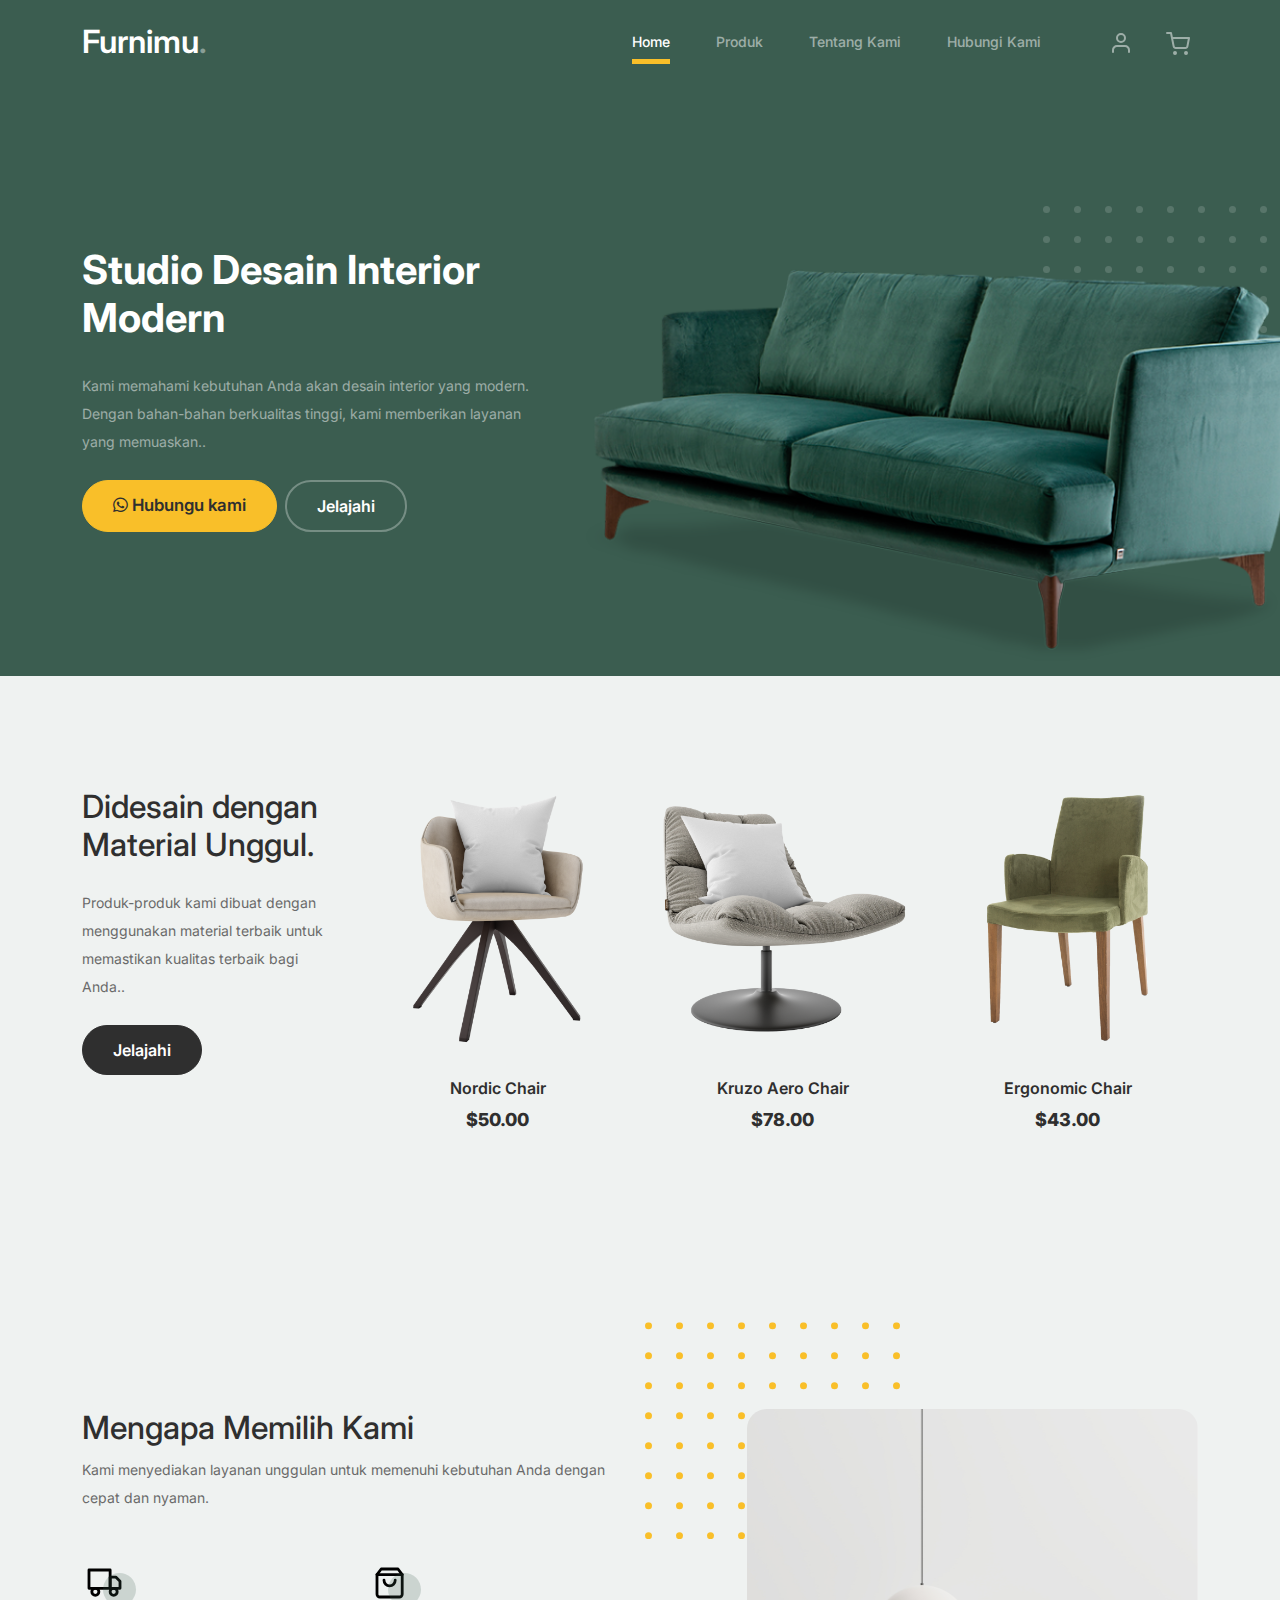
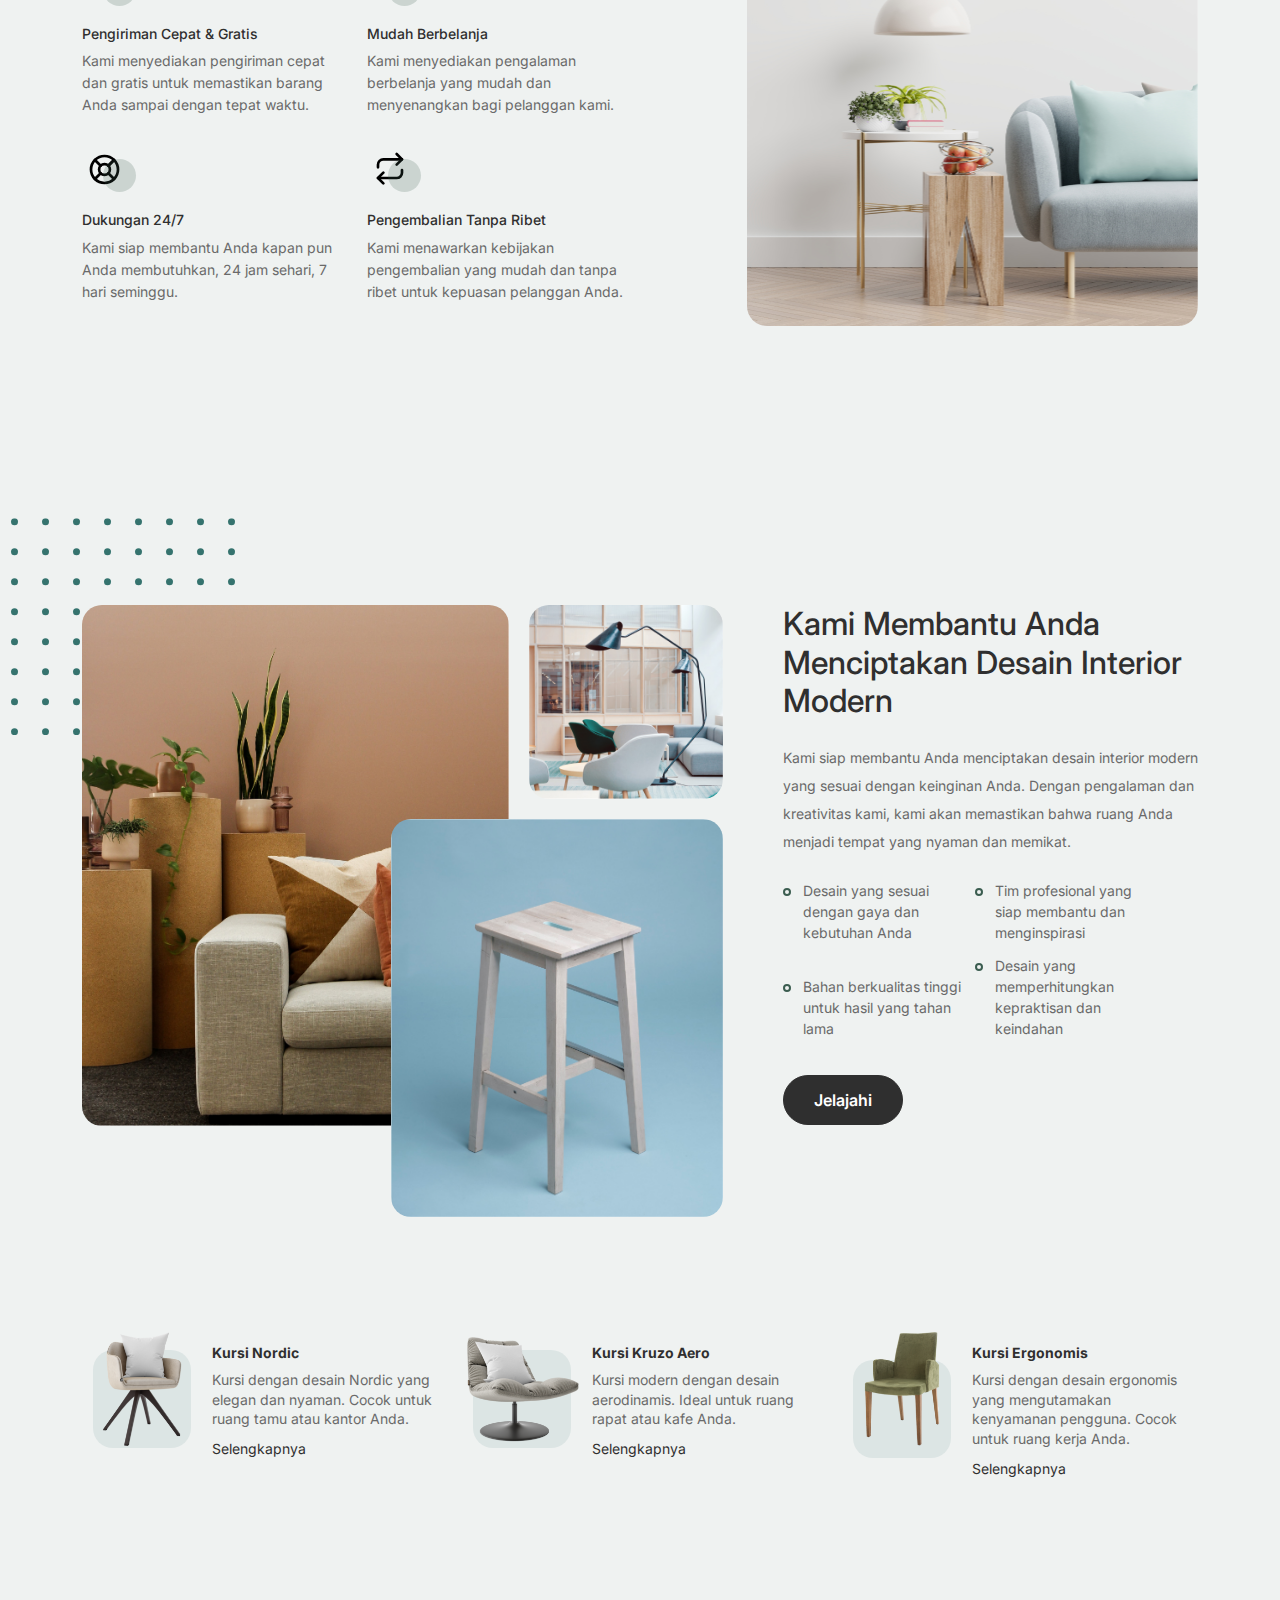
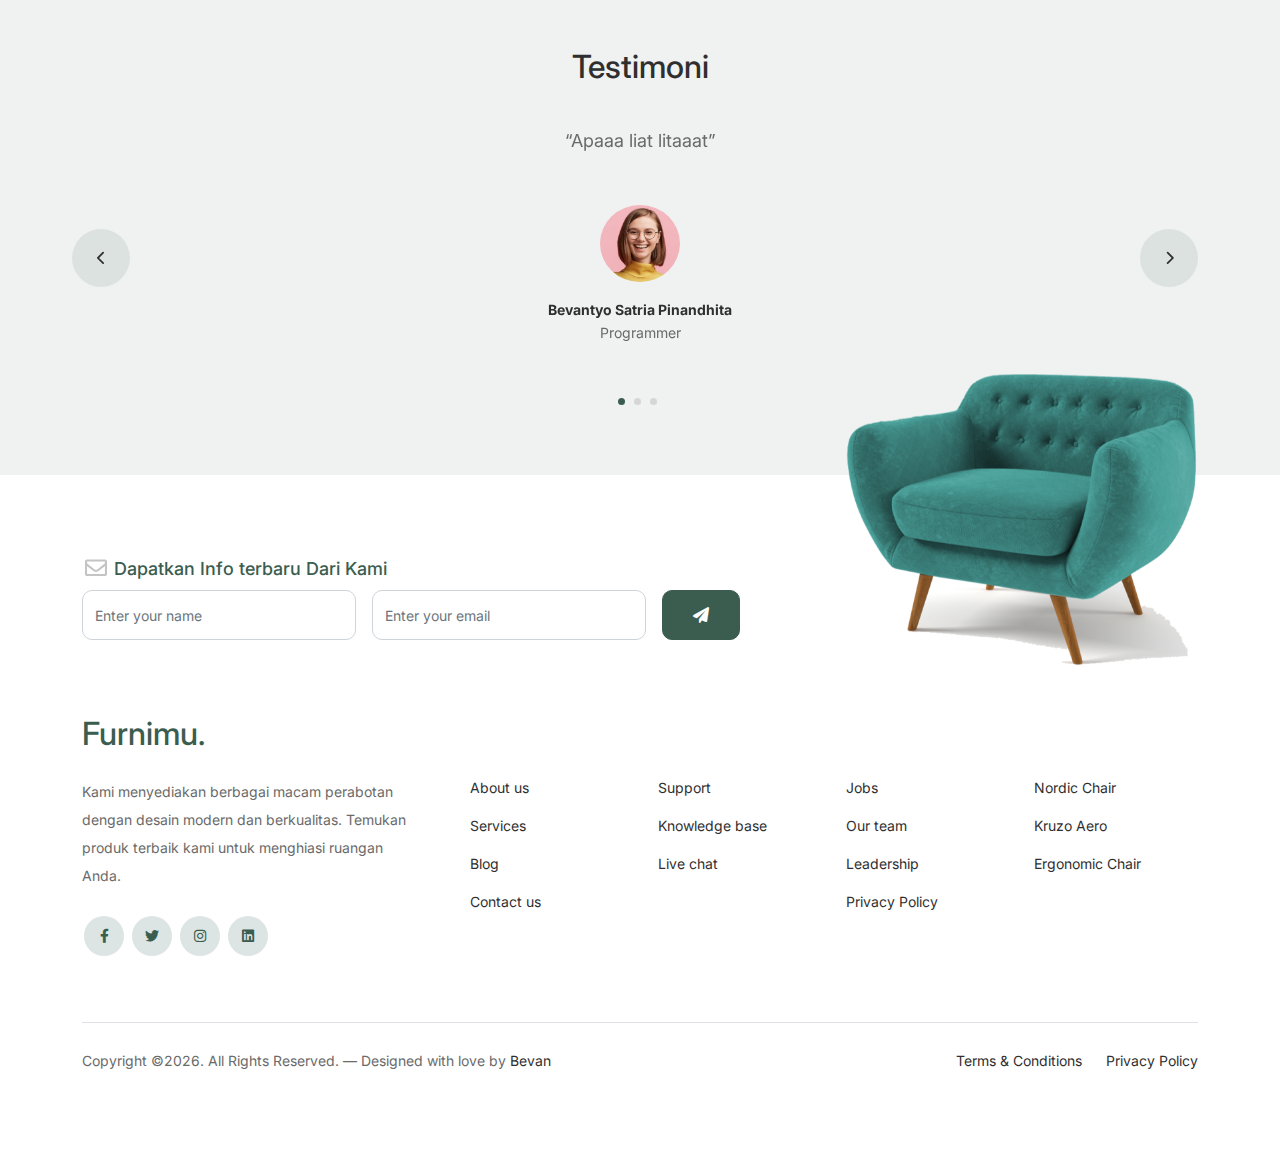
<file: index.html>
<!doctype html>
<html lang="en">
<head>
  <meta charset="utf-8">
  <meta name="viewport" content="width=device-width, initial-scale=1, shrink-to-fit=no">
  <meta name="author" content="vannn">
  <link rel="shortcut icon" href="favicon.png">

  <meta name="description" content="" />
  <meta name="keywords" content="bootstrap, bootstrap4" />

		<!-- Bootstrap CSS -->
		<link href="css/bootstrap.min.css" rel="stylesheet">
		<link href="https://cdnjs.cloudflare.com/ajax/libs/font-awesome/6.0.0-beta3/css/all.min.css" rel="stylesheet">
		<link href="css/tiny-slider.css" rel="stylesheet">
		<link href="css/style.css" rel="stylesheet">
		<title>Furnimu,Temukan Furniture terbaik untuk rumahmu </title>
	</head>

	<body>

		<!-- Start Header/Navigation -->
		<nav class="custom-navbar navbar navbar navbar-expand-md navbar-dark bg-dark" arial-label="Furni navigation bar">

			<div class="container">
				<a class="navbar-brand" href="index.html">Furnimu<span>.</span></a>

				<button class="navbar-toggler" type="button" data-bs-toggle="collapse" data-bs-target="#navbarsFurni" aria-controls="navbarsFurni" aria-expanded="false" aria-label="Toggle navigation">
					<span class="navbar-toggler-icon"></span>
				</button>

				<div class="collapse navbar-collapse" id="navbarsFurni">
					<ul class="custom-navbar-nav navbar-nav ms-auto mb-2 mb-md-0">
						<li class="nav-item active">
							<a class="nav-link" href="#">Home</a>
						</li>
						<li><a class="nav-link" href="shop.html">Produk</a></li>
						<li><a class="nav-link" href="#">Tentang Kami</a></li>
						<li><a class="nav-link" href="#">Hubungi Kami</a></li>
                        <ul class="custom-navbar-cta navbar-nav mb-2 mb-md-0 ms-5">
                            <li><a class="nav-link" href="#"><img src="images/user.svg"></a></li>
                            <li><a class="nav-link" href="cart.html"><img src="images/cart.svg"></a></li>
                        </ul>
					</ul>
				</div>
			</div>
				
		</nav>
		<!-- End Header/Navigation -->

		<!-- Start Hero Section -->
			<div class="hero">
				<div class="container">
					<div class="row justify-content-between">
						<div class="col-lg-5">
							<div class="intro-excerpt">
								<h1>Studio Desain  <span clsas="d-block">Interior Modern</span></h1>
								<p class="mb-4">
									Kami memahami kebutuhan Anda akan desain interior yang modern. Dengan bahan-bahan berkualitas tinggi, kami memberikan layanan yang memuaskan..</p>
								<p><a href="https://wa.me/6285381568989" class="btn btn-secondary me-2" style="font-size: 1.2em;"><span class="fa-brands fa-whatsapp" "></span> Hubungu kami </span></a><a href="#" class="btn btn-white-outline">Jelajahi</a></p>
							</div>
						</div>
						<div class="col-lg-7">
							<div class="hero-img-wrap">
								<img src="images/couch.png" class="img-fluid">
							</div>
						</div>
					</div>
				</div>
			</div>
		<!-- End Hero Section -->

		<!-- Start Product Section -->
		<div class="product-section">
			<div class="container">
				<div class="row">

					<!-- Start Column 1 -->
					<div class="col-md-12 col-lg-3 mb-5 mb-lg-0">
						<h2 class="mb-4 section-title">Didesain dengan Material Unggul.</h2>
						<p class="mb-4">Produk-produk kami dibuat dengan menggunakan material terbaik untuk memastikan kualitas terbaik bagi Anda.. </p>
						<p><a href="shop.html" class="btn">Jelajahi</a></p>
					</div> 
					<!-- End Column 1 -->

					<!-- Start Column 2 -->
					<div class="col-12 col-md-4 col-lg-3 mb-5 mb-md-0">
						<a class="product-item" href=" #">
							<img src="images/product-1.png" class="img-fluid product-thumbnail">
							<h3 class="product-title">Nordic Chair</h3>
							<strong class="product-price">$50.00</strong>

 
						</a>
					</div> 
					<!-- End Column 2 -->

					<!-- Start Column 3 -->
					<div class="col-12 col-md-4 col-lg-3 mb-5 mb-md-0">
						<a class="product-item" href="#">
							<img src="images/product-2.png" class="img-fluid product-thumbnail">
							<h3 class="product-title">Kruzo Aero Chair</h3>
							<strong class="product-price">$78.00</strong>

 
						</a>
					</div>
					<!-- End Column 3 -->

					<!-- Start Column 4 -->
					<div class="col-12 col-md-4 col-lg-3 mb-5 mb-md-0">
						<a class="product-item" href=" #">
							<img src="images/product-3.png" class="img-fluid product-thumbnail">
							<h3 class="product-title">Ergonomic Chair</h3>
							<strong class="product-price">$43.00</strong>

 
						</a>
					</div>
					<!-- End Column 4 -->

				</div>
			</div>
		</div>
		<!-- End Product Section -->

		<!-- Mulai Bagian Mengapa Memilih Kami -->
<div class="why-choose-section">
    <div class="container">
        <div class="row justify-content-between">
            <div class="col-lg-6">
                <h2 class="section-title">Mengapa Memilih Kami</h2>
                <p>Kami menyediakan layanan unggulan untuk memenuhi kebutuhan Anda dengan cepat dan nyaman.</p>

                <div class="row my-5">
                    <div class="col-6 col-md-6">
                        <div class="feature">
                            <div class="icon">
                                <img src="images/truck.svg" alt="Gambar" class="imf-fluid">
                            </div>
                            <h3>Pengiriman Cepat & Gratis</h3>
                            <p>Kami menyediakan pengiriman cepat dan gratis untuk memastikan barang Anda sampai dengan tepat waktu.</p>
                        </div>
                    </div>

                    <div class="col-6 col-md-6">
                        <div class="feature">
                            <div class="icon">
                                <img src="images/bag.svg" alt="Gambar" class="imf-fluid">
                            </div>
                            <h3>Mudah Berbelanja</h3>
                            <p>Kami menyediakan pengalaman berbelanja yang mudah dan menyenangkan bagi pelanggan kami.</p>
                        </div>
                    </div>

                    <div class="col-6 col-md-6">
                        <div class="feature">
                            <div class="icon">
                                <img src="images/support.svg" alt="Gambar" class="imf-fluid">
                            </div>
                            <h3>Dukungan 24/7</h3>
                            <p>Kami siap membantu Anda kapan pun Anda membutuhkan, 24 jam sehari, 7 hari seminggu.</p>
                        </div>
                    </div>

                    <div class="col-6 col-md-6">
                        <div class="feature">
                            <div class="icon">
                                <img src="images/return.svg" alt="Gambar" class="imf-fluid">
                            </div>
                            <h3>Pengembalian Tanpa Ribet</h3>
                            <p>Kami menawarkan kebijakan pengembalian yang mudah dan tanpa ribet untuk kepuasan pelanggan Anda.</p>
                        </div>
                    </div>
                </div>
            </div>

            <div class="col-lg-5">
                <div class="img-wrap">
                    <img src="images/why-choose-us-img.jpg" alt="Gambar" class="img-fluid">
                </div>
            </div>
        </div>
    </div>
</div>
<!-- Akhir Bagian Mengapa Memilih Kami -->

<!-- Mulai Bagian Kami Membantu -->
<div class="we-help-section">
    <div class="container">
        <div class="row justify-content-between">
            <div class="col-lg-7 mb-5 mb-lg-0">
                <div class="imgs-grid">
                    <div class="grid grid-1"><img src="images/img-grid-1.jpg" alt="Untree.co"></div>
                    <div class="grid grid-2"><img src="images/img-grid-2.jpg" alt="Untree.co"></div>
                    <div class="grid grid-3"><img src="images/img-grid-3.jpg" alt="Untree.co"></div>
                </div>
            </div>
            <div class="col-lg-5 ps-lg-5">
                <h2 class="section-title mb-4">Kami Membantu Anda Menciptakan Desain Interior Modern</h2>
                <p>Kami siap membantu Anda menciptakan desain interior modern yang sesuai dengan keinginan Anda. Dengan pengalaman dan kreativitas kami, kami akan memastikan bahwa ruang Anda menjadi tempat yang nyaman dan memikat.</p>

                <ul class="list-unstyled custom-list my-4">
                    <li>Desain yang sesuai dengan gaya dan kebutuhan Anda</li>
                    <li>Tim profesional yang siap membantu dan menginspirasi</li>
                    <li>Bahan berkualitas tinggi untuk hasil yang tahan lama</li>
                    <li>Desain yang memperhitungkan kepraktisan dan keindahan</li>
                </ul>
                <p><a href="#" class="btn">Jelajahi</a></p>
            </div>
        </div>
    </div>
</div>
<!-- Akhir Bagian Kami Membantu -->


		<!-- Mulai Bagian Produk Populer -->
<div class="popular-product">
    <div class="container">
        <div class="row">

            <div class="col-12 col-md-6 col-lg-4 mb-4 mb-lg-0">
                <div class="product-item-sm d-flex">
                    <div class="thumbnail">
                        <img src="images/product-1.png" alt="Gambar" class="img-fluid">
                    </div>
                    <div class="pt-3">
                        <h3>Kursi Nordic</h3>
                        <p>Kursi dengan desain Nordic yang elegan dan nyaman. Cocok untuk ruang tamu atau kantor Anda.</p>
                        <p><a href="#">Selengkapnya</a></p>
                    </div>
                </div>
            </div>

            <div class="col-12 col-md-6 col-lg-4 mb-4 mb-lg-0">
                <div class="product-item-sm d-flex">
                    <div class="thumbnail">
                        <img src="images/product-2.png" alt="Gambar" class="img-fluid">
                    </div>
                    <div class="pt-3">
                        <h3>Kursi Kruzo Aero</h3>
                        <p>Kursi modern dengan desain aerodinamis. Ideal untuk ruang rapat atau kafe Anda.</p>
                        <p><a href="#">Selengkapnya</a></p>
                    </div>
                </div>
            </div>

            <div class="col-12 col-md-6 col-lg-4 mb-4 mb-lg-0">
                <div class="product-item-sm d-flex">
                    <div class="thumbnail">
                        <img src="images/product-3.png" alt="Gambar" class="img-fluid">
                    </div>
                    <div class="pt-3">
                        <h3>Kursi Ergonomis</h3>
                        <p>Kursi dengan desain ergonomis yang mengutamakan kenyamanan pengguna. Cocok untuk ruang kerja Anda.</p>
                        <p><a href="#">Selengkapnya</a></p>
                    </div>
                </div>
            </div>

        </div>
    </div>
</div>
<!-- Akhir Bagian Produk Populer -->
<!-- Mulai Bagian Slider Testimoni -->
<div class="testimonial-section">
    <div class="container">
        <div class="row">
            <div class="col-lg-7 mx-auto text-center">
                <h2 class="section-title">Testimoni</h2>
            </div>
        </div>

        <div class="row justify-content-center">
            <div class="col-lg-12">
                <div class="testimonial-slider-wrap text-center">

                    <div id="testimonial-nav">
                        <span class="prev" data-controls="prev"><span class="fa fa-chevron-left"></span></span>
                        <span class="next" data-controls="next"><span class="fa fa-chevron-right"></span></span>
                    </div>

                    <div class="testimonial-slider">
                        <!-- Testimoni 1 -->
                        <div class="item">
                            <div class="row justify-content-center">
                                <div class="col-lg-8 mx-auto">
                                    <div class="testimonial-block text-center">
                                        <blockquote class="mb-5">
                                            <p>&ldquo;Apaaa liat litaaat&rdquo;</p>
                                        </blockquote>
                                        <div class="author-info">
                                            <div class="author-pic">
                                                <img src="images/person-1.png" alt="Nama Orang" class="img-fluid">
                                            </div>
                                            <h3 class="font-weight-bold">Bevantyo Satria Pinandhita</h3>
                                            <span class="position d-block mb-3">Programmer</span>
                                        </div>
                                    </div>
                                </div>
                            </div>
                        </div>
                        <!-- Akhir Testimoni 1 -->

                        <!-- Testimoni 2 -->
                        <div class="item">
                            <div class="row justify-content-center">
                                <div class="col-lg-8 mx-auto">
                                    <div class="testimonial-block text-center">
                                        <blockquote class="mb-5">
                                            <p>&ldquo;Helo&rdquo;</p>
                                        </blockquote>
                                        <div class="author-info">
                                            <div class="author-pic">
                                                <img src="images/person-1.png" alt="Nama Orang" class="img-fluid">
                                            </div>
                                            <h3 class="font-weight-bold">Naufal Tafindya Putra</h3>
                                            <span class="position d-block mb-3">Budak</span>
                                        </div>
                                    </div>
                                </div>
                            </div>
                        </div>
                        <!-- Akhir Testimoni 2 -->
						
                        <!-- Testimoni 2 -->
                        <div class="item">
                            <div class="row justify-content-center">
                                <div class="col-lg-8 mx-auto">
                                    <div class="testimonial-block text-center">
                                        <blockquote class="mb-5">
                                            <p>&ldquo;Hai&rdquo;</p>
                                        </blockquote>
                                        <div class="author-info">
                                            <div class="author-pic">
                                                <img src="images/person-1.png" alt="Nama Orang" class="img-fluid">
                                            </div>
                                            <h3 class="font-weight-bold">Yasita Nursiva</h3>
                                            <span class="position d-block mb-3">Hamba Sahaya</span>
                                        </div>
                                    </div>
                                </div>
                            </div>
                        </div>
                        <!-- Testimoni 3 dan seterusnya -->
                        <!-- Masukkan testimoni tambahan di sini sesuai kebutuhan -->

                    </div>

                </div>
            </div>
        </div>
    </div>
</div>
<!-- Akhir Bagian Slider Testimoni -->



		<!-- Start Footer Section -->
		<footer class="footer-section">
			<div class="container relative">

				<div class="sofa-img">
					<img src="images/sofa.png" alt="Image" class="img-fluid">
				</div>

				<div class="row">
					<div class="col-lg-8">
						<div class="subscription-form">
							<h3 class="d-flex align-items-center"><span class="me-1"><img src="images/envelope-outline.svg" alt="Image" class="img-fluid"></span><span>Dapatkan Info terbaru Dari Kami</span></h3>

							<form action="#" class="row g-3">
								<div class="col-auto">
									<input type="text" class="form-control" placeholder="Enter your name">
								</div>
								<div class="col-auto">
									<input type="email" class="form-control" placeholder="Enter your email">
								</div>
								<div class="col-auto">
									<button class="btn btn-primary">
										<span class="fa fa-paper-plane"></span>
									</button>
								</div>
							</form>

						</div>
					</div>
				</div>
				<div class="row g-5 mb-5">
					<div class="col-lg-4">
						<div class="mb-4 footer-logo-wrap"><a href="#" class="footer-logo">Furnimu<span>.</span></a></div>
						<p class="mb-4">Kami menyediakan berbagai macam perabotan dengan desain modern dan berkualitas. Temukan produk terbaik kami untuk menghiasi ruangan Anda.</p>
		
						<ul class="list-unstyled custom-social">
							<li><a href="#"><span class="fa fa-brands fa-facebook-f"></span></a></li>
							<li><a href="#"><span class="fa fa-brands fa-twitter"></span></a></li>
							<li><a href="#"><span class="fa fa-brands fa-instagram"></span></a></li>
							<li><a href="#"><span class="fa fa-brands fa-linkedin"></span></a></li>
						</ul>
					</div>

					<div class="col-lg-8">
						<div class="row links-wrap">
							<div class="col-6 col-sm-6 col-md-3">
								<ul class="list-unstyled">
									<li><a href="#">About us</a></li>
									<li><a href="#">Services</a></li>
									<li><a href="#">Blog</a></li>
									<li><a href="#">Contact us</a></li>
								</ul>
							</div>

							<div class="col-6 col-sm-6 col-md-3">
								<ul class="list-unstyled">
									<li><a href="#">Support</a></li>
									<li><a href="#">Knowledge base</a></li>
									<li><a href="#">Live chat</a></li>
								</ul>
							</div>

							<div class="col-6 col-sm-6 col-md-3">
								<ul class="list-unstyled">
									<li><a href="#">Jobs</a></li>
									<li><a href="#">Our team</a></li>
									<li><a href="#">Leadership</a></li>
									<li><a href="#">Privacy Policy</a></li>
								</ul>
							</div>

							<div class="col-6 col-sm-6 col-md-3">
								<ul class="list-unstyled">
									<li><a href="#">Nordic Chair</a></li>
									<li><a href="#">Kruzo Aero</a></li>
									<li><a href="#">Ergonomic Chair</a></li>
								</ul>
							</div>
						</div>
					</div>

				</div>

				<div class="border-top copyright">
					<div class="row pt-4">
						<div class="col-lg-6">
							<p class="mb-2 text-center text-lg-start">Copyright &copy;<script>document.write(new Date().getFullYear());</script>. All Rights Reserved. &mdash; Designed with love by <a href="https://untree.co">Bevan</a> <!-- License information: https://untree.co/license/ -->
            </p>
						</div>

						<div class="col-lg-6 text-center text-lg-end">
							<ul class="list-unstyled d-inline-flex ms-auto">
								<li class="me-4"><a href="#">Terms &amp; Conditions</a></li>
								<li><a href="#">Privacy Policy</a></li>
							</ul>
						</div>

					</div>
				</div>

			</div>
		</footer>
		<!-- End Footer Section -->	


		<script src="js/bootstrap.bundle.min.js"></script>
		<script src="js/tiny-slider.js"></script>
		<script src="js/custom.js"></script>
	</body>

</html>
</file>
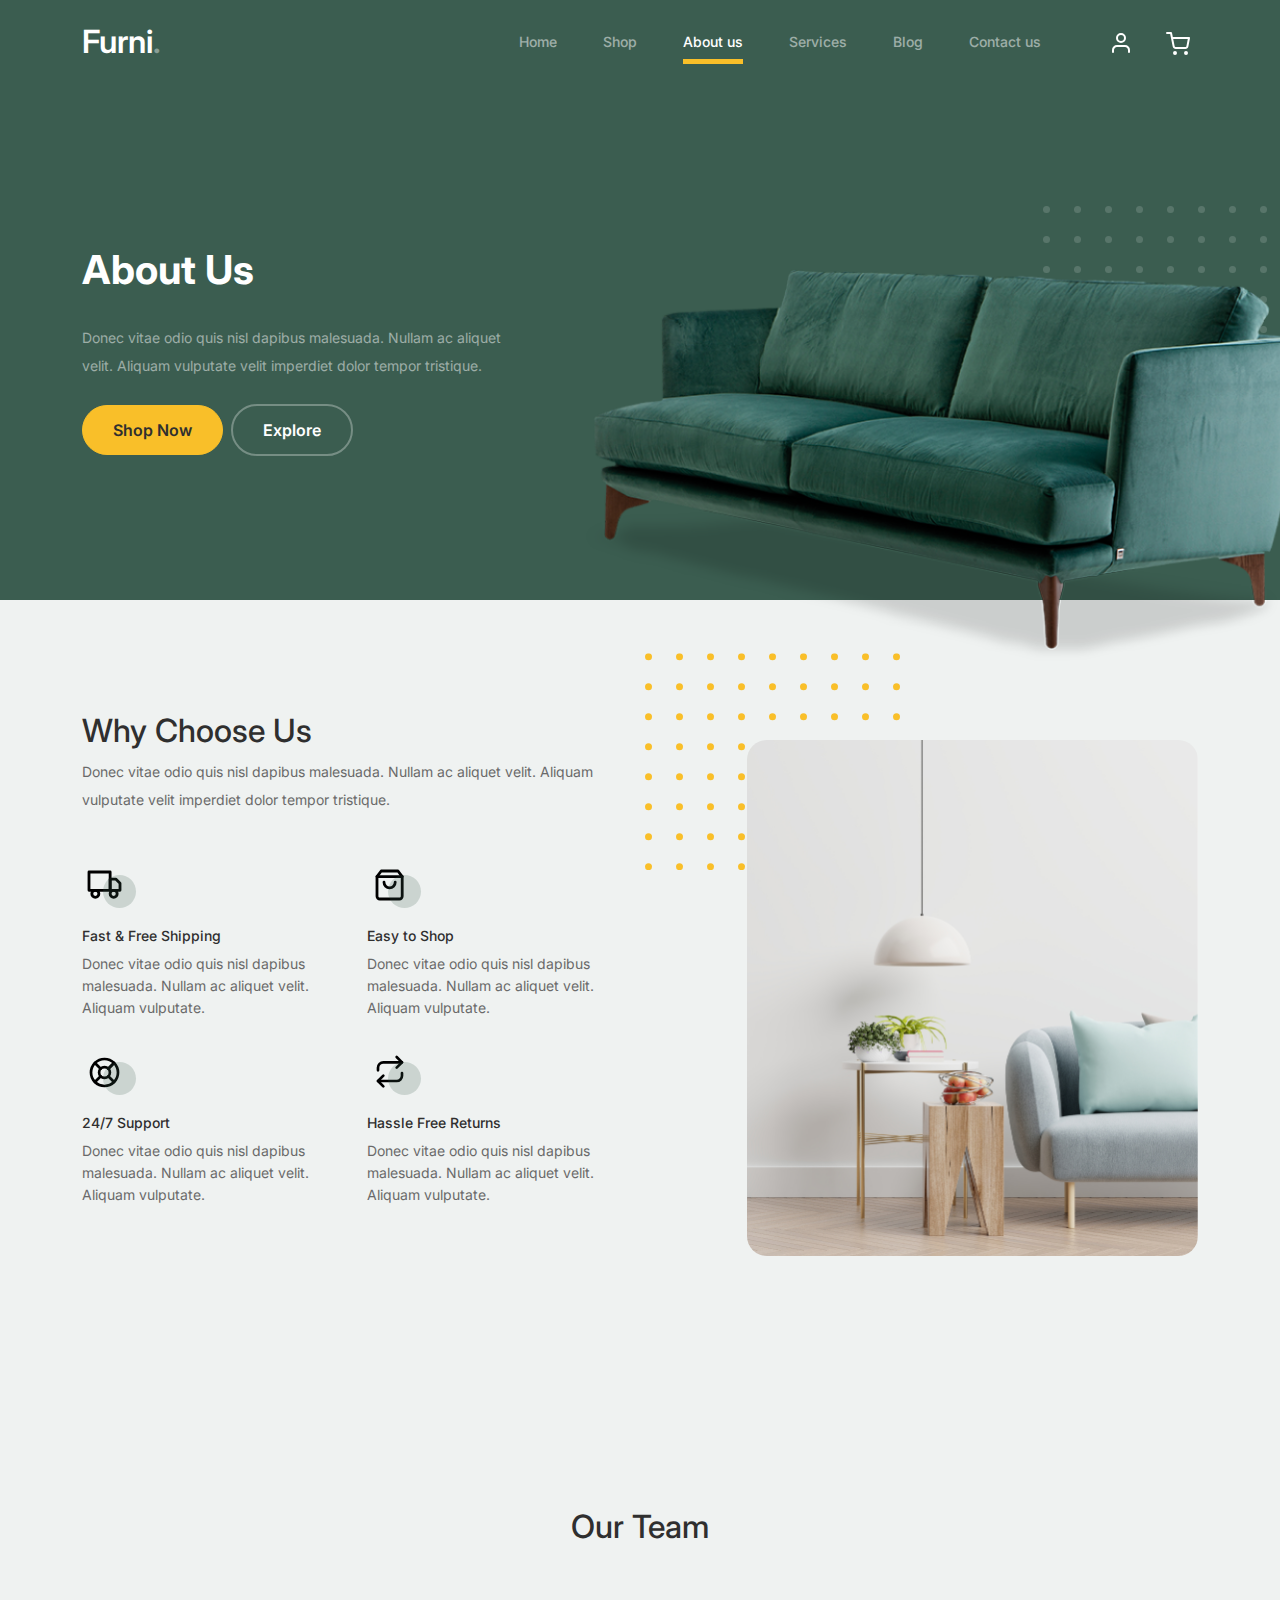
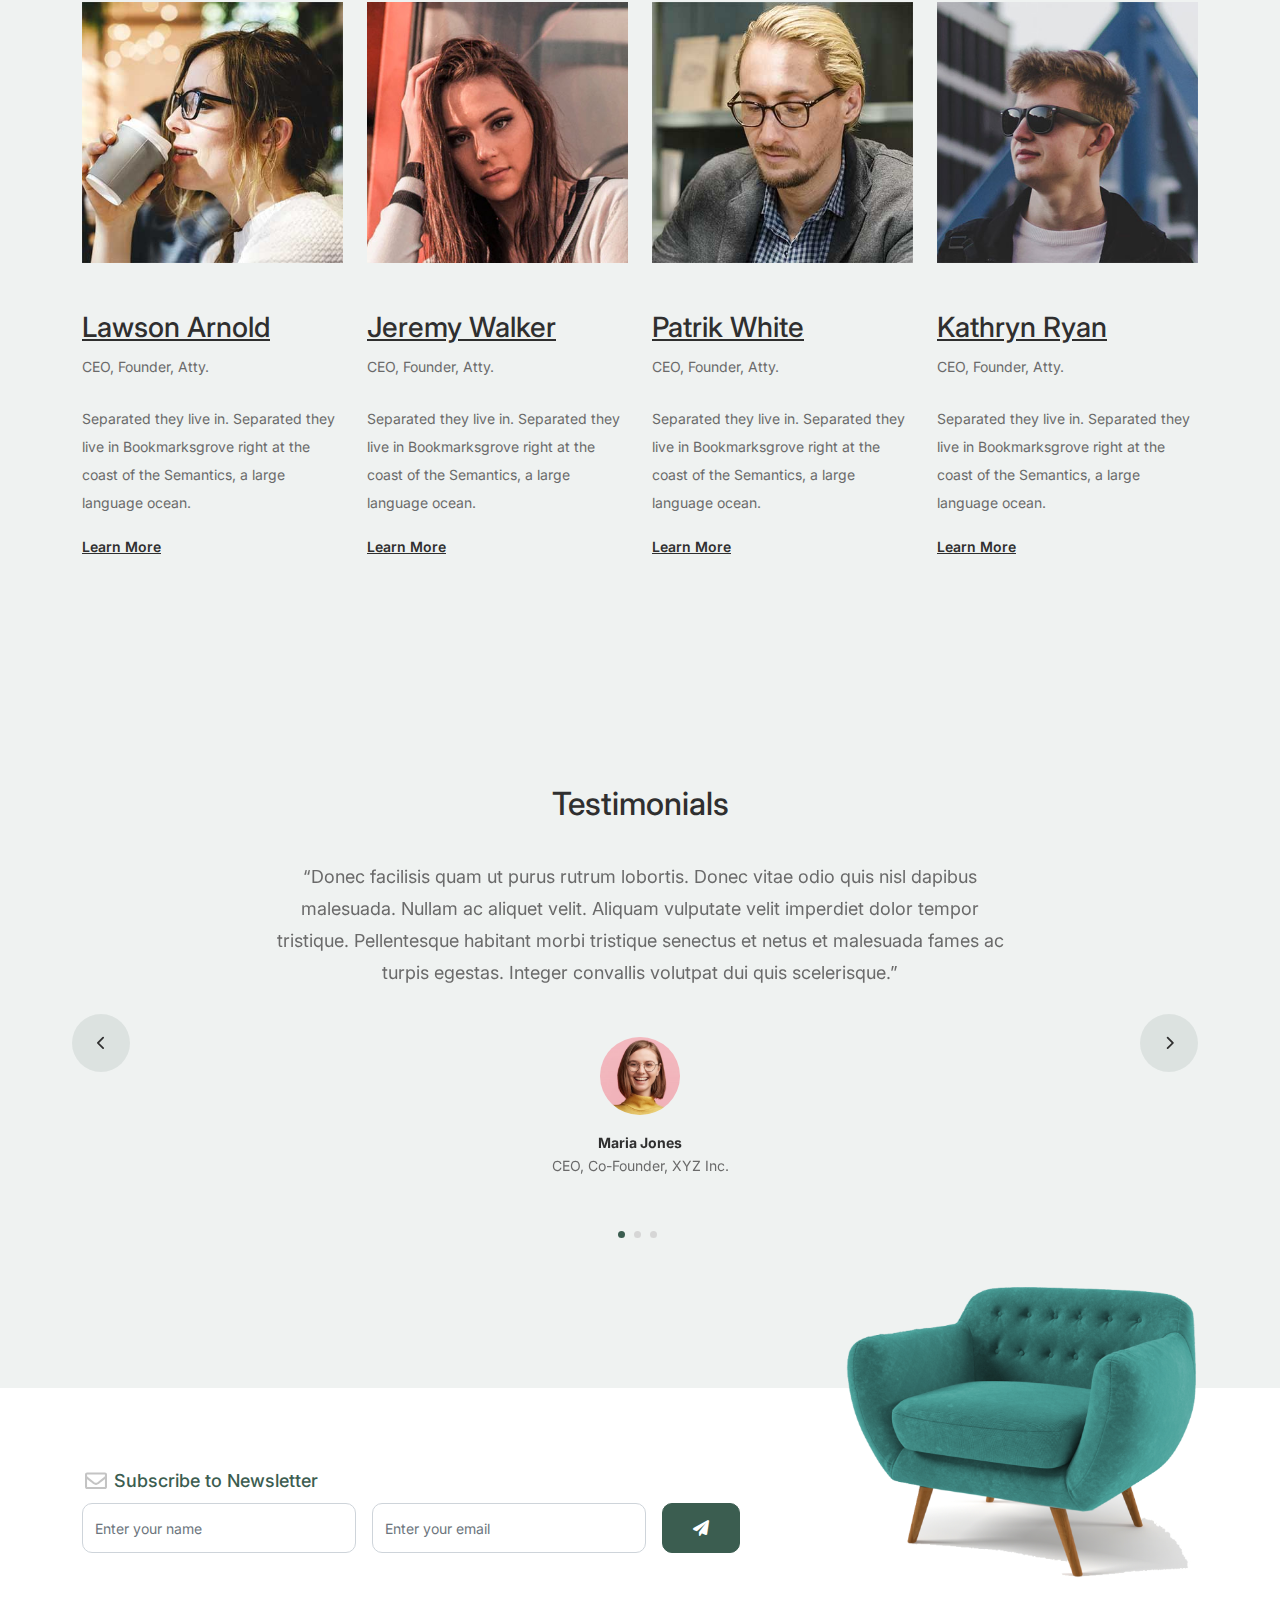
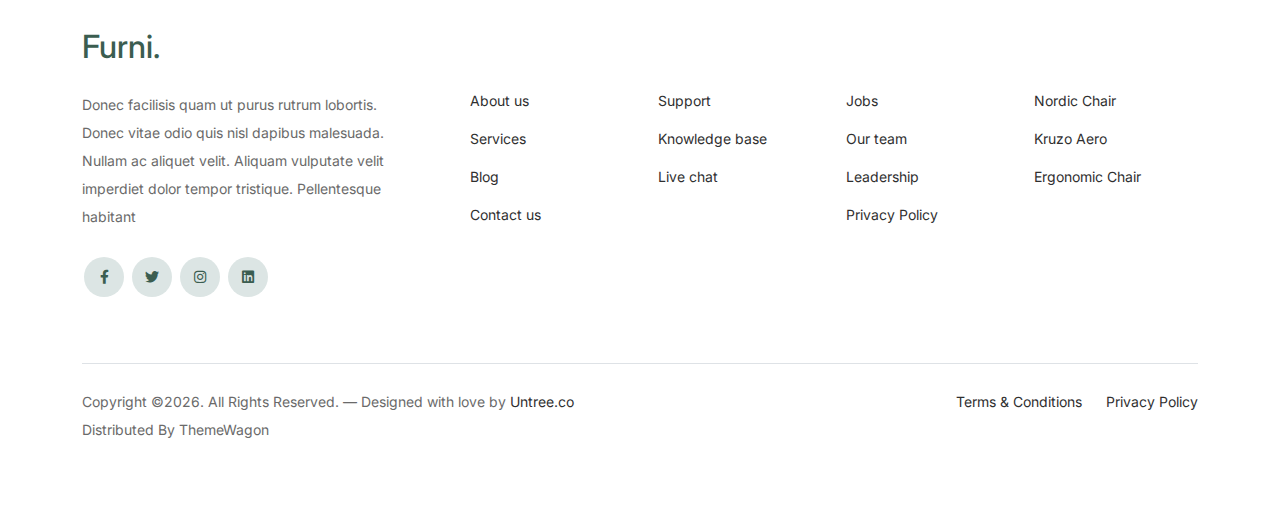
<file: about.html>
<!-- /*
* Bootstrap 5
* Template Name: Furni
* Template Author: Untree.co
* Template URI: https://untree.co/
* License: https://creativecommons.org/licenses/by/3.0/
*/ -->
<!doctype html>
<html lang="en">
<head>
  <meta charset="utf-8">
  <meta name="viewport" content="width=device-width, initial-scale=1, shrink-to-fit=no">
  <meta name="author" content="Untree.co">
  <link rel="shortcut icon" href="favicon.png">

  <meta name="description" content="" />
  <meta name="keywords" content="bootstrap, bootstrap4" />

		<!-- Bootstrap CSS -->
		<link href="css/bootstrap.min.css" rel="stylesheet">
		<link href="https://cdnjs.cloudflare.com/ajax/libs/font-awesome/6.0.0-beta3/css/all.min.css" rel="stylesheet">
		<link href="css/tiny-slider.css" rel="stylesheet">
		<link href="css/style.css" rel="stylesheet">
		<title>Furni Free Bootstrap 5 Template for Furniture and Interior Design Websites by Untree.co </title>
	</head>

	<body>

		<!-- Start Header/Navigation -->
		<nav class="custom-navbar navbar navbar navbar-expand-md navbar-dark bg-dark" arial-label="Furni navigation bar">

			<div class="container">
				<a class="navbar-brand" href="index.html">Furni<span>.</span></a>

				<button class="navbar-toggler" type="button" data-bs-toggle="collapse" data-bs-target="#navbarsFurni" aria-controls="navbarsFurni" aria-expanded="false" aria-label="Toggle navigation">
					<span class="navbar-toggler-icon"></span>
				</button>

				<div class="collapse navbar-collapse" id="navbarsFurni">
					<ul class="custom-navbar-nav navbar-nav ms-auto mb-2 mb-md-0">
						<li class="nav-item ">
							<a class="nav-link" href="index.html">Home</a>
						</li>
						<li><a class="nav-link" href="shop.html">Shop</a></li>
						<li class="active"><a class="nav-link" href="about.html">About us</a></li>
						<li><a class="nav-link" href="services.html">Services</a></li>
						<li><a class="nav-link" href="blog.html">Blog</a></li>
						<li><a class="nav-link" href="contact.html">Contact us</a></li>
					</ul>

					<ul class="custom-navbar-cta navbar-nav mb-2 mb-md-0 ms-5">
						<li><a class="nav-link" href="#"><img src="images/user.svg"></a></li>
						<li><a class="nav-link" href="cart.html"><img src="images/cart.svg"></a></li>
					</ul>
				</div>
			</div>
				
		</nav>
		<!-- End Header/Navigation -->

		<!-- Start Hero Section -->
			<div class="hero">
				<div class="container">
					<div class="row justify-content-between">
						<div class="col-lg-5">
							<div class="intro-excerpt">
								<h1>About Us</h1>
								<p class="mb-4">Donec vitae odio quis nisl dapibus malesuada. Nullam ac aliquet velit. Aliquam vulputate velit imperdiet dolor tempor tristique.</p>
								<p><a href="" class="btn btn-secondary me-2">Shop Now</a><a href="#" class="btn btn-white-outline">Explore</a></p>
							</div>
						</div>
						<div class="col-lg-7">
							<div class="hero-img-wrap">
								<img src="images/couch.png" class="img-fluid">
							</div>
						</div>
					</div>
				</div>
			</div>
		<!-- End Hero Section -->

		

		<!-- Start Why Choose Us Section -->
		<div class="why-choose-section">
			<div class="container">
				<div class="row justify-content-between align-items-center">
					<div class="col-lg-6">
						<h2 class="section-title">Why Choose Us</h2>
						<p>Donec vitae odio quis nisl dapibus malesuada. Nullam ac aliquet velit. Aliquam vulputate velit imperdiet dolor tempor tristique.</p>

						<div class="row my-5">
							<div class="col-6 col-md-6">
								<div class="feature">
									<div class="icon">
										<img src="images/truck.svg" alt="Image" class="imf-fluid">
									</div>
									<h3>Fast &amp; Free Shipping</h3>
									<p>Donec vitae odio quis nisl dapibus malesuada. Nullam ac aliquet velit. Aliquam vulputate.</p>
								</div>
							</div>

							<div class="col-6 col-md-6">
								<div class="feature">
									<div class="icon">
										<img src="images/bag.svg" alt="Image" class="imf-fluid">
									</div>
									<h3>Easy to Shop</h3>
									<p>Donec vitae odio quis nisl dapibus malesuada. Nullam ac aliquet velit. Aliquam vulputate.</p>
								</div>
							</div>

							<div class="col-6 col-md-6">
								<div class="feature">
									<div class="icon">
										<img src="images/support.svg" alt="Image" class="imf-fluid">
									</div>
									<h3>24/7 Support</h3>
									<p>Donec vitae odio quis nisl dapibus malesuada. Nullam ac aliquet velit. Aliquam vulputate.</p>
								</div>
							</div>

							<div class="col-6 col-md-6">
								<div class="feature">
									<div class="icon">
										<img src="images/return.svg" alt="Image" class="imf-fluid">
									</div>
									<h3>Hassle Free Returns</h3>
									<p>Donec vitae odio quis nisl dapibus malesuada. Nullam ac aliquet velit. Aliquam vulputate.</p>
								</div>
							</div>

						</div>
					</div>

					<div class="col-lg-5">
						<div class="img-wrap">
							<img src="images/why-choose-us-img.jpg" alt="Image" class="img-fluid">
						</div>
					</div>

				</div>
			</div>
		</div>
		<!-- End Why Choose Us Section -->

		<!-- Start Team Section -->
		<div class="untree_co-section">
			<div class="container">

				<div class="row mb-5">
					<div class="col-lg-5 mx-auto text-center">
						<h2 class="section-title">Our Team</h2>
					</div>
				</div>

				<div class="row">

					<!-- Start Column 1 -->
					<div class="col-12 col-md-6 col-lg-3 mb-5 mb-md-0">
						<img src="images/person_1.jpg" class="img-fluid mb-5">
						<h3 clas><a href="#"><span class="">Lawson</span> Arnold</a></h3>
            <span class="d-block position mb-4">CEO, Founder, Atty.</span>
            <p>Separated they live in.
            Separated they live in Bookmarksgrove right at the coast of the Semantics, a large language ocean.</p>
            <p class="mb-0"><a href="#" class="more dark">Learn More <span class="icon-arrow_forward"></span></a></p>
					</div> 
					<!-- End Column 1 -->

					<!-- Start Column 2 -->
					<div class="col-12 col-md-6 col-lg-3 mb-5 mb-md-0">
						<img src="images/person_2.jpg" class="img-fluid mb-5">

						<h3 clas><a href="#"><span class="">Jeremy</span> Walker</a></h3>
            <span class="d-block position mb-4">CEO, Founder, Atty.</span>
            <p>Separated they live in.
            Separated they live in Bookmarksgrove right at the coast of the Semantics, a large language ocean.</p>
            <p class="mb-0"><a href="#" class="more dark">Learn More <span class="icon-arrow_forward"></span></a></p>

					</div> 
					<!-- End Column 2 -->

					<!-- Start Column 3 -->
					<div class="col-12 col-md-6 col-lg-3 mb-5 mb-md-0">
						<img src="images/person_3.jpg" class="img-fluid mb-5">
						<h3 clas><a href="#"><span class="">Patrik</span> White</a></h3>
            <span class="d-block position mb-4">CEO, Founder, Atty.</span>
            <p>Separated they live in.
            Separated they live in Bookmarksgrove right at the coast of the Semantics, a large language ocean.</p>
            <p class="mb-0"><a href="#" class="more dark">Learn More <span class="icon-arrow_forward"></span></a></p>
					</div> 
					<!-- End Column 3 -->

					<!-- Start Column 4 -->
					<div class="col-12 col-md-6 col-lg-3 mb-5 mb-md-0">
						<img src="images/person_4.jpg" class="img-fluid mb-5">

						<h3 clas><a href="#"><span class="">Kathryn</span> Ryan</a></h3>
            <span class="d-block position mb-4">CEO, Founder, Atty.</span>
            <p>Separated they live in.
            Separated they live in Bookmarksgrove right at the coast of the Semantics, a large language ocean.</p>
            <p class="mb-0"><a href="#" class="more dark">Learn More <span class="icon-arrow_forward"></span></a></p>

          
					</div> 
					<!-- End Column 4 -->

					

				</div>
			</div>
		</div>
		<!-- End Team Section -->

		

		<!-- Start Testimonial Slider -->
		<div class="testimonial-section before-footer-section">
			<div class="container">
				<div class="row">
					<div class="col-lg-7 mx-auto text-center">
						<h2 class="section-title">Testimonials</h2>
					</div>
				</div>

				<div class="row justify-content-center">
					<div class="col-lg-12">
						<div class="testimonial-slider-wrap text-center">

							<div id="testimonial-nav">
								<span class="prev" data-controls="prev"><span class="fa fa-chevron-left"></span></span>
								<span class="next" data-controls="next"><span class="fa fa-chevron-right"></span></span>
							</div>

							<div class="testimonial-slider">
								
								<div class="item">
									<div class="row justify-content-center">
										<div class="col-lg-8 mx-auto">

											<div class="testimonial-block text-center">
												<blockquote class="mb-5">
													<p>&ldquo;Donec facilisis quam ut purus rutrum lobortis. Donec vitae odio quis nisl dapibus malesuada. Nullam ac aliquet velit. Aliquam vulputate velit imperdiet dolor tempor tristique. Pellentesque habitant morbi tristique senectus et netus et malesuada fames ac turpis egestas. Integer convallis volutpat dui quis scelerisque.&rdquo;</p>
												</blockquote>

												<div class="author-info">
													<div class="author-pic">
														<img src="images/person-1.png" alt="Maria Jones" class="img-fluid">
													</div>
													<h3 class="font-weight-bold">Maria Jones</h3>
													<span class="position d-block mb-3">CEO, Co-Founder, XYZ Inc.</span>
												</div>
											</div>

										</div>
									</div>
								</div> 
								<!-- END item -->

								<div class="item">
									<div class="row justify-content-center">
										<div class="col-lg-8 mx-auto">

											<div class="testimonial-block text-center">
												<blockquote class="mb-5">
													<p>&ldquo;Donec facilisis quam ut purus rutrum lobortis. Donec vitae odio quis nisl dapibus malesuada. Nullam ac aliquet velit. Aliquam vulputate velit imperdiet dolor tempor tristique. Pellentesque habitant morbi tristique senectus et netus et malesuada fames ac turpis egestas. Integer convallis volutpat dui quis scelerisque.&rdquo;</p>
												</blockquote>

												<div class="author-info">
													<div class="author-pic">
														<img src="images/person-1.png" alt="Maria Jones" class="img-fluid">
													</div>
													<h3 class="font-weight-bold">Maria Jones</h3>
													<span class="position d-block mb-3">CEO, Co-Founder, XYZ Inc.</span>
												</div>
											</div>

										</div>
									</div>
								</div> 
								<!-- END item -->

								<div class="item">
									<div class="row justify-content-center">
										<div class="col-lg-8 mx-auto">

											<div class="testimonial-block text-center">
												<blockquote class="mb-5">
													<p>&ldquo;Donec facilisis quam ut purus rutrum lobortis. Donec vitae odio quis nisl dapibus malesuada. Nullam ac aliquet velit. Aliquam vulputate velit imperdiet dolor tempor tristique. Pellentesque habitant morbi tristique senectus et netus et malesuada fames ac turpis egestas. Integer convallis volutpat dui quis scelerisque.&rdquo;</p>
												</blockquote>

												<div class="author-info">
													<div class="author-pic">
														<img src="images/person-1.png" alt="Maria Jones" class="img-fluid">
													</div>
													<h3 class="font-weight-bold">Maria Jones</h3>
													<span class="position d-block mb-3">CEO, Co-Founder, XYZ Inc.</span>
												</div>
											</div>

										</div>
									</div>
								</div> 
								<!-- END item -->

							</div>

						</div>
					</div>
				</div>
			</div>
		</div>
		<!-- End Testimonial Slider -->

		

		<!-- Start Footer Section -->
		<footer class="footer-section">
			<div class="container relative">

				<div class="sofa-img">
					<img src="images/sofa.png" alt="Image" class="img-fluid">
				</div>

				<div class="row">
					<div class="col-lg-8">
						<div class="subscription-form">
							<h3 class="d-flex align-items-center"><span class="me-1"><img src="images/envelope-outline.svg" alt="Image" class="img-fluid"></span><span>Subscribe to Newsletter</span></h3>

							<form action="#" class="row g-3">
								<div class="col-auto">
									<input type="text" class="form-control" placeholder="Enter your name">
								</div>
								<div class="col-auto">
									<input type="email" class="form-control" placeholder="Enter your email">
								</div>
								<div class="col-auto">
									<button class="btn btn-primary">
										<span class="fa fa-paper-plane"></span>
									</button>
								</div>
							</form>

						</div>
					</div>
				</div>

				<div class="row g-5 mb-5">
					<div class="col-lg-4">
						<div class="mb-4 footer-logo-wrap"><a href="#" class="footer-logo">Furni<span>.</span></a></div>
						<p class="mb-4">Donec facilisis quam ut purus rutrum lobortis. Donec vitae odio quis nisl dapibus malesuada. Nullam ac aliquet velit. Aliquam vulputate velit imperdiet dolor tempor tristique. Pellentesque habitant</p>

						<ul class="list-unstyled custom-social">
							<li><a href="#"><span class="fa fa-brands fa-facebook-f"></span></a></li>
							<li><a href="#"><span class="fa fa-brands fa-twitter"></span></a></li>
							<li><a href="#"><span class="fa fa-brands fa-instagram"></span></a></li>
							<li><a href="#"><span class="fa fa-brands fa-linkedin"></span></a></li>
						</ul>
					</div>

					<div class="col-lg-8">
						<div class="row links-wrap">
							<div class="col-6 col-sm-6 col-md-3">
								<ul class="list-unstyled">
									<li><a href="#">About us</a></li>
									<li><a href="#">Services</a></li>
									<li><a href="#">Blog</a></li>
									<li><a href="#">Contact us</a></li>
								</ul>
							</div>

							<div class="col-6 col-sm-6 col-md-3">
								<ul class="list-unstyled">
									<li><a href="#">Support</a></li>
									<li><a href="#">Knowledge base</a></li>
									<li><a href="#">Live chat</a></li>
								</ul>
							</div>

							<div class="col-6 col-sm-6 col-md-3">
								<ul class="list-unstyled">
									<li><a href="#">Jobs</a></li>
									<li><a href="#">Our team</a></li>
									<li><a href="#">Leadership</a></li>
									<li><a href="#">Privacy Policy</a></li>
								</ul>
							</div>

							<div class="col-6 col-sm-6 col-md-3">
								<ul class="list-unstyled">
									<li><a href="#">Nordic Chair</a></li>
									<li><a href="#">Kruzo Aero</a></li>
									<li><a href="#">Ergonomic Chair</a></li>
								</ul>
							</div>
						</div>
					</div>

				</div>

				<div class="border-top copyright">
					<div class="row pt-4">
						<div class="col-lg-6">
							<p class="mb-2 text-center text-lg-start">Copyright &copy;<script>document.write(new Date().getFullYear());</script>. All Rights Reserved. &mdash; Designed with love by <a href="https://untree.co">Untree.co</a> Distributed By <a hreff="https://themewagon.com">ThemeWagon</a>  <!-- License information: https://untree.co/license/ -->
            </p>
						</div>

						<div class="col-lg-6 text-center text-lg-end">
							<ul class="list-unstyled d-inline-flex ms-auto">
								<li class="me-4"><a href="#">Terms &amp; Conditions</a></li>
								<li><a href="#">Privacy Policy</a></li>
							</ul>
						</div>

					</div>
				</div>

			</div>
		</footer>
		<!-- End Footer Section -->	


		<script src="js/bootstrap.bundle.min.js"></script>
		<script src="js/tiny-slider.js"></script>
		<script src="js/custom.js"></script>
	</body>

</html>
</file>
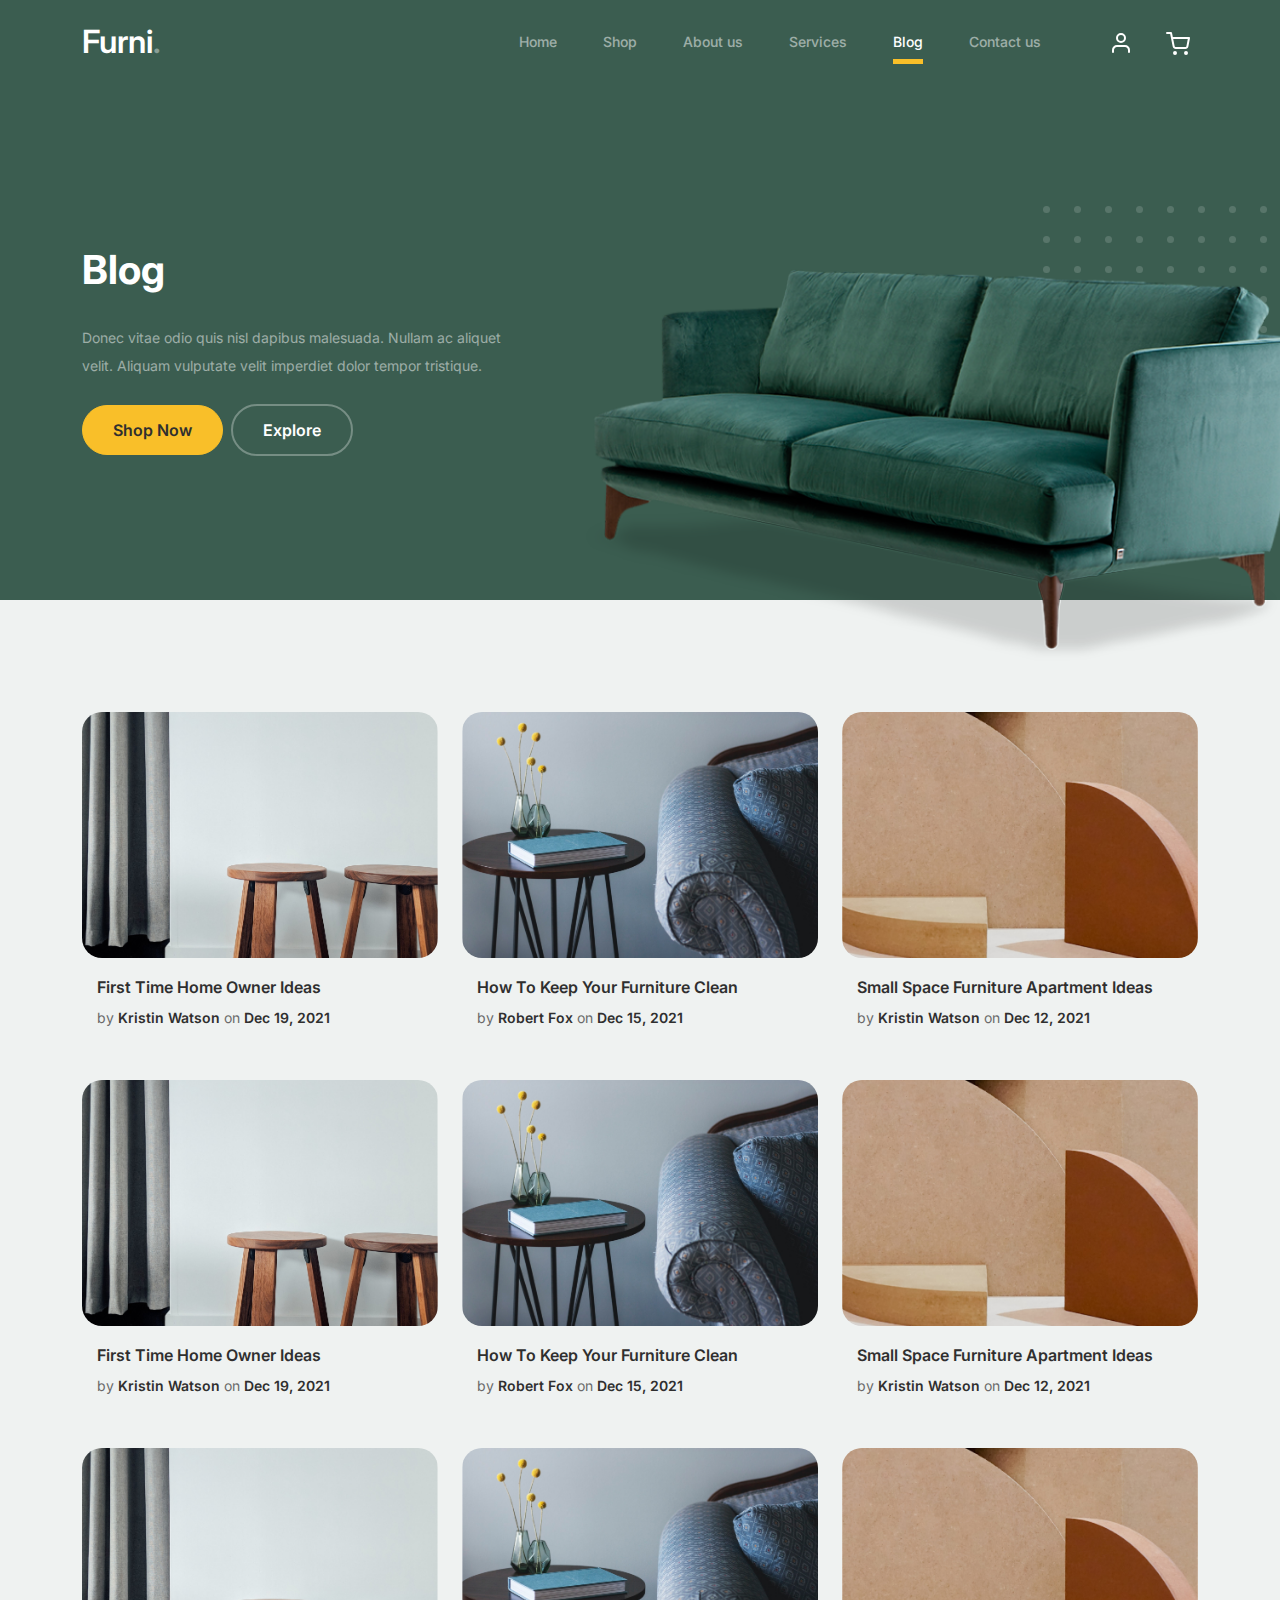
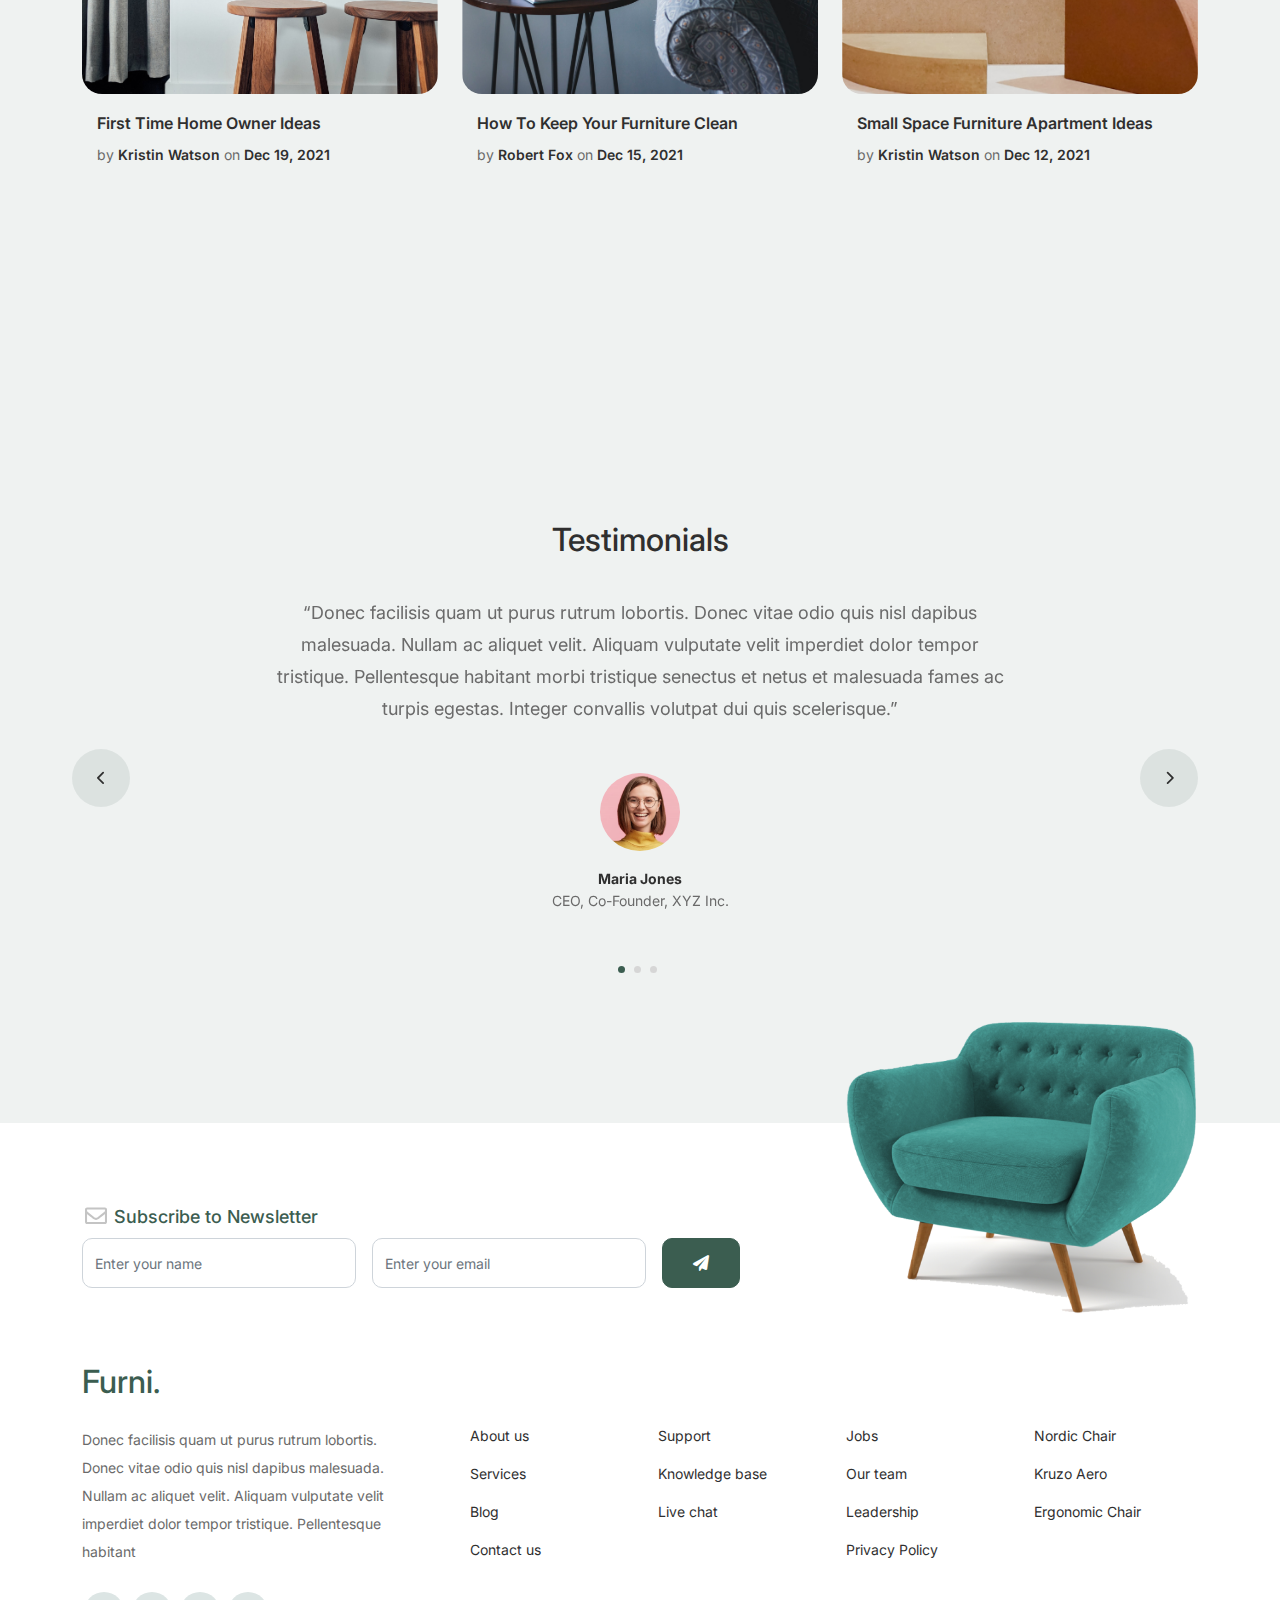
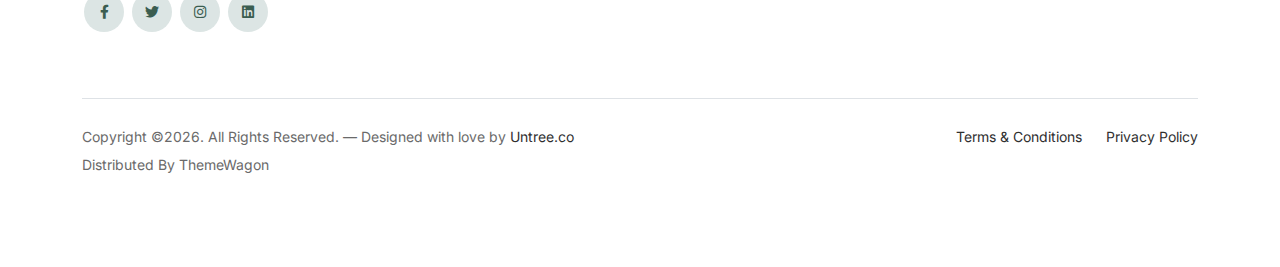
<file: blog.html>
<!-- /*
* Bootstrap 5
* Template Name: Furni
* Template Author: Untree.co
* Template URI: https://untree.co/
* License: https://creativecommons.org/licenses/by/3.0/
*/ -->
<!doctype html>
<html lang="en">
<head>
  <meta charset="utf-8">
  <meta name="viewport" content="width=device-width, initial-scale=1, shrink-to-fit=no">
  <meta name="author" content="Untree.co">
  <link rel="shortcut icon" href="favicon.png">

  <meta name="description" content="" />
  <meta name="keywords" content="bootstrap, bootstrap4" />

		<!-- Bootstrap CSS -->
		<link href="css/bootstrap.min.css" rel="stylesheet">
		<link href="https://cdnjs.cloudflare.com/ajax/libs/font-awesome/6.0.0-beta3/css/all.min.css" rel="stylesheet">
		<link href="css/tiny-slider.css" rel="stylesheet">
		<link href="css/style.css" rel="stylesheet">
		<title>Furni Free Bootstrap 5 Template for Furniture and Interior Design Websites by Untree.co </title>
	</head>

	<body>

		<!-- Start Header/Navigation -->
		<nav class="custom-navbar navbar navbar navbar-expand-md navbar-dark bg-dark" arial-label="Furni navigation bar">

			<div class="container">
				<a class="navbar-brand" href="index.html">Furni<span>.</span></a>

				<button class="navbar-toggler" type="button" data-bs-toggle="collapse" data-bs-target="#navbarsFurni" aria-controls="navbarsFurni" aria-expanded="false" aria-label="Toggle navigation">
					<span class="navbar-toggler-icon"></span>
				</button>

				<div class="collapse navbar-collapse" id="navbarsFurni">
					<ul class="custom-navbar-nav navbar-nav ms-auto mb-2 mb-md-0">
						<li class="nav-item">
							<a class="nav-link" href="index.html">Home</a>
						</li>
						<li><a class="nav-link" href="shop.html">Shop</a></li>
						<li><a class="nav-link" href="about.html">About us</a></li>
						<li><a class="nav-link" href="services.html">Services</a></li>
						<li class="active"><a class="nav-link" href="blog.html">Blog</a></li>
						<li><a class="nav-link" href="contact.html">Contact us</a></li>
					</ul>

					<ul class="custom-navbar-cta navbar-nav mb-2 mb-md-0 ms-5">
						<li><a class="nav-link" href="#"><img src="images/user.svg"></a></li>
						<li><a class="nav-link" href="cart.html"><img src="images/cart.svg"></a></li>
					</ul>
				</div>
			</div>
				
		</nav>
		<!-- End Header/Navigation -->

		<!-- Start Hero Section -->
			<div class="hero">
				<div class="container">
					<div class="row justify-content-between">
						<div class="col-lg-5">
							<div class="intro-excerpt">
								<h1>Blog</h1>
								<p class="mb-4">Donec vitae odio quis nisl dapibus malesuada. Nullam ac aliquet velit. Aliquam vulputate velit imperdiet dolor tempor tristique.</p>
								<p><a href="" class="btn btn-secondary me-2">Shop Now</a><a href="#" class="btn btn-white-outline">Explore</a></p>
							</div>
						</div>
						<div class="col-lg-7">
							<div class="hero-img-wrap">
								<img src="images/couch.png" class="img-fluid">
							</div>
						</div>
					</div>
				</div>
			</div>
		<!-- End Hero Section -->

		

		<!-- Start Blog Section -->
		<div class="blog-section">
			<div class="container">
				
				<div class="row">

					<div class="col-12 col-sm-6 col-md-4 mb-5">
						<div class="post-entry">
							<a href="#" class="post-thumbnail"><img src="images/post-1.jpg" alt="Image" class="img-fluid"></a>
							<div class="post-content-entry">
								<h3><a href="#">First Time Home Owner Ideas</a></h3>
								<div class="meta">
									<span>by <a href="#">Kristin Watson</a></span> <span>on <a href="#">Dec 19, 2021</a></span>
								</div>
							</div>
						</div>
					</div>

					<div class="col-12 col-sm-6 col-md-4 mb-5">
						<div class="post-entry">
							<a href="#" class="post-thumbnail"><img src="images/post-2.jpg" alt="Image" class="img-fluid"></a>
							<div class="post-content-entry">
								<h3><a href="#">How To Keep Your Furniture Clean</a></h3>
								<div class="meta">
									<span>by <a href="#">Robert Fox</a></span> <span>on <a href="#">Dec 15, 2021</a></span>
								</div>
							</div>
						</div>
					</div>

					<div class="col-12 col-sm-6 col-md-4 mb-5">
						<div class="post-entry">
							<a href="#" class="post-thumbnail"><img src="images/post-3.jpg" alt="Image" class="img-fluid"></a>
							<div class="post-content-entry">
								<h3><a href="#">Small Space Furniture Apartment Ideas</a></h3>
								<div class="meta">
									<span>by <a href="#">Kristin Watson</a></span> <span>on <a href="#">Dec 12, 2021</a></span>
								</div>
							</div>
						</div>
					</div>

					<div class="col-12 col-sm-6 col-md-4 mb-5">
						<div class="post-entry">
							<a href="#" class="post-thumbnail"><img src="images/post-1.jpg" alt="Image" class="img-fluid"></a>
							<div class="post-content-entry">
								<h3><a href="#">First Time Home Owner Ideas</a></h3>
								<div class="meta">
									<span>by <a href="#">Kristin Watson</a></span> <span>on <a href="#">Dec 19, 2021</a></span>
								</div>
							</div>
						</div>
					</div>

					<div class="col-12 col-sm-6 col-md-4 mb-5">
						<div class="post-entry">
							<a href="#" class="post-thumbnail"><img src="images/post-2.jpg" alt="Image" class="img-fluid"></a>
							<div class="post-content-entry">
								<h3><a href="#">How To Keep Your Furniture Clean</a></h3>
								<div class="meta">
									<span>by <a href="#">Robert Fox</a></span> <span>on <a href="#">Dec 15, 2021</a></span>
								</div>
							</div>
						</div>
					</div>

					<div class="col-12 col-sm-6 col-md-4 mb-5">
						<div class="post-entry">
							<a href="#" class="post-thumbnail"><img src="images/post-3.jpg" alt="Image" class="img-fluid"></a>
							<div class="post-content-entry">
								<h3><a href="#">Small Space Furniture Apartment Ideas</a></h3>
								<div class="meta">
									<span>by <a href="#">Kristin Watson</a></span> <span>on <a href="#">Dec 12, 2021</a></span>
								</div>
							</div>
						</div>
					</div>

					<div class="col-12 col-sm-6 col-md-4 mb-5">
						<div class="post-entry">
							<a href="#" class="post-thumbnail"><img src="images/post-1.jpg" alt="Image" class="img-fluid"></a>
							<div class="post-content-entry">
								<h3><a href="#">First Time Home Owner Ideas</a></h3>
								<div class="meta">
									<span>by <a href="#">Kristin Watson</a></span> <span>on <a href="#">Dec 19, 2021</a></span>
								</div>
							</div>
						</div>
					</div>

					<div class="col-12 col-sm-6 col-md-4 mb-5">
						<div class="post-entry">
							<a href="#" class="post-thumbnail"><img src="images/post-2.jpg" alt="Image" class="img-fluid"></a>
							<div class="post-content-entry">
								<h3><a href="#">How To Keep Your Furniture Clean</a></h3>
								<div class="meta">
									<span>by <a href="#">Robert Fox</a></span> <span>on <a href="#">Dec 15, 2021</a></span>
								</div>
							</div>
						</div>
					</div>

					<div class="col-12 col-sm-6 col-md-4 mb-5">
						<div class="post-entry">
							<a href="#" class="post-thumbnail"><img src="images/post-3.jpg" alt="Image" class="img-fluid"></a>
							<div class="post-content-entry">
								<h3><a href="#">Small Space Furniture Apartment Ideas</a></h3>
								<div class="meta">
									<span>by <a href="#">Kristin Watson</a></span> <span>on <a href="#">Dec 12, 2021</a></span>
								</div>
							</div>
						</div>
					</div>

				</div>
			</div>
		</div>
		<!-- End Blog Section -->	

		

		<!-- Start Testimonial Slider -->
		<div class="testimonial-section before-footer-section">
			<div class="container">
				<div class="row">
					<div class="col-lg-7 mx-auto text-center">
						<h2 class="section-title">Testimonials</h2>
					</div>
				</div>

				<div class="row justify-content-center">
					<div class="col-lg-12">
						<div class="testimonial-slider-wrap text-center">

							<div id="testimonial-nav">
								<span class="prev" data-controls="prev"><span class="fa fa-chevron-left"></span></span>
								<span class="next" data-controls="next"><span class="fa fa-chevron-right"></span></span>
							</div>

							<div class="testimonial-slider">
								
								<div class="item">
									<div class="row justify-content-center">
										<div class="col-lg-8 mx-auto">

											<div class="testimonial-block text-center">
												<blockquote class="mb-5">
													<p>&ldquo;Donec facilisis quam ut purus rutrum lobortis. Donec vitae odio quis nisl dapibus malesuada. Nullam ac aliquet velit. Aliquam vulputate velit imperdiet dolor tempor tristique. Pellentesque habitant morbi tristique senectus et netus et malesuada fames ac turpis egestas. Integer convallis volutpat dui quis scelerisque.&rdquo;</p>
												</blockquote>

												<div class="author-info">
													<div class="author-pic">
														<img src="images/person-1.png" alt="Maria Jones" class="img-fluid">
													</div>
													<h3 class="font-weight-bold">Maria Jones</h3>
													<span class="position d-block mb-3">CEO, Co-Founder, XYZ Inc.</span>
												</div>
											</div>

										</div>
									</div>
								</div> 
								<!-- END item -->

								<div class="item">
									<div class="row justify-content-center">
										<div class="col-lg-8 mx-auto">

											<div class="testimonial-block text-center">
												<blockquote class="mb-5">
													<p>&ldquo;Donec facilisis quam ut purus rutrum lobortis. Donec vitae odio quis nisl dapibus malesuada. Nullam ac aliquet velit. Aliquam vulputate velit imperdiet dolor tempor tristique. Pellentesque habitant morbi tristique senectus et netus et malesuada fames ac turpis egestas. Integer convallis volutpat dui quis scelerisque.&rdquo;</p>
												</blockquote>

												<div class="author-info">
													<div class="author-pic">
														<img src="images/person-1.png" alt="Maria Jones" class="img-fluid">
													</div>
													<h3 class="font-weight-bold">Maria Jones</h3>
													<span class="position d-block mb-3">CEO, Co-Founder, XYZ Inc.</span>
												</div>
											</div>

										</div>
									</div>
								</div> 
								<!-- END item -->

								<div class="item">
									<div class="row justify-content-center">
										<div class="col-lg-8 mx-auto">

											<div class="testimonial-block text-center">
												<blockquote class="mb-5">
													<p>&ldquo;Donec facilisis quam ut purus rutrum lobortis. Donec vitae odio quis nisl dapibus malesuada. Nullam ac aliquet velit. Aliquam vulputate velit imperdiet dolor tempor tristique. Pellentesque habitant morbi tristique senectus et netus et malesuada fames ac turpis egestas. Integer convallis volutpat dui quis scelerisque.&rdquo;</p>
												</blockquote>

												<div class="author-info">
													<div class="author-pic">
														<img src="images/person-1.png" alt="Maria Jones" class="img-fluid">
													</div>
													<h3 class="font-weight-bold">Maria Jones</h3>
													<span class="position d-block mb-3">CEO, Co-Founder, XYZ Inc.</span>
												</div>
											</div>

										</div>
									</div>
								</div> 
								<!-- END item -->

							</div>

						</div>
					</div>
				</div>
			</div>
		</div>
		<!-- End Testimonial Slider -->

		

		<!-- Start Footer Section -->
		<footer class="footer-section">
			<div class="container relative">

				<div class="sofa-img">
					<img src="images/sofa.png" alt="Image" class="img-fluid">
				</div>

				<div class="row">
					<div class="col-lg-8">
						<div class="subscription-form">
							<h3 class="d-flex align-items-center"><span class="me-1"><img src="images/envelope-outline.svg" alt="Image" class="img-fluid"></span><span>Subscribe to Newsletter</span></h3>

							<form action="#" class="row g-3">
								<div class="col-auto">
									<input type="text" class="form-control" placeholder="Enter your name">
								</div>
								<div class="col-auto">
									<input type="email" class="form-control" placeholder="Enter your email">
								</div>
								<div class="col-auto">
									<button class="btn btn-primary">
										<span class="fa fa-paper-plane"></span>
									</button>
								</div>
							</form>

						</div>
					</div>
				</div>

				<div class="row g-5 mb-5">
					<div class="col-lg-4">
						<div class="mb-4 footer-logo-wrap"><a href="#" class="footer-logo">Furni<span>.</span></a></div>
						<p class="mb-4">Donec facilisis quam ut purus rutrum lobortis. Donec vitae odio quis nisl dapibus malesuada. Nullam ac aliquet velit. Aliquam vulputate velit imperdiet dolor tempor tristique. Pellentesque habitant</p>

						<ul class="list-unstyled custom-social">
							<li><a href="#"><span class="fa fa-brands fa-facebook-f"></span></a></li>
							<li><a href="#"><span class="fa fa-brands fa-twitter"></span></a></li>
							<li><a href="#"><span class="fa fa-brands fa-instagram"></span></a></li>
							<li><a href="#"><span class="fa fa-brands fa-linkedin"></span></a></li>
						</ul>
					</div>

					<div class="col-lg-8">
						<div class="row links-wrap">
							<div class="col-6 col-sm-6 col-md-3">
								<ul class="list-unstyled">
									<li><a href="#">About us</a></li>
									<li><a href="#">Services</a></li>
									<li><a href="#">Blog</a></li>
									<li><a href="#">Contact us</a></li>
								</ul>
							</div>

							<div class="col-6 col-sm-6 col-md-3">
								<ul class="list-unstyled">
									<li><a href="#">Support</a></li>
									<li><a href="#">Knowledge base</a></li>
									<li><a href="#">Live chat</a></li>
								</ul>
							</div>

							<div class="col-6 col-sm-6 col-md-3">
								<ul class="list-unstyled">
									<li><a href="#">Jobs</a></li>
									<li><a href="#">Our team</a></li>
									<li><a href="#">Leadership</a></li>
									<li><a href="#">Privacy Policy</a></li>
								</ul>
							</div>

							<div class="col-6 col-sm-6 col-md-3">
								<ul class="list-unstyled">
									<li><a href="#">Nordic Chair</a></li>
									<li><a href="#">Kruzo Aero</a></li>
									<li><a href="#">Ergonomic Chair</a></li>
								</ul>
							</div>
						</div>
					</div>

				</div>

				<div class="border-top copyright">
					<div class="row pt-4">
						<div class="col-lg-6">
							<p class="mb-2 text-center text-lg-start">Copyright &copy;<script>document.write(new Date().getFullYear());</script>. All Rights Reserved. &mdash; Designed with love by <a href="https://untree.co">Untree.co</a> Distributed By <a hreff="https://themewagon.com">ThemeWagon</a>  <!-- License information: https://untree.co/license/ -->
            </p>
						</div>

						<div class="col-lg-6 text-center text-lg-end">
							<ul class="list-unstyled d-inline-flex ms-auto">
								<li class="me-4"><a href="#">Terms &amp; Conditions</a></li>
								<li><a href="#">Privacy Policy</a></li>
							</ul>
						</div>

					</div>
				</div>

			</div>
		</footer>
		<!-- End Footer Section -->	


		<script src="js/bootstrap.bundle.min.js"></script>
		<script src="js/tiny-slider.js"></script>
		<script src="js/custom.js"></script>
	</body>

</html>
</file>
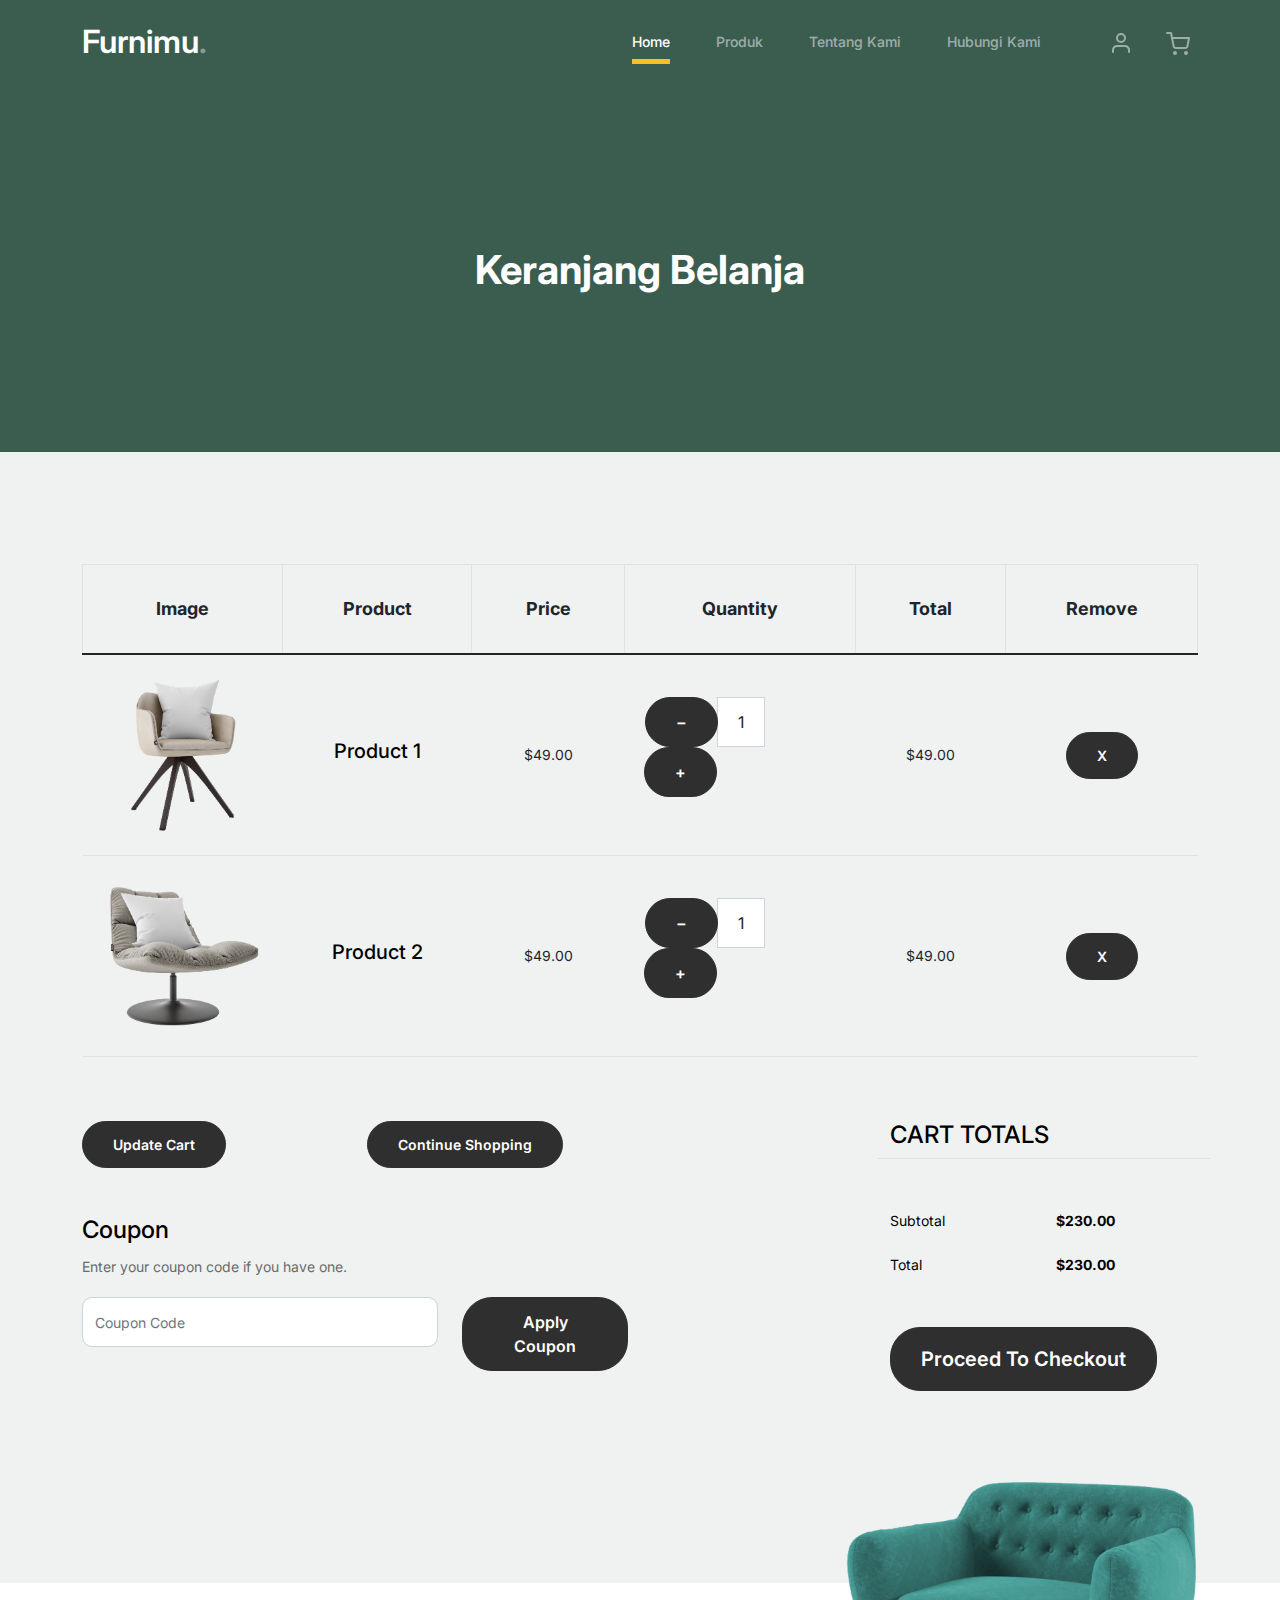
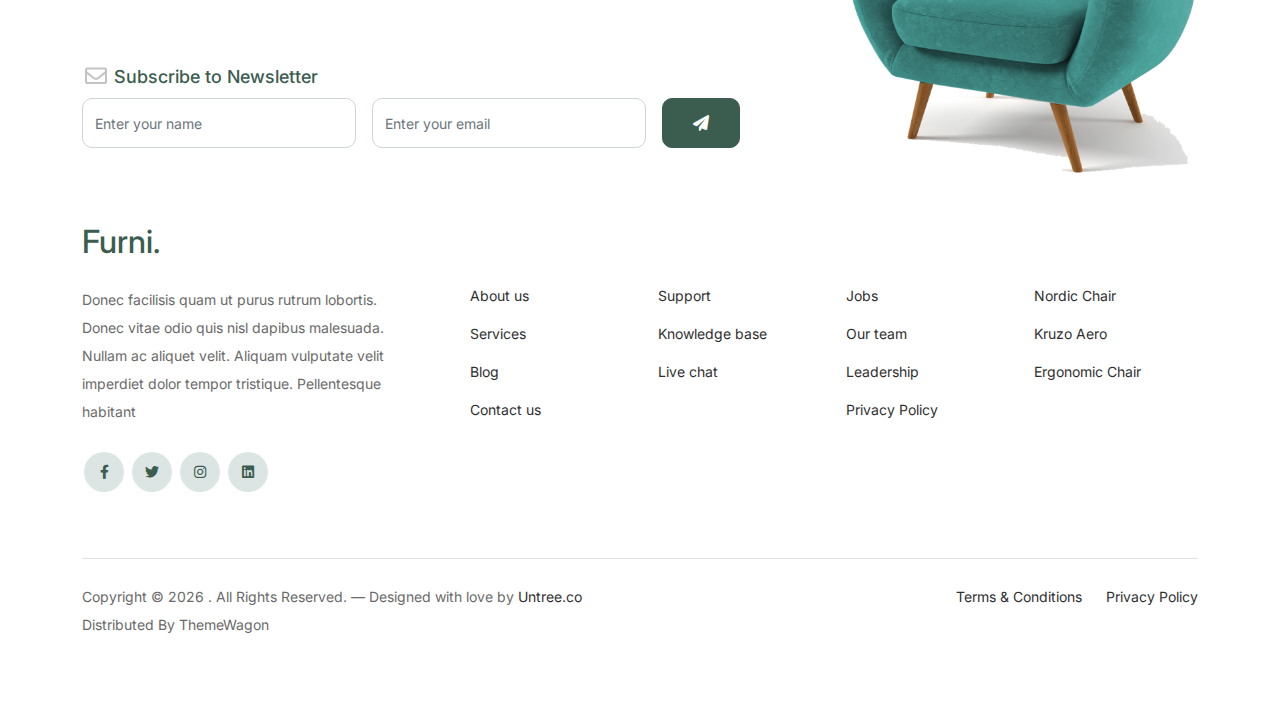
<file: cart.html>
<!-- /*
* Bootstrap 5
* Template Name: Furni
* Template Author: Untree.co
* Template URI: https://untree.co/
* License: https://creativecommons.org/licenses/by/3.0/
*/ -->
<!DOCTYPE html>
<html lang="en">
    <head>
        <meta charset="utf-8" />
        <meta
            name="viewport"
            content="width=device-width, initial-scale=1, shrink-to-fit=no"
        />
        <meta name="author" content="Untree.co" />
        <link rel="shortcut icon" href="favicon.png" />

        <meta name="description" content="" />
        <meta name="keywords" content="bootstrap, bootstrap4" />

        <!-- Bootstrap CSS -->
        <link href="css/bootstrap.min.css" rel="stylesheet" />
        <link
            href="https://cdnjs.cloudflare.com/ajax/libs/font-awesome/6.0.0-beta3/css/all.min.css"
            rel="stylesheet"
        />
        <link href="css/tiny-slider.css" rel="stylesheet" />
        <link href="css/style.css" rel="stylesheet" />
        <title>
            Furni Free Bootstrap 5 Template for Furniture and Interior Design
            Websites by Untree.co
        </title>
    </head>

    <body>
        <!-- Start Header/Navigation -->
        <nav
            class="custom-navbar navbar navbar navbar-expand-md navbar-dark bg-dark"
            arial-label="Furni navigation bar"
        >
            <div class="container">
                <a class="navbar-brand" href="index.html"
                    >Furnimu<span>.</span></a
                >

                <button
                    class="navbar-toggler"
                    type="button"
                    data-bs-toggle="collapse"
                    data-bs-target="#navbarsFurni"
                    aria-controls="navbarsFurni"
                    aria-expanded="false"
                    aria-label="Toggle navigation"
                >
                    <span class="navbar-toggler-icon"></span>
                </button>

                <div class="collapse navbar-collapse" id="navbarsFurni">
                    <ul
                        class="custom-navbar-nav navbar-nav ms-auto mb-2 mb-md-0"
                    >
                        <li class="nav-item active">
                            <a class="nav-link" href="#">Home</a>
                        </li>
                        <li><a class="nav-link" href="shop.html">Produk</a></li>
                        <li><a class="nav-link" href="#">Tentang Kami</a></li>
                        <li><a class="nav-link" href="#">Hubungi Kami</a></li>

                        <ul
                            class="custom-navbar-cta navbar-nav mb-2 mb-md-0 ms-5"
                        >
                            <li>
                                <a class="nav-link" href="#"
                                    ><img src="images/user.svg"
                                /></a>
                            </li>
                            <li>
                                <a class="nav-link" href="cart.html"
                                    ><img src="images/cart.svg"
                                /></a>
                            </li>
                        </ul>
                    </ul>
                </div>
            </div>
        </nav>
        <!-- End Header/Navigation -->

        <!-- Start Hero Section -->
        <div class="hero">
            <div class="container">
                <div class="row justify-content-between">
                    <div style="text-align: center">
                        <h1>Keranjang Belanja</h1>
                    </div>

                    <div class="col-lg-7"></div>
                </div>
            </div>
        </div>
        <!-- End Hero Section -->

        <div class="untree_co-section before-footer-section">
            <div class="container">
                <div class="row mb-5">
                    <form class="col-md-12" method="post">
                        <div class="site-blocks-table">
                            <table class="table">
                                <thead>
                                    <tr>
                                        <th class="product-thumbnail">Image</th>
                                        <th class="product-name">Product</th>
                                        <th class="product-price">Price</th>
                                        <th class="product-quantity">
                                            Quantity
                                        </th>
                                        <th class="product-total">Total</th>
                                        <th class="product-remove">Remove</th>
                                    </tr>
                                </thead>
                                <tbody>
                                    <tr>
                                        <td class="product-thumbnail">
                                            <img
                                                src="images/product-1.png"
                                                alt="Image"
                                                class="img-fluid"
                                            />
                                        </td>
                                        <td class="product-name">
                                            <h2 class="h5 text-black">
                                                Product 1
                                            </h2>
                                        </td>
                                        <td>$49.00</td>
                                        <td>
                                            <div
                                                class="input-group mb-3 d-flex align-items-center quantity-container"
                                                style="max-width: 120px"
                                            >
                                                <div
                                                    class="input-group-prepend"
                                                >
                                                    <button
                                                        class="btn btn-outline-black decrease"
                                                        type="button"
                                                    >
                                                        &minus;
                                                    </button>
                                                </div>
                                                <input
                                                    type="text"
                                                    class="form-control text-center quantity-amount"
                                                    value="1"
                                                    placeholder=""
                                                    aria-label="Example text with button addon"
                                                    aria-describedby="button-addon1"
                                                />
                                                <div class="input-group-append">
                                                    <button
                                                        class="btn btn-outline-black increase"
                                                        type="button"
                                                    >
                                                        &plus;
                                                    </button>
                                                </div>
                                            </div>
                                        </td>
                                        <td>$49.00</td>
                                        <td>
                                            <a
                                                href="#"
                                                class="btn btn-black btn-sm"
                                                >X</a
                                            >
                                        </td>
                                    </tr>

                                    <tr>
                                        <td class="product-thumbnail">
                                            <img
                                                src="images/product-2.png"
                                                alt="Image"
                                                class="img-fluid"
                                            />
                                        </td>
                                        <td class="product-name">
                                            <h2 class="h5 text-black">
                                                Product 2
                                            </h2>
                                        </td>
                                        <td>$49.00</td>
                                        <td>
                                            <div
                                                class="input-group mb-3 d-flex align-items-center quantity-container"
                                                style="max-width: 120px"
                                            >
                                                <div
                                                    class="input-group-prepend"
                                                >
                                                    <button
                                                        class="btn btn-outline-black decrease"
                                                        type="button"
                                                    >
                                                        &minus;
                                                    </button>
                                                </div>
                                                <input
                                                    type="text"
                                                    class="form-control text-center quantity-amount"
                                                    value="1"
                                                    placeholder=""
                                                    aria-label="Example text with button addon"
                                                    aria-describedby="button-addon1"
                                                />
                                                <div class="input-group-append">
                                                    <button
                                                        class="btn btn-outline-black increase"
                                                        type="button"
                                                    >
                                                        &plus;
                                                    </button>
                                                </div>
                                            </div>
                                        </td>
                                        <td>$49.00</td>
                                        <td>
                                            <a
                                                href="#"
                                                class="btn btn-black btn-sm"
                                                >X</a
                                            >
                                        </td>
                                    </tr>
                                </tbody>
                            </table>
                        </div>
                    </form>
                </div>

                <div class="row">
                    <div class="col-md-6">
                        <div class="row mb-5">
                            <div class="col-md-6 mb-3 mb-md-0">
                                <button class="btn btn-black btn-sm btn-block">
                                    Update Cart
                                </button>
                            </div>
                            <div class="col-md-6">
                                <button
                                    class="btn btn-outline-black btn-sm btn-block"
                                >
                                    Continue Shopping
                                </button>
                            </div>
                        </div>
                        <div class="row">
                            <div class="col-md-12">
                                <label class="text-black h4" for="coupon"
                                    >Coupon</label
                                >
                                <p>Enter your coupon code if you have one.</p>
                            </div>
                            <div class="col-md-8 mb-3 mb-md-0">
                                <input
                                    type="text"
                                    class="form-control py-3"
                                    id="coupon"
                                    placeholder="Coupon Code"
                                />
                            </div>
                            <div class="col-md-4">
                                <button class="btn btn-black">
                                    Apply Coupon
                                </button>
                            </div>
                        </div>
                    </div>
                    <div class="col-md-6 pl-5">
                        <div class="row justify-content-end">
                            <div class="col-md-7">
                                <div class="row">
                                    <div
                                        class="col-md-12 text-right border-bottom mb-5"
                                    >
                                        <h3
                                            class="text-black h4 text-uppercase"
                                        >
                                            Cart Totals
                                        </h3>
                                    </div>
                                </div>
                                <div class="row mb-3">
                                    <div class="col-md-6">
                                        <span class="text-black">Subtotal</span>
                                    </div>
                                    <div class="col-md-6 text-right">
                                        <strong class="text-black"
                                            >$230.00</strong
                                        >
                                    </div>
                                </div>
                                <div class="row mb-5">
                                    <div class="col-md-6">
                                        <span class="text-black">Total</span>
                                    </div>
                                    <div class="col-md-6 text-right">
                                        <strong class="text-black"
                                            >$230.00</strong
                                        >
                                    </div>
                                </div>

                                <div class="row">
                                    <div class="col-md-12">
                                        <button
                                            class="btn btn-black btn-lg py-3 btn-block"
                                            onclick="window.location='checkout.html'"
                                        >
                                            Proceed To Checkout
                                        </button>
                                    </div>
                                </div>
                            </div>
                        </div>
                    </div>
                </div>
            </div>
        </div>

        <!-- Start Footer Section -->
        <footer class="footer-section">
            <div class="container relative">
                <div class="sofa-img">
                    <img src="images/sofa.png" alt="Image" class="img-fluid" />
                </div>

                <div class="row">
                    <div class="col-lg-8">
                        <div class="subscription-form">
                            <h3 class="d-flex align-items-center">
                                <span class="me-1"
                                    ><img
                                        src="images/envelope-outline.svg"
                                        alt="Image"
                                        class="img-fluid" /></span
                                ><span>Subscribe to Newsletter</span>
                            </h3>

                            <form action="#" class="row g-3">
                                <div class="col-auto">
                                    <input
                                        type="text"
                                        class="form-control"
                                        placeholder="Enter your name"
                                    />
                                </div>
                                <div class="col-auto">
                                    <input
                                        type="email"
                                        class="form-control"
                                        placeholder="Enter your email"
                                    />
                                </div>
                                <div class="col-auto">
                                    <button class="btn btn-primary">
                                        <span class="fa fa-paper-plane"></span>
                                    </button>
                                </div>
                            </form>
                        </div>
                    </div>
                </div>

                <div class="row g-5 mb-5">
                    <div class="col-lg-4">
                        <div class="mb-4 footer-logo-wrap">
                            <a href="#" class="footer-logo"
                                >Furni<span>.</span></a
                            >
                        </div>
                        <p class="mb-4">
                            Donec facilisis quam ut purus rutrum lobortis. Donec
                            vitae odio quis nisl dapibus malesuada. Nullam ac
                            aliquet velit. Aliquam vulputate velit imperdiet
                            dolor tempor tristique. Pellentesque habitant
                        </p>

                        <ul class="list-unstyled custom-social">
                            <li>
                                <a href="#"
                                    ><span
                                        class="fa fa-brands fa-facebook-f"
                                    ></span
                                ></a>
                            </li>
                            <li>
                                <a href="#"
                                    ><span
                                        class="fa fa-brands fa-twitter"
                                    ></span
                                ></a>
                            </li>
                            <li>
                                <a href="#"
                                    ><span
                                        class="fa fa-brands fa-instagram"
                                    ></span
                                ></a>
                            </li>
                            <li>
                                <a href="#"
                                    ><span
                                        class="fa fa-brands fa-linkedin"
                                    ></span
                                ></a>
                            </li>
                        </ul>
                    </div>

                    <div class="col-lg-8">
                        <div class="row links-wrap">
                            <div class="col-6 col-sm-6 col-md-3">
                                <ul class="list-unstyled">
                                    <li><a href="#">About us</a></li>
                                    <li><a href="#">Services</a></li>
                                    <li><a href="#">Blog</a></li>
                                    <li><a href="#">Contact us</a></li>
                                </ul>
                            </div>

                            <div class="col-6 col-sm-6 col-md-3">
                                <ul class="list-unstyled">
                                    <li><a href="#">Support</a></li>
                                    <li><a href="#">Knowledge base</a></li>
                                    <li><a href="#">Live chat</a></li>
                                </ul>
                            </div>

                            <div class="col-6 col-sm-6 col-md-3">
                                <ul class="list-unstyled">
                                    <li><a href="#">Jobs</a></li>
                                    <li><a href="#">Our team</a></li>
                                    <li><a href="#">Leadership</a></li>
                                    <li><a href="#">Privacy Policy</a></li>
                                </ul>
                            </div>

                            <div class="col-6 col-sm-6 col-md-3">
                                <ul class="list-unstyled">
                                    <li><a href="#">Nordic Chair</a></li>
                                    <li><a href="#">Kruzo Aero</a></li>
                                    <li><a href="#">Ergonomic Chair</a></li>
                                </ul>
                            </div>
                        </div>
                    </div>
                </div>

                <div class="border-top copyright">
                    <div class="row pt-4">
                        <div class="col-lg-6">
                            <p class="mb-2 text-center text-lg-start">
                                Copyright &copy;
                                <script>
                                    document.write(new Date().getFullYear());
                                </script>
                                . All Rights Reserved. &mdash; Designed with
                                love by
                                <a href="https://untree.co">Untree.co</a>
                                Distributed By
                                <a hreff="https://themewagon.com">ThemeWagon</a>
                                <!-- License information: https://untree.co/license/ -->
                            </p>
                        </div>

                        <div class="col-lg-6 text-center text-lg-end">
                            <ul class="list-unstyled d-inline-flex ms-auto">
                                <li class="me-4">
                                    <a href="#">Terms &amp; Conditions</a>
                                </li>
                                <li><a href="#">Privacy Policy</a></li>
                            </ul>
                        </div>
                    </div>
                </div>
            </div>
        </footer>
        <!-- End Footer Section -->

        <script src="js/bootstrap.bundle.min.js"></script>
        <script src="js/tiny-slider.js"></script>
        <script src="js/custom.js"></script>
    </body>
</html>
</file>
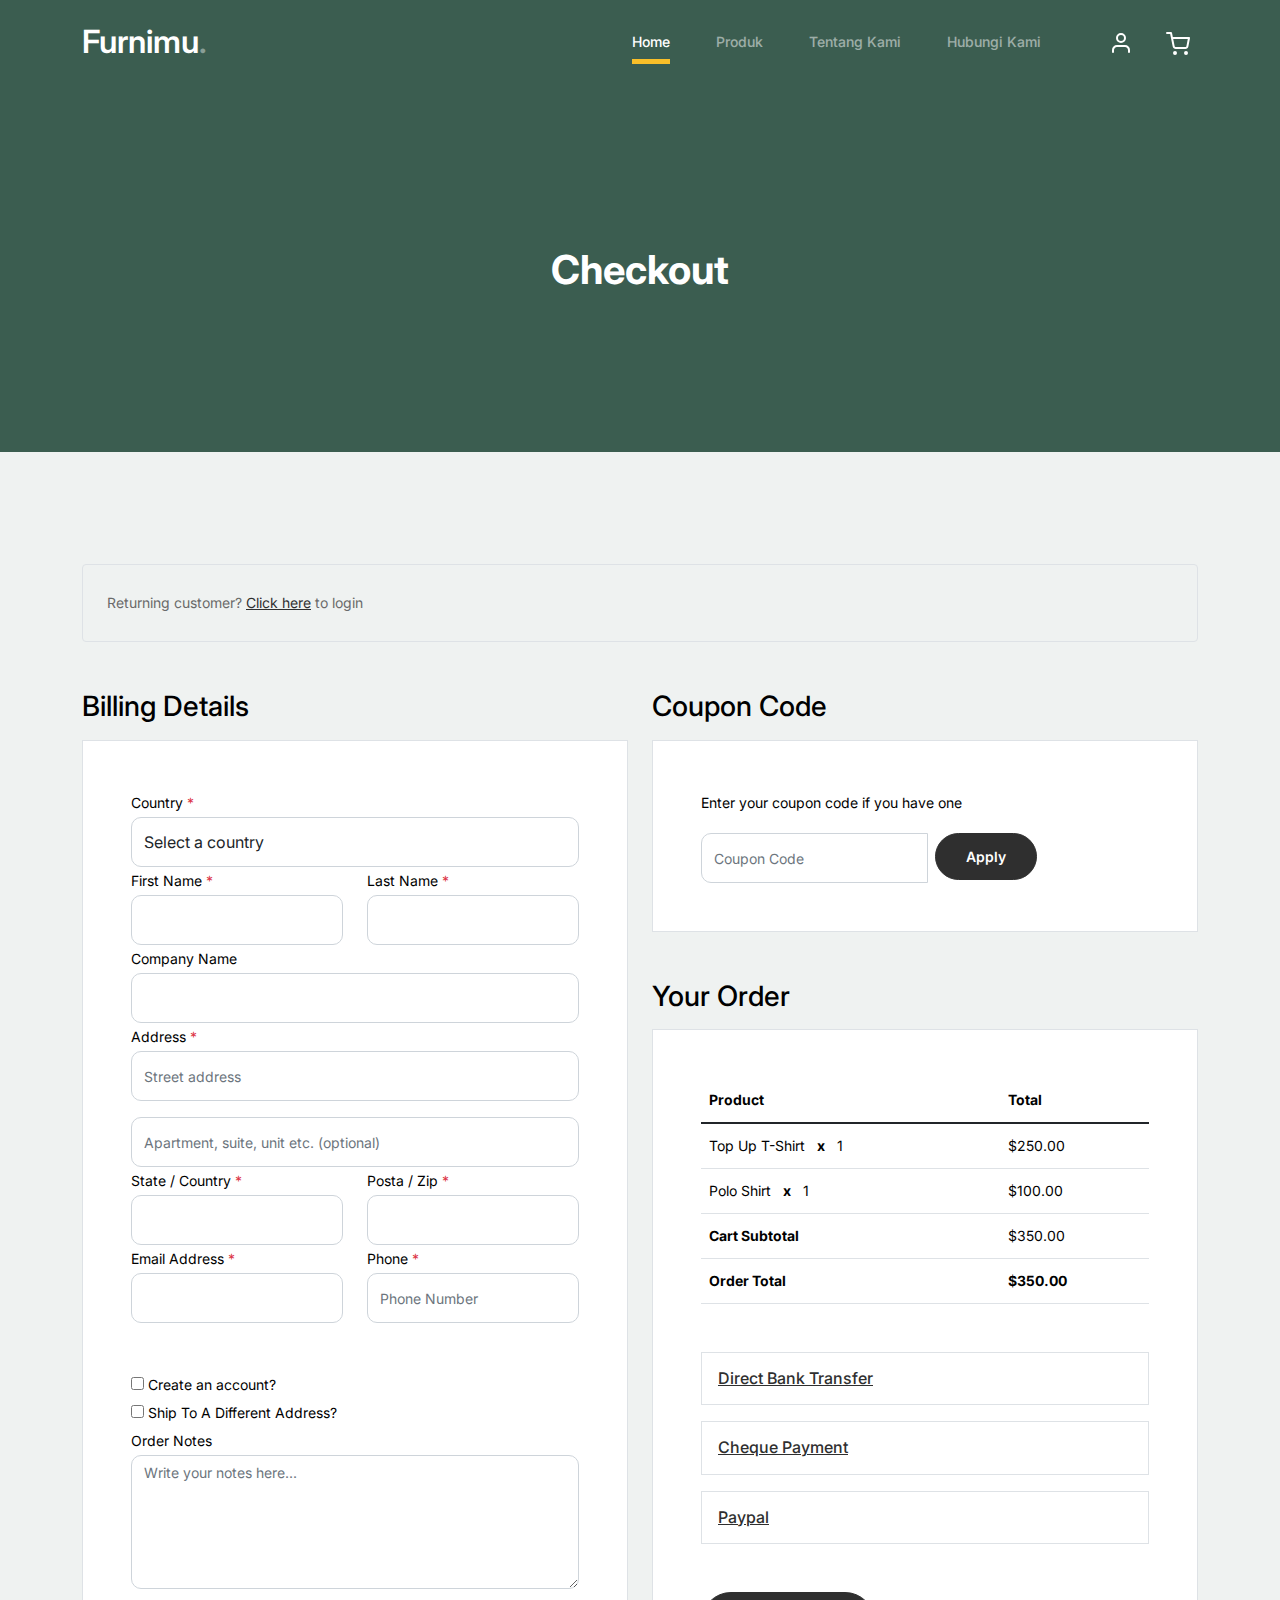
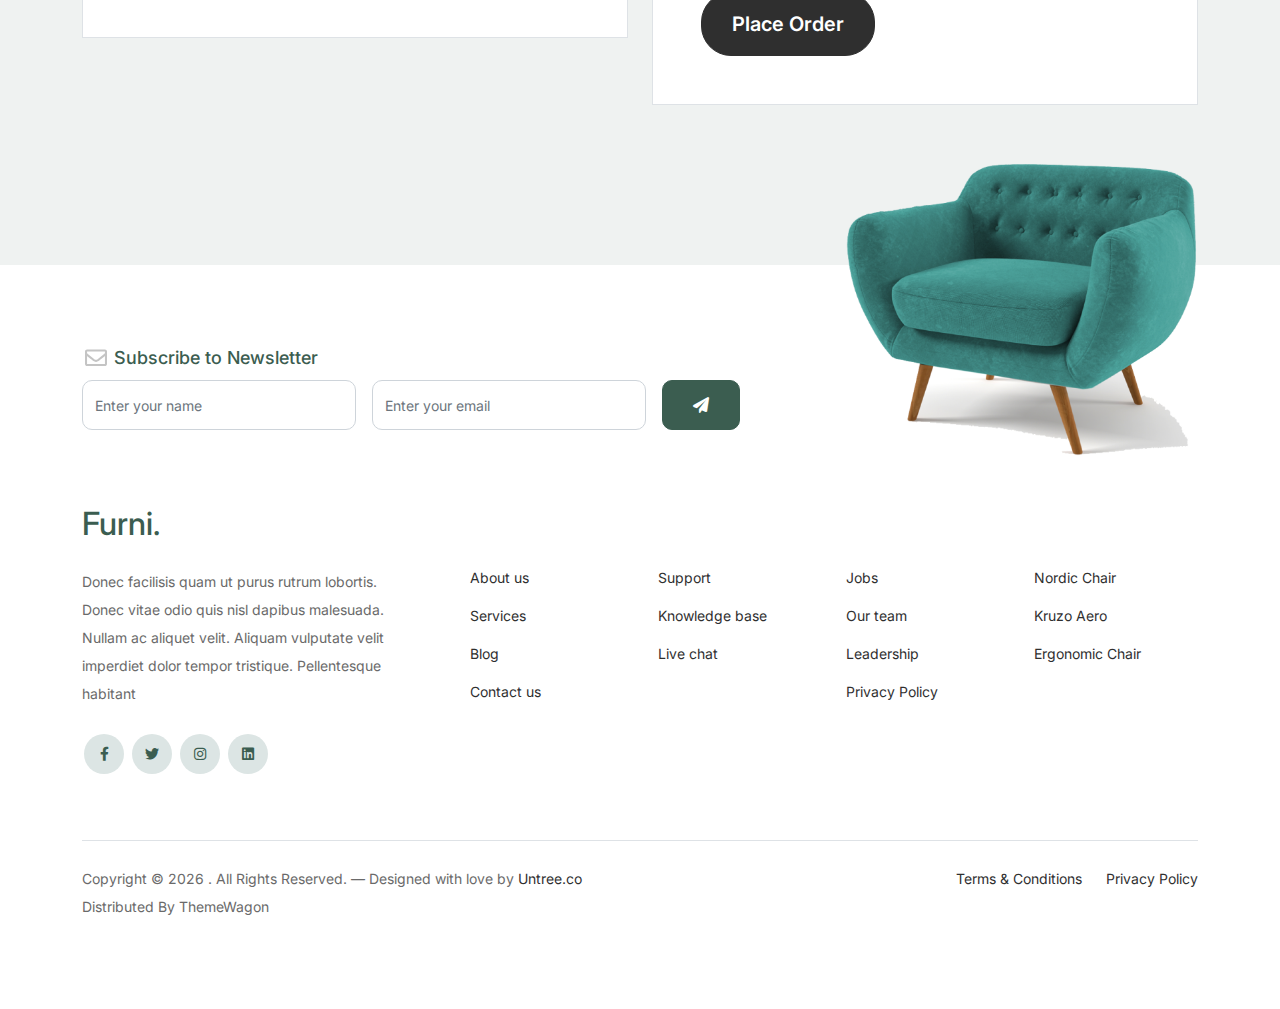
<file: checkout.html>
<!-- /*
* Bootstrap 5
* Template Name: Furni
* Template Author: Untree.co
* Template URI: https://untree.co/
* License: https://creativecommons.org/licenses/by/3.0/
*/ -->
<!DOCTYPE html>
<html lang="en">
    <head>
        <meta charset="utf-8" />
        <meta
            name="viewport"
            content="width=device-width, initial-scale=1, shrink-to-fit=no"
        />
        <meta name="author" content="Untree.co" />
        <link rel="shortcut icon" href="favicon.png" />

        <meta name="description" content="" />
        <meta name="keywords" content="bootstrap, bootstrap4" />

        <!-- Bootstrap CSS -->
        <link href="css/bootstrap.min.css" rel="stylesheet" />
        <link
            href="https://cdnjs.cloudflare.com/ajax/libs/font-awesome/6.0.0-beta3/css/all.min.css"
            rel="stylesheet"
        />
        <link href="css/tiny-slider.css" rel="stylesheet" />
        <link href="css/style.css" rel="stylesheet" />
        <title>
            Furni Free Bootstrap 5 Template for Furniture and Interior Design
            Websites by Untree.co
        </title>
    </head>

    <body>
        <!-- Start Header/Navigation -->
        <nav
            class="custom-navbar navbar navbar navbar-expand-md navbar-dark bg-dark"
            arial-label="Furni navigation bar"
        >
            <div class="container">
                <a class="navbar-brand" href="index.html"
                    >Furnimu<span>.</span></a
                >

                <button
                    class="navbar-toggler"
                    type="button"
                    data-bs-toggle="collapse"
                    data-bs-target="#navbarsFurni"
                    aria-controls="navbarsFurni"
                    aria-expanded="false"
                    aria-label="Toggle navigation"
                >
                    <span class="navbar-toggler-icon"></span>
                </button>

                <div class="collapse navbar-collapse" id="navbarsFurni">
                    <ul
                        class="custom-navbar-nav navbar-nav ms-auto mb-2 mb-md-0"
                    >
                        <li class="nav-item active">
                            <a class="nav-link" href="#">Home</a>
                        </li>
                        <li><a class="nav-link" href="shop.html">Produk</a></li>
                        <li><a class="nav-link" href="#">Tentang Kami</a></li>
                        <li><a class="nav-link" href="#">Hubungi Kami</a></li>
                    </ul>
                    <ul class="custom-navbar-cta navbar-nav mb-2 mb-md-0 ms-5">
                        <li>
                            <a class="nav-link" href="#"
                                ><img src="images/user.svg"
                            /></a>
                        </li>
                        <li>
                            <a class="nav-link" href="cart.html"
                                ><img src="images/cart.svg"
                            /></a>
                        </li>
                    </ul>
                </div>
            </div>
        </nav>
        <!-- End Header/Navigation -->

        <!-- Start Hero Section -->
        <div class="hero">
            <div class="container">
                <div class="row justify-content-between">
                    <div style="text-align: center">
                        <h1>Checkout</h1>
                    </div>

                    <div class="col-lg-7"></div>
                </div>
            </div>
        </div>
        <!-- End Hero Section -->

        <div class="untree_co-section">
            <div class="container">
                <div class="row mb-5">
                    <div class="col-md-12">
                        <div class="border p-4 rounded" role="alert">
                            Returning customer? <a href="#">Click here</a> to
                            login
                        </div>
                    </div>
                </div>
                <div class="row">
                    <div class="col-md-6 mb-5 mb-md-0">
                        <h2 class="h3 mb-3 text-black">Billing Details</h2>
                        <div class="p-3 p-lg-5 border bg-white">
                            <div class="form-group">
                                <label for="c_country" class="text-black"
                                    >Country
                                    <span class="text-danger">*</span></label
                                >
                                <select id="c_country" class="form-control">
                                    <option value="1">Select a country</option>
                                    <option value="2">bangladesh</option>
                                    <option value="3">Algeria</option>
                                    <option value="4">Afghanistan</option>
                                    <option value="5">Ghana</option>
                                    <option value="6">Albania</option>
                                    <option value="7">Bahrain</option>
                                    <option value="8">Colombia</option>
                                    <option value="9">
                                        Dominican Republic
                                    </option>
                                </select>
                            </div>
                            <div class="form-group row">
                                <div class="col-md-6">
                                    <label for="c_fname" class="text-black"
                                        >First Name
                                        <span class="text-danger"
                                            >*</span
                                        ></label
                                    >
                                    <input
                                        type="text"
                                        class="form-control"
                                        id="c_fname"
                                        name="c_fname"
                                    />
                                </div>
                                <div class="col-md-6">
                                    <label for="c_lname" class="text-black"
                                        >Last Name
                                        <span class="text-danger"
                                            >*</span
                                        ></label
                                    >
                                    <input
                                        type="text"
                                        class="form-control"
                                        id="c_lname"
                                        name="c_lname"
                                    />
                                </div>
                            </div>

                            <div class="form-group row">
                                <div class="col-md-12">
                                    <label
                                        for="c_companyname"
                                        class="text-black"
                                        >Company Name
                                    </label>
                                    <input
                                        type="text"
                                        class="form-control"
                                        id="c_companyname"
                                        name="c_companyname"
                                    />
                                </div>
                            </div>

                            <div class="form-group row">
                                <div class="col-md-12">
                                    <label for="c_address" class="text-black"
                                        >Address
                                        <span class="text-danger"
                                            >*</span
                                        ></label
                                    >
                                    <input
                                        type="text"
                                        class="form-control"
                                        id="c_address"
                                        name="c_address"
                                        placeholder="Street address"
                                    />
                                </div>
                            </div>

                            <div class="form-group mt-3">
                                <input
                                    type="text"
                                    class="form-control"
                                    placeholder="Apartment, suite, unit etc. (optional)"
                                />
                            </div>

                            <div class="form-group row">
                                <div class="col-md-6">
                                    <label
                                        for="c_state_country"
                                        class="text-black"
                                        >State / Country
                                        <span class="text-danger"
                                            >*</span
                                        ></label
                                    >
                                    <input
                                        type="text"
                                        class="form-control"
                                        id="c_state_country"
                                        name="c_state_country"
                                    />
                                </div>
                                <div class="col-md-6">
                                    <label for="c_postal_zip" class="text-black"
                                        >Posta / Zip
                                        <span class="text-danger"
                                            >*</span
                                        ></label
                                    >
                                    <input
                                        type="text"
                                        class="form-control"
                                        id="c_postal_zip"
                                        name="c_postal_zip"
                                    />
                                </div>
                            </div>

                            <div class="form-group row mb-5">
                                <div class="col-md-6">
                                    <label
                                        for="c_email_address"
                                        class="text-black"
                                        >Email Address
                                        <span class="text-danger"
                                            >*</span
                                        ></label
                                    >
                                    <input
                                        type="text"
                                        class="form-control"
                                        id="c_email_address"
                                        name="c_email_address"
                                    />
                                </div>
                                <div class="col-md-6">
                                    <label for="c_phone" class="text-black"
                                        >Phone
                                        <span class="text-danger"
                                            >*</span
                                        ></label
                                    >
                                    <input
                                        type="text"
                                        class="form-control"
                                        id="c_phone"
                                        name="c_phone"
                                        placeholder="Phone Number"
                                    />
                                </div>
                            </div>

                            <div class="form-group">
                                <label
                                    for="c_create_account"
                                    class="text-black"
                                    data-bs-toggle="collapse"
                                    href="#create_an_account"
                                    role="button"
                                    aria-expanded="false"
                                    aria-controls="create_an_account"
                                    ><input
                                        type="checkbox"
                                        value="1"
                                        id="c_create_account"
                                    />
                                    Create an account?</label
                                >
                                <div class="collapse" id="create_an_account">
                                    <div class="py-2 mb-4">
                                        <p class="mb-3">
                                            Create an account by entering the
                                            information below. If you are a
                                            returning customer please login at
                                            the top of the page.
                                        </p>
                                        <div class="form-group">
                                            <label
                                                for="c_account_password"
                                                class="text-black"
                                                >Account Password</label
                                            >
                                            <input
                                                type="email"
                                                class="form-control"
                                                id="c_account_password"
                                                name="c_account_password"
                                                placeholder=""
                                            />
                                        </div>
                                    </div>
                                </div>
                            </div>

                            <div class="form-group">
                                <label
                                    for="c_ship_different_address"
                                    class="text-black"
                                    data-bs-toggle="collapse"
                                    href="#ship_different_address"
                                    role="button"
                                    aria-expanded="false"
                                    aria-controls="ship_different_address"
                                    ><input
                                        type="checkbox"
                                        value="1"
                                        id="c_ship_different_address"
                                    />
                                    Ship To A Different Address?</label
                                >
                                <div
                                    class="collapse"
                                    id="ship_different_address"
                                >
                                    <div class="py-2">
                                        <div class="form-group">
                                            <label
                                                for="c_diff_country"
                                                class="text-black"
                                                >Country
                                                <span class="text-danger"
                                                    >*</span
                                                ></label
                                            >
                                            <select
                                                id="c_diff_country"
                                                class="form-control"
                                            >
                                                <option value="1">
                                                    Select a country
                                                </option>
                                                <option value="2">
                                                    bangladesh
                                                </option>
                                                <option value="3">
                                                    Algeria
                                                </option>
                                                <option value="4">
                                                    Afghanistan
                                                </option>
                                                <option value="5">Ghana</option>
                                                <option value="6">
                                                    Albania
                                                </option>
                                                <option value="7">
                                                    Bahrain
                                                </option>
                                                <option value="8">
                                                    Colombia
                                                </option>
                                                <option value="9">
                                                    Dominican Republic
                                                </option>
                                            </select>
                                        </div>

                                        <div class="form-group row">
                                            <div class="col-md-6">
                                                <label
                                                    for="c_diff_fname"
                                                    class="text-black"
                                                    >First Name
                                                    <span class="text-danger"
                                                        >*</span
                                                    ></label
                                                >
                                                <input
                                                    type="text"
                                                    class="form-control"
                                                    id="c_diff_fname"
                                                    name="c_diff_fname"
                                                />
                                            </div>
                                            <div class="col-md-6">
                                                <label
                                                    for="c_diff_lname"
                                                    class="text-black"
                                                    >Last Name
                                                    <span class="text-danger"
                                                        >*</span
                                                    ></label
                                                >
                                                <input
                                                    type="text"
                                                    class="form-control"
                                                    id="c_diff_lname"
                                                    name="c_diff_lname"
                                                />
                                            </div>
                                        </div>

                                        <div class="form-group row">
                                            <div class="col-md-12">
                                                <label
                                                    for="c_diff_companyname"
                                                    class="text-black"
                                                    >Company Name
                                                </label>
                                                <input
                                                    type="text"
                                                    class="form-control"
                                                    id="c_diff_companyname"
                                                    name="c_diff_companyname"
                                                />
                                            </div>
                                        </div>

                                        <div class="form-group row mb-3">
                                            <div class="col-md-12">
                                                <label
                                                    for="c_diff_address"
                                                    class="text-black"
                                                    >Address
                                                    <span class="text-danger"
                                                        >*</span
                                                    ></label
                                                >
                                                <input
                                                    type="text"
                                                    class="form-control"
                                                    id="c_diff_address"
                                                    name="c_diff_address"
                                                    placeholder="Street address"
                                                />
                                            </div>
                                        </div>

                                        <div class="form-group">
                                            <input
                                                type="text"
                                                class="form-control"
                                                placeholder="Apartment, suite, unit etc. (optional)"
                                            />
                                        </div>

                                        <div class="form-group row">
                                            <div class="col-md-6">
                                                <label
                                                    for="c_diff_state_country"
                                                    class="text-black"
                                                    >State / Country
                                                    <span class="text-danger"
                                                        >*</span
                                                    ></label
                                                >
                                                <input
                                                    type="text"
                                                    class="form-control"
                                                    id="c_diff_state_country"
                                                    name="c_diff_state_country"
                                                />
                                            </div>
                                            <div class="col-md-6">
                                                <label
                                                    for="c_diff_postal_zip"
                                                    class="text-black"
                                                    >Posta / Zip
                                                    <span class="text-danger"
                                                        >*</span
                                                    ></label
                                                >
                                                <input
                                                    type="text"
                                                    class="form-control"
                                                    id="c_diff_postal_zip"
                                                    name="c_diff_postal_zip"
                                                />
                                            </div>
                                        </div>

                                        <div class="form-group row mb-5">
                                            <div class="col-md-6">
                                                <label
                                                    for="c_diff_email_address"
                                                    class="text-black"
                                                    >Email Address
                                                    <span class="text-danger"
                                                        >*</span
                                                    ></label
                                                >
                                                <input
                                                    type="text"
                                                    class="form-control"
                                                    id="c_diff_email_address"
                                                    name="c_diff_email_address"
                                                />
                                            </div>
                                            <div class="col-md-6">
                                                <label
                                                    for="c_diff_phone"
                                                    class="text-black"
                                                    >Phone
                                                    <span class="text-danger"
                                                        >*</span
                                                    ></label
                                                >
                                                <input
                                                    type="text"
                                                    class="form-control"
                                                    id="c_diff_phone"
                                                    name="c_diff_phone"
                                                    placeholder="Phone Number"
                                                />
                                            </div>
                                        </div>
                                    </div>
                                </div>
                            </div>

                            <div class="form-group">
                                <label for="c_order_notes" class="text-black"
                                    >Order Notes</label
                                >
                                <textarea
                                    name="c_order_notes"
                                    id="c_order_notes"
                                    cols="30"
                                    rows="5"
                                    class="form-control"
                                    placeholder="Write your notes here..."
                                ></textarea>
                            </div>
                        </div>
                    </div>
                    <div class="col-md-6">
                        <div class="row mb-5">
                            <div class="col-md-12">
                                <h2 class="h3 mb-3 text-black">Coupon Code</h2>
                                <div class="p-3 p-lg-5 border bg-white">
                                    <label for="c_code" class="text-black mb-3"
                                        >Enter your coupon code if you have
                                        one</label
                                    >
                                    <div
                                        class="input-group w-75 couponcode-wrap"
                                    >
                                        <input
                                            type="text"
                                            class="form-control me-2"
                                            id="c_code"
                                            placeholder="Coupon Code"
                                            aria-label="Coupon Code"
                                            aria-describedby="button-addon2"
                                        />
                                        <div class="input-group-append">
                                            <button
                                                class="btn btn-black btn-sm"
                                                type="button"
                                                id="button-addon2"
                                            >
                                                Apply
                                            </button>
                                        </div>
                                    </div>
                                </div>
                            </div>
                        </div>

                        <div class="row mb-5">
                            <div class="col-md-12">
                                <h2 class="h3 mb-3 text-black">Your Order</h2>
                                <div class="p-3 p-lg-5 border bg-white">
                                    <table
                                        class="table site-block-order-table mb-5"
                                    >
                                        <thead>
                                            <th>Product</th>
                                            <th>Total</th>
                                        </thead>
                                        <tbody>
                                            <tr>
                                                <td>
                                                    Top Up T-Shirt
                                                    <strong class="mx-2"
                                                        >x</strong
                                                    >
                                                    1
                                                </td>
                                                <td>$250.00</td>
                                            </tr>
                                            <tr>
                                                <td>
                                                    Polo Shirt
                                                    <strong class="mx-2"
                                                        >x</strong
                                                    >
                                                    1
                                                </td>
                                                <td>$100.00</td>
                                            </tr>
                                            <tr>
                                                <td
                                                    class="text-black font-weight-bold"
                                                >
                                                    <strong
                                                        >Cart Subtotal</strong
                                                    >
                                                </td>
                                                <td class="text-black">
                                                    $350.00
                                                </td>
                                            </tr>
                                            <tr>
                                                <td
                                                    class="text-black font-weight-bold"
                                                >
                                                    <strong>Order Total</strong>
                                                </td>
                                                <td
                                                    class="text-black font-weight-bold"
                                                >
                                                    <strong>$350.00</strong>
                                                </td>
                                            </tr>
                                        </tbody>
                                    </table>

                                    <div class="border p-3 mb-3">
                                        <h3 class="h6 mb-0">
                                            <a
                                                class="d-block"
                                                data-bs-toggle="collapse"
                                                href="#collapsebank"
                                                role="button"
                                                aria-expanded="false"
                                                aria-controls="collapsebank"
                                                >Direct Bank Transfer</a
                                            >
                                        </h3>

                                        <div class="collapse" id="collapsebank">
                                            <div class="py-2">
                                                <p class="mb-0">
                                                    Make your payment directly
                                                    into our bank account.
                                                    Please use your Order ID as
                                                    the payment reference. Your
                                                    order won’t be shipped until
                                                    the funds have cleared in
                                                    our account.
                                                </p>
                                            </div>
                                        </div>
                                    </div>

                                    <div class="border p-3 mb-3">
                                        <h3 class="h6 mb-0">
                                            <a
                                                class="d-block"
                                                data-bs-toggle="collapse"
                                                href="#collapsecheque"
                                                role="button"
                                                aria-expanded="false"
                                                aria-controls="collapsecheque"
                                                >Cheque Payment</a
                                            >
                                        </h3>

                                        <div
                                            class="collapse"
                                            id="collapsecheque"
                                        >
                                            <div class="py-2">
                                                <p class="mb-0">
                                                    Make your payment directly
                                                    into our bank account.
                                                    Please use your Order ID as
                                                    the payment reference. Your
                                                    order won’t be shipped until
                                                    the funds have cleared in
                                                    our account.
                                                </p>
                                            </div>
                                        </div>
                                    </div>

                                    <div class="border p-3 mb-5">
                                        <h3 class="h6 mb-0">
                                            <a
                                                class="d-block"
                                                data-bs-toggle="collapse"
                                                href="#collapsepaypal"
                                                role="button"
                                                aria-expanded="false"
                                                aria-controls="collapsepaypal"
                                                >Paypal</a
                                            >
                                        </h3>

                                        <div
                                            class="collapse"
                                            id="collapsepaypal"
                                        >
                                            <div class="py-2">
                                                <p class="mb-0">
                                                    Make your payment directly
                                                    into our bank account.
                                                    Please use your Order ID as
                                                    the payment reference. Your
                                                    order won’t be shipped until
                                                    the funds have cleared in
                                                    our account.
                                                </p>
                                            </div>
                                        </div>
                                    </div>

                                    <div class="form-group">
                                        <button
                                            class="btn btn-black btn-lg py-3 btn-block"
                                            onclick="window.location='confirmation.html'"
                                        >
                                            Place Order
                                        </button>
                                    </div>
                                </div>
                            </div>
                        </div>
                    </div>
                </div>
                <!-- </form> -->
            </div>
        </div>

        <!-- Start Footer Section -->
        <footer class="footer-section">
            <div class="container relative">
                <div class="sofa-img">
                    <img src="images/sofa.png" alt="Image" class="img-fluid" />
                </div>

                <div class="row">
                    <div class="col-lg-8">
                        <div class="subscription-form">
                            <h3 class="d-flex align-items-center">
                                <span class="me-1"
                                    ><img
                                        src="images/envelope-outline.svg"
                                        alt="Image"
                                        class="img-fluid" /></span
                                ><span>Subscribe to Newsletter</span>
                            </h3>

                            <form action="#" class="row g-3">
                                <div class="col-auto">
                                    <input
                                        type="text"
                                        class="form-control"
                                        placeholder="Enter your name"
                                    />
                                </div>
                                <div class="col-auto">
                                    <input
                                        type="email"
                                        class="form-control"
                                        placeholder="Enter your email"
                                    />
                                </div>
                                <div class="col-auto">
                                    <button class="btn btn-primary">
                                        <span class="fa fa-paper-plane"></span>
                                    </button>
                                </div>
                            </form>
                        </div>
                    </div>
                </div>

                <div class="row g-5 mb-5">
                    <div class="col-lg-4">
                        <div class="mb-4 footer-logo-wrap">
                            <a href="#" class="footer-logo"
                                >Furni<span>.</span></a
                            >
                        </div>
                        <p class="mb-4">
                            Donec facilisis quam ut purus rutrum lobortis. Donec
                            vitae odio quis nisl dapibus malesuada. Nullam ac
                            aliquet velit. Aliquam vulputate velit imperdiet
                            dolor tempor tristique. Pellentesque habitant
                        </p>

                        <ul class="list-unstyled custom-social">
                            <li>
                                <a href="#"
                                    ><span
                                        class="fa fa-brands fa-facebook-f"
                                    ></span
                                ></a>
                            </li>
                            <li>
                                <a href="#"
                                    ><span
                                        class="fa fa-brands fa-twitter"
                                    ></span
                                ></a>
                            </li>
                            <li>
                                <a href="#"
                                    ><span
                                        class="fa fa-brands fa-instagram"
                                    ></span
                                ></a>
                            </li>
                            <li>
                                <a href="#"
                                    ><span
                                        class="fa fa-brands fa-linkedin"
                                    ></span
                                ></a>
                            </li>
                        </ul>
                    </div>

                    <div class="col-lg-8">
                        <div class="row links-wrap">
                            <div class="col-6 col-sm-6 col-md-3">
                                <ul class="list-unstyled">
                                    <li><a href="#">About us</a></li>
                                    <li><a href="#">Services</a></li>
                                    <li><a href="#">Blog</a></li>
                                    <li><a href="#">Contact us</a></li>
                                </ul>
                            </div>

                            <div class="col-6 col-sm-6 col-md-3">
                                <ul class="list-unstyled">
                                    <li><a href="#">Support</a></li>
                                    <li><a href="#">Knowledge base</a></li>
                                    <li><a href="#">Live chat</a></li>
                                </ul>
                            </div>

                            <div class="col-6 col-sm-6 col-md-3">
                                <ul class="list-unstyled">
                                    <li><a href="#">Jobs</a></li>
                                    <li><a href="#">Our team</a></li>
                                    <li><a href="#">Leadership</a></li>
                                    <li><a href="#">Privacy Policy</a></li>
                                </ul>
                            </div>

                            <div class="col-6 col-sm-6 col-md-3">
                                <ul class="list-unstyled">
                                    <li><a href="#">Nordic Chair</a></li>
                                    <li><a href="#">Kruzo Aero</a></li>
                                    <li><a href="#">Ergonomic Chair</a></li>
                                </ul>
                            </div>
                        </div>
                    </div>
                </div>

                <div class="border-top copyright">
                    <div class="row pt-4">
                        <div class="col-lg-6">
                            <p class="mb-2 text-center text-lg-start">
                                Copyright &copy;
                                <script>
                                    document.write(new Date().getFullYear());
                                </script>
                                . All Rights Reserved. &mdash; Designed with
                                love by
                                <a href="https://untree.co">Untree.co</a>
                                Distributed By
                                <a hreff="https://themewagon.com">ThemeWagon</a>
                                <!-- License information: https://untree.co/license/ -->
                            </p>
                        </div>

                        <div class="col-lg-6 text-center text-lg-end">
                            <ul class="list-unstyled d-inline-flex ms-auto">
                                <li class="me-4">
                                    <a href="#">Terms &amp; Conditions</a>
                                </li>
                                <li><a href="#">Privacy Policy</a></li>
                            </ul>
                        </div>
                    </div>
                </div>
            </div>
        </footer>
        <!-- End Footer Section -->

        <script src="js/bootstrap.bundle.min.js"></script>
        <script src="js/tiny-slider.js"></script>
        <script src="js/custom.js"></script>
    </body>
</html>
</file>
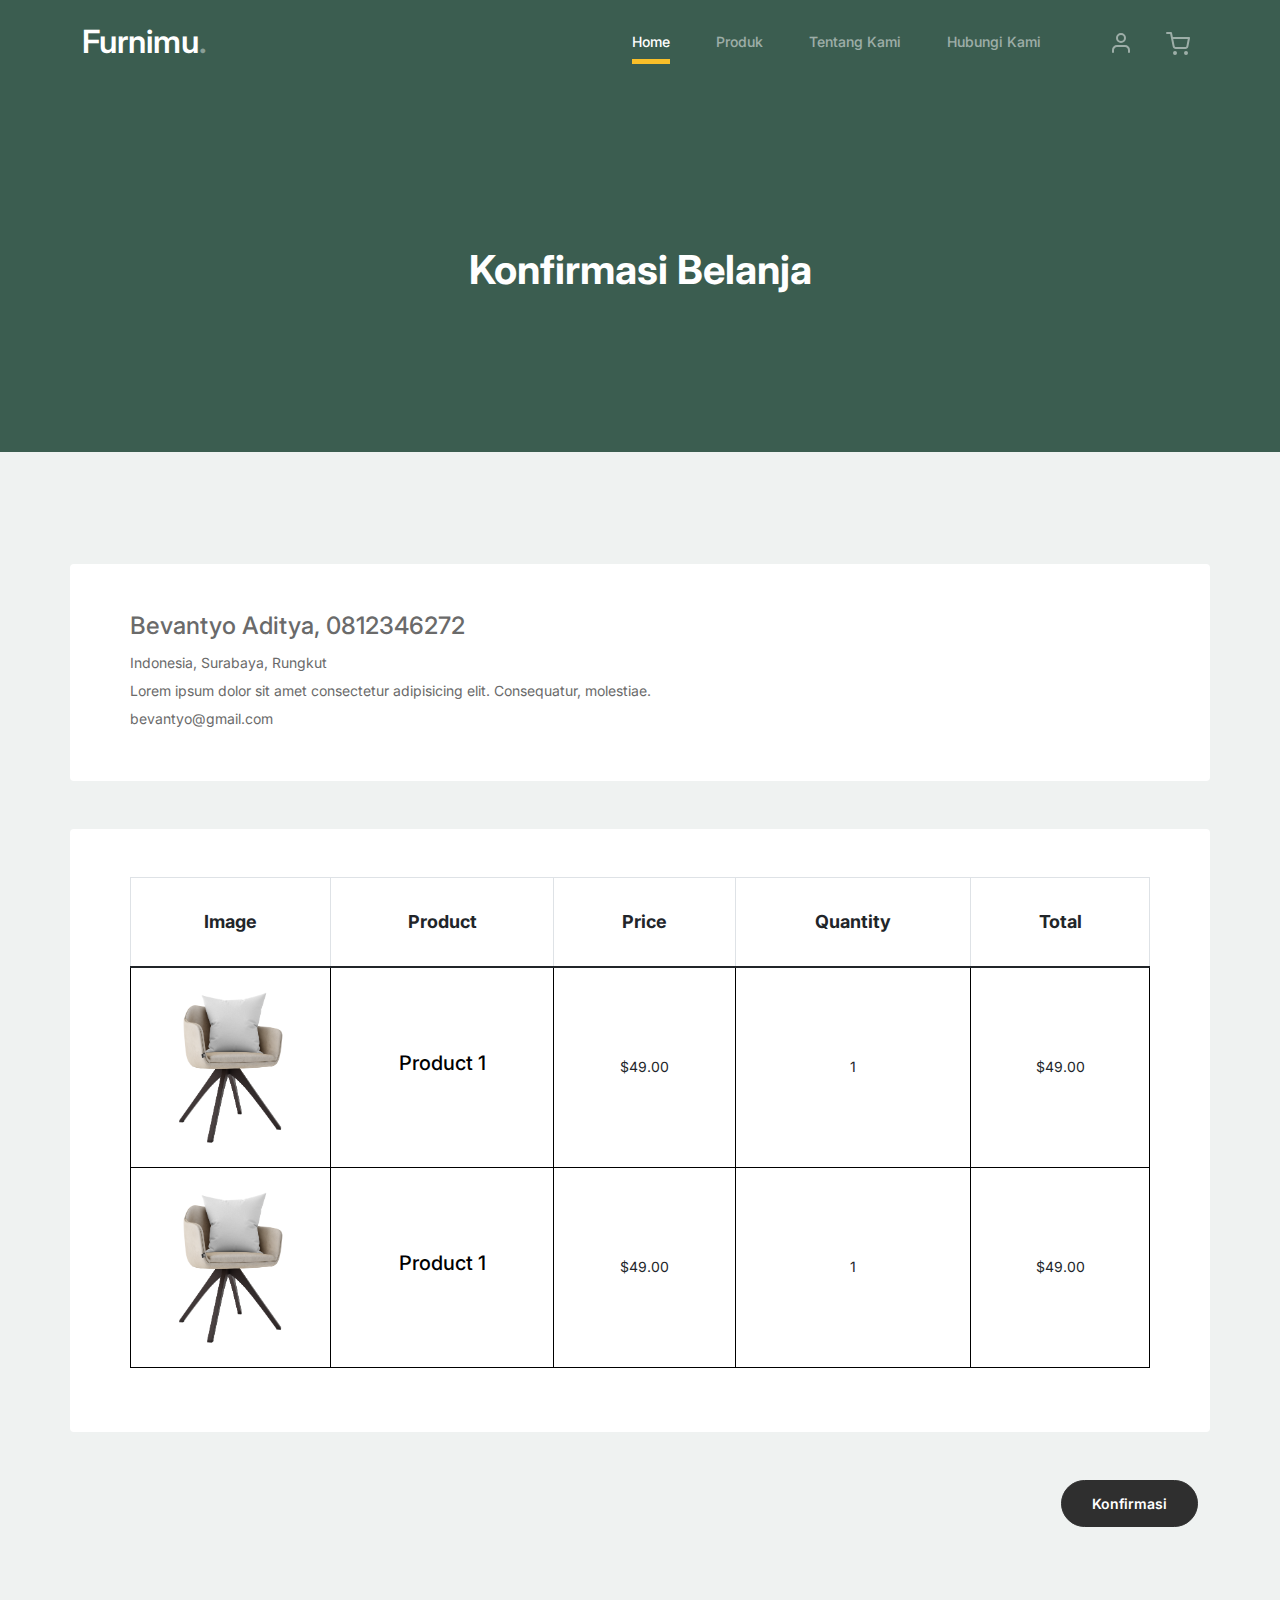
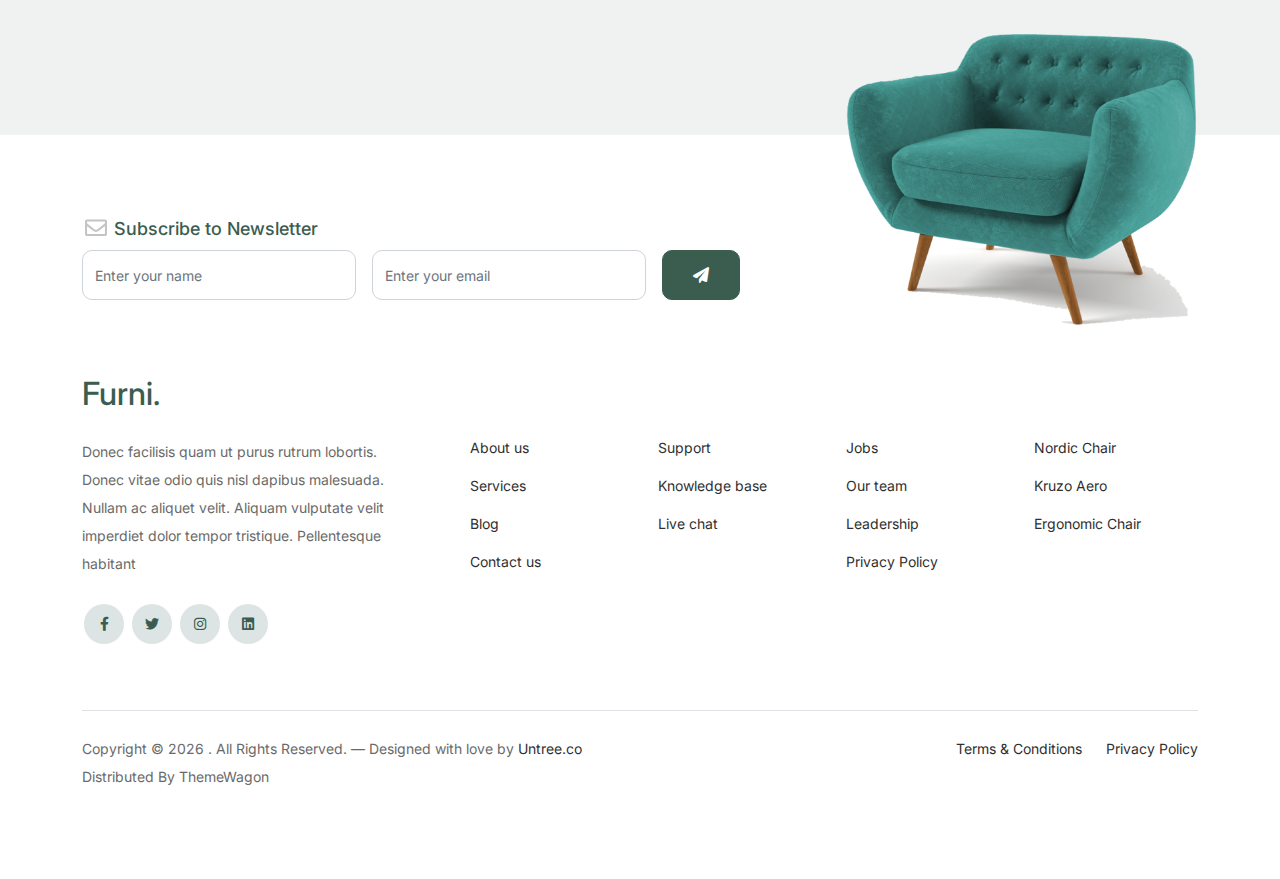
<file: confirmation.html>
<!-- /*
* Bootstrap 5
* Template Name: Furni
* Template Author: Untree.co
* Template URI: https://untree.co/
* License: https://creativecommons.org/licenses/by/3.0/
*/ -->
<!DOCTYPE html>
<html lang="en">
    <head>
        <meta charset="utf-8" />
        <meta
            name="viewport"
            content="width=device-width, initial-scale=1, shrink-to-fit=no"
        />
        <meta name="author" content="Untree.co" />
        <link rel="shortcut icon" href="favicon.png" />

        <meta name="description" content="" />
        <meta name="keywords" content="bootstrap, bootstrap4" />

        <!-- Bootstrap CSS -->
        <link href="css/bootstrap.min.css" rel="stylesheet" />
        <link
            href="https://cdnjs.cloudflare.com/ajax/libs/font-awesome/6.0.0-beta3/css/all.min.css"
            rel="stylesheet"
        />
        <link href="css/tiny-slider.css" rel="stylesheet" />
        <link href="css/style.css" rel="stylesheet" />
        <title>
            Furni Free Bootstrap 5 Template for Furniture and Interior Design
            Websites by Untree.co
        </title>
    </head>

    <body>
        <!-- Start Header/Navigation -->
        <nav
            class="custom-navbar navbar navbar navbar-expand-md navbar-dark bg-dark"
            arial-label="Furni navigation bar"
        >
            <div class="container">
                <a class="navbar-brand" href="index.html"
                    >Furnimu<span>.</span></a
                >

                <button
                    class="navbar-toggler"
                    type="button"
                    data-bs-toggle="collapse"
                    data-bs-target="#navbarsFurni"
                    aria-controls="navbarsFurni"
                    aria-expanded="false"
                    aria-label="Toggle navigation"
                >
                    <span class="navbar-toggler-icon"></span>
                </button>

                <div class="collapse navbar-collapse" id="navbarsFurni">
                    <ul
                        class="custom-navbar-nav navbar-nav ms-auto mb-2 mb-md-0"
                    >
                        <li class="nav-item active">
                            <a class="nav-link" href="#">Home</a>
                        </li>
                        <li><a class="nav-link" href="shop.html">Produk</a></li>
                        <li><a class="nav-link" href="#">Tentang Kami</a></li>
                        <li><a class="nav-link" href="#">Hubungi Kami</a></li>

                        <ul
                            class="custom-navbar-cta navbar-nav mb-2 mb-md-0 ms-5"
                        >
                            <li>
                                <a class="nav-link" href="#"
                                    ><img src="images/user.svg"
                                /></a>
                            </li>
                            <li>
                                <a class="nav-link" href="cart.html"
                                    ><img src="images/cart.svg"
                                /></a>
                            </li>
                        </ul>
                    </ul>
                </div>
            </div>
        </nav>
        <!-- End Header/Navigation -->

        <!-- Start Hero Section -->
        <div class="hero">
            <div class="container">
                <div class="row justify-content-between">
                    <div style="text-align: center">
                        <h1>Konfirmasi Belanja</h1>
                    </div>

                    <div class="col-lg-7"></div>
                </div>
            </div>
        </div>
        <!-- End Hero Section -->

        <div class="untree_co-section before-footer-section">
            <div class="container">
                <div class="row mb-5 text-start bg-white p-5 rounded">
                    <h4>Bevantyo Aditya, 0812346272</h4>
                    <p class="m-0">Indonesia, Surabaya, Rungkut</p>
                    <p class="m-0">
                        Lorem ipsum dolor sit amet consectetur adipisicing elit.
                        Consequatur, molestiae.
                    </p>
                    <p class="m-0">bevantyo@gmail.com</p>
                </div>

                <div class="row mb-5 bg-white p-5 rounded">
                    <form class="col-md-12" method="post">
                        <div class="site-blocks-table">
                            <table class="table">
                                <thead>
                                    <tr>
                                        <th class="product-thumbnail">Image</th>
                                        <th class="product-name">Product</th>
                                        <th class="product-price">Price</th>
                                        <th class="product-quantity">
                                            Quantity
                                        </th>
                                        <th class="product-total">Total</th>
                                    </tr>
                                </thead>
                                <tbody>
                                    <tr>
                                        <td
                                            class="product-thumbnail"
                                            style="
                                                border: 1px solid black !important;
                                            "
                                        >
                                            <img
                                                src="images/product-1.png"
                                                alt="Image"
                                                class="img-fluid"
                                            />
                                        </td>
                                        <td
                                            class="product-name"
                                            style="
                                                border: 1px solid black !important;
                                            "
                                        >
                                            <h2 class="h5 text-black">
                                                Product 1
                                            </h2>
                                        </td>
                                        <td
                                            style="
                                                border: 1px solid black !important;
                                            "
                                        >
                                            $49.00
                                        </td>
                                        <td
                                            style="
                                                border: 1px solid black !important;
                                            "
                                        >
                                            1
                                        </td>
                                        <td
                                            style="
                                                border: 1px solid black !important;
                                            "
                                        >
                                            $49.00
                                        </td>
                                    </tr>
                                    <tr>
                                        <td
                                            class="product-thumbnail"
                                            style="
                                                border: 1px solid black !important;
                                            "
                                        >
                                            <img
                                                src="images/product-1.png"
                                                alt="Image"
                                                class="img-fluid"
                                            />
                                        </td>
                                        <td
                                            class="product-name"
                                            style="
                                                border: 1px solid black !important;
                                            "
                                        >
                                            <h2 class="h5 text-black">
                                                Product 1
                                            </h2>
                                        </td>
                                        <td
                                            style="
                                                border: 1px solid black !important;
                                            "
                                        >
                                            $49.00
                                        </td>
                                        <td
                                            style="
                                                border: 1px solid black !important;
                                            "
                                        >
                                            1
                                        </td>
                                        <td
                                            style="
                                                border: 1px solid black !important;
                                            "
                                        >
                                            $49.00
                                        </td>
                                    </tr>
                                </tbody>
                            </table>
                        </div>
                    </form>
                </div>

                <p class="text-end">
                    <a href="thankyou.html" class="btn btn-sm btn-outline-black"
                        >Konfirmasi</a
                    >
                </p>
            </div>
        </div>

        <!-- Start Footer Section -->
        <footer class="footer-section">
            <div class="container relative">
                <div class="sofa-img">
                    <img src="images/sofa.png" alt="Image" class="img-fluid" />
                </div>

                <div class="row">
                    <div class="col-lg-8">
                        <div class="subscription-form">
                            <h3 class="d-flex align-items-center">
                                <span class="me-1"
                                    ><img
                                        src="images/envelope-outline.svg"
                                        alt="Image"
                                        class="img-fluid" /></span
                                ><span>Subscribe to Newsletter</span>
                            </h3>

                            <form action="#" class="row g-3">
                                <div class="col-auto">
                                    <input
                                        type="text"
                                        class="form-control"
                                        placeholder="Enter your name"
                                    />
                                </div>
                                <div class="col-auto">
                                    <input
                                        type="email"
                                        class="form-control"
                                        placeholder="Enter your email"
                                    />
                                </div>
                                <div class="col-auto">
                                    <button class="btn btn-primary">
                                        <span class="fa fa-paper-plane"></span>
                                    </button>
                                </div>
                            </form>
                        </div>
                    </div>
                </div>

                <div class="row g-5 mb-5">
                    <div class="col-lg-4">
                        <div class="mb-4 footer-logo-wrap">
                            <a href="#" class="footer-logo"
                                >Furni<span>.</span></a
                            >
                        </div>
                        <p class="mb-4">
                            Donec facilisis quam ut purus rutrum lobortis. Donec
                            vitae odio quis nisl dapibus malesuada. Nullam ac
                            aliquet velit. Aliquam vulputate velit imperdiet
                            dolor tempor tristique. Pellentesque habitant
                        </p>

                        <ul class="list-unstyled custom-social">
                            <li>
                                <a href="#"
                                    ><span
                                        class="fa fa-brands fa-facebook-f"
                                    ></span
                                ></a>
                            </li>
                            <li>
                                <a href="#"
                                    ><span
                                        class="fa fa-brands fa-twitter"
                                    ></span
                                ></a>
                            </li>
                            <li>
                                <a href="#"
                                    ><span
                                        class="fa fa-brands fa-instagram"
                                    ></span
                                ></a>
                            </li>
                            <li>
                                <a href="#"
                                    ><span
                                        class="fa fa-brands fa-linkedin"
                                    ></span
                                ></a>
                            </li>
                        </ul>
                    </div>

                    <div class="col-lg-8">
                        <div class="row links-wrap">
                            <div class="col-6 col-sm-6 col-md-3">
                                <ul class="list-unstyled">
                                    <li><a href="#">About us</a></li>
                                    <li><a href="#">Services</a></li>
                                    <li><a href="#">Blog</a></li>
                                    <li><a href="#">Contact us</a></li>
                                </ul>
                            </div>

                            <div class="col-6 col-sm-6 col-md-3">
                                <ul class="list-unstyled">
                                    <li><a href="#">Support</a></li>
                                    <li><a href="#">Knowledge base</a></li>
                                    <li><a href="#">Live chat</a></li>
                                </ul>
                            </div>

                            <div class="col-6 col-sm-6 col-md-3">
                                <ul class="list-unstyled">
                                    <li><a href="#">Jobs</a></li>
                                    <li><a href="#">Our team</a></li>
                                    <li><a href="#">Leadership</a></li>
                                    <li><a href="#">Privacy Policy</a></li>
                                </ul>
                            </div>

                            <div class="col-6 col-sm-6 col-md-3">
                                <ul class="list-unstyled">
                                    <li><a href="#">Nordic Chair</a></li>
                                    <li><a href="#">Kruzo Aero</a></li>
                                    <li><a href="#">Ergonomic Chair</a></li>
                                </ul>
                            </div>
                        </div>
                    </div>
                </div>

                <div class="border-top copyright">
                    <div class="row pt-4">
                        <div class="col-lg-6">
                            <p class="mb-2 text-center text-lg-start">
                                Copyright &copy;
                                <script>
                                    document.write(new Date().getFullYear());
                                </script>
                                . All Rights Reserved. &mdash; Designed with
                                love by
                                <a href="https://untree.co">Untree.co</a>
                                Distributed By
                                <a hreff="https://themewagon.com">ThemeWagon</a>
                                <!-- License information: https://untree.co/license/ -->
                            </p>
                        </div>

                        <div class="col-lg-6 text-center text-lg-end">
                            <ul class="list-unstyled d-inline-flex ms-auto">
                                <li class="me-4">
                                    <a href="#">Terms &amp; Conditions</a>
                                </li>
                                <li><a href="#">Privacy Policy</a></li>
                            </ul>
                        </div>
                    </div>
                </div>
            </div>
        </footer>
        <!-- End Footer Section -->

        <script src="js/bootstrap.bundle.min.js"></script>
        <script src="js/tiny-slider.js"></script>
        <script src="js/custom.js"></script>
    </body>
</html>
</file>
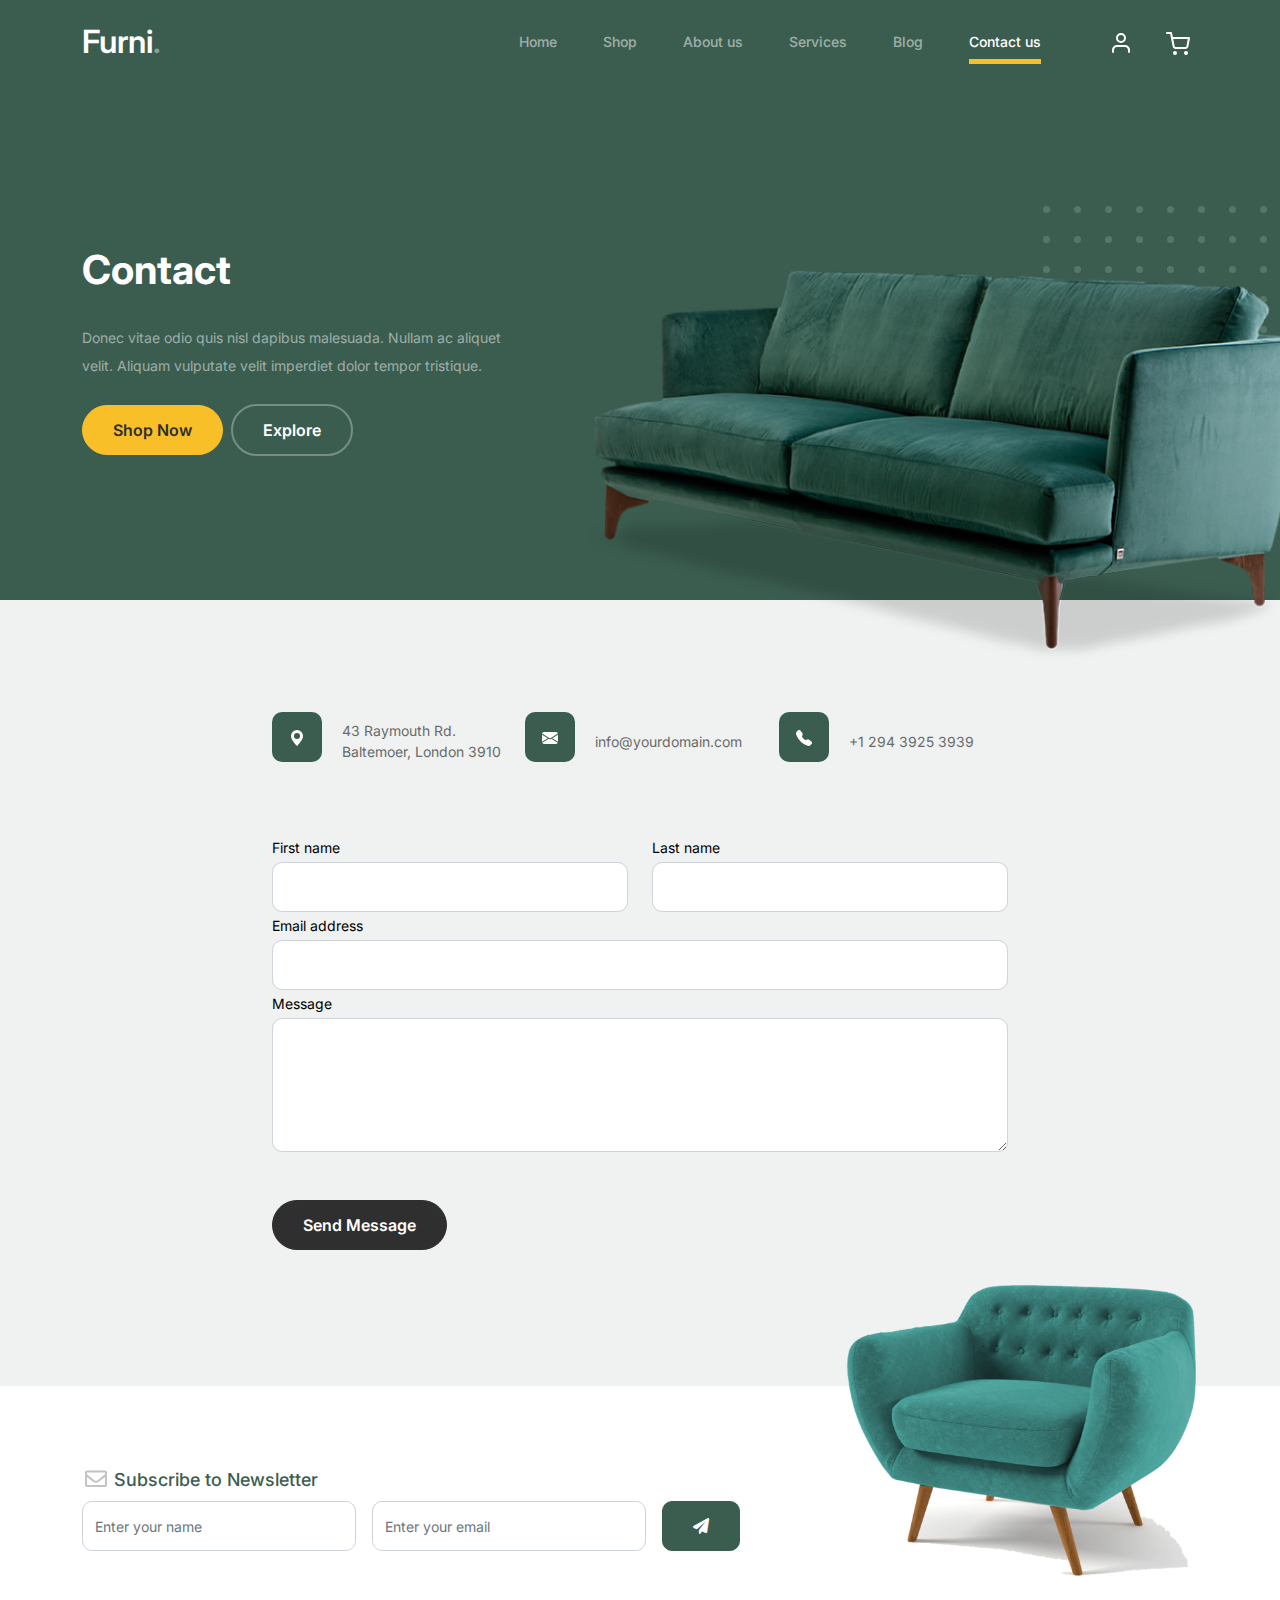
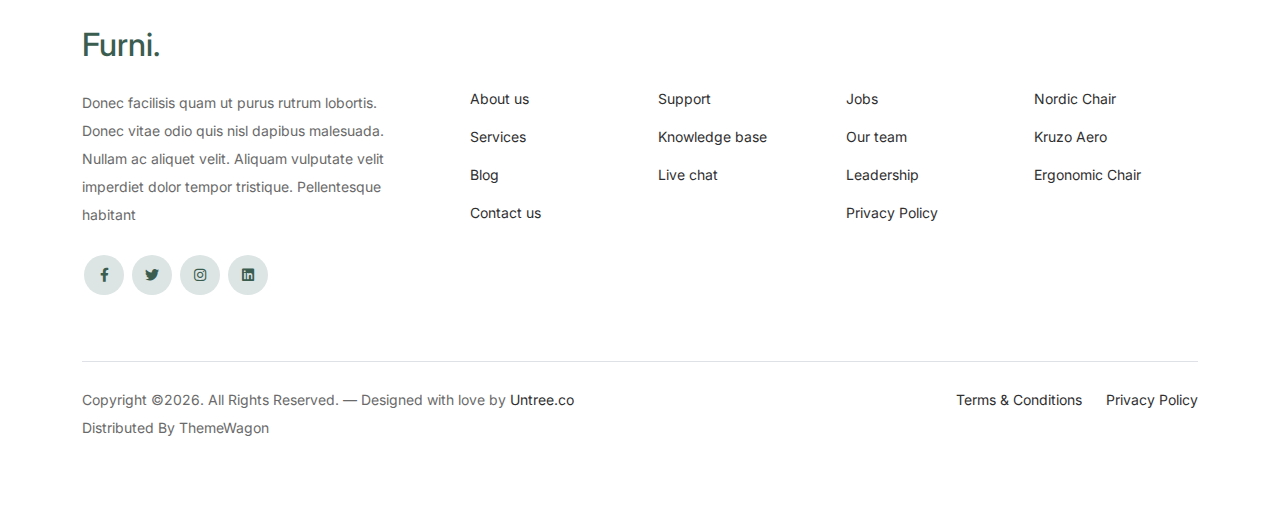
<file: contact.html>
<!-- /*
* Bootstrap 5
* Template Name: Furni
* Template Author: Untree.co
* Template URI: https://untree.co/
* License: https://creativecommons.org/licenses/by/3.0/
*/ -->
<!doctype html>
<html lang="en">
<head>
  <meta charset="utf-8">
  <meta name="viewport" content="width=device-width, initial-scale=1, shrink-to-fit=no">
  <meta name="author" content="Untree.co">
  <link rel="shortcut icon" href="favicon.png">

  <meta name="description" content="" />
  <meta name="keywords" content="bootstrap, bootstrap4" />

		<!-- Bootstrap CSS -->
		<link href="css/bootstrap.min.css" rel="stylesheet">
		<link href="https://cdnjs.cloudflare.com/ajax/libs/font-awesome/6.0.0-beta3/css/all.min.css" rel="stylesheet">
		<link href="css/tiny-slider.css" rel="stylesheet">
		<link href="css/style.css" rel="stylesheet">
		<title>Furni Free Bootstrap 5 Template for Furniture and Interior Design Websites by Untree.co </title>
	</head>

	<body>

		<!-- Start Header/Navigation -->
		<nav class="custom-navbar navbar navbar navbar-expand-md navbar-dark bg-dark" arial-label="Furni navigation bar">

			<div class="container">
				<a class="navbar-brand" href="index.html">Furni<span>.</span></a>

				<button class="navbar-toggler" type="button" data-bs-toggle="collapse" data-bs-target="#navbarsFurni" aria-controls="navbarsFurni" aria-expanded="false" aria-label="Toggle navigation">
					<span class="navbar-toggler-icon"></span>
				</button>

				<div class="collapse navbar-collapse" id="navbarsFurni">
					<ul class="custom-navbar-nav navbar-nav ms-auto mb-2 mb-md-0">
						<li class="nav-item">
							<a class="nav-link" href="index.html">Home</a>
						</li>
						<li><a class="nav-link" href="shop.html">Shop</a></li>
						<li><a class="nav-link" href="about.html">About us</a></li>
						<li><a class="nav-link" href="services.html">Services</a></li>
						<li><a class="nav-link" href="blog.html">Blog</a></li>
						<li class="active"><a class="nav-link" href="contact.html">Contact us</a></li>
					</ul>

					<ul class="custom-navbar-cta navbar-nav mb-2 mb-md-0 ms-5">
						<li><a class="nav-link" href="#"><img src="images/user.svg"></a></li>
						<li><a class="nav-link" href="cart.html"><img src="images/cart.svg"></a></li>
					</ul>
				</div>
			</div>
				
		</nav>
		<!-- End Header/Navigation -->

		<!-- Start Hero Section -->
			<div class="hero">
				<div class="container">
					<div class="row justify-content-between">
						<div class="col-lg-5">
							<div class="intro-excerpt">
								<h1>Contact</h1>
								<p class="mb-4">Donec vitae odio quis nisl dapibus malesuada. Nullam ac aliquet velit. Aliquam vulputate velit imperdiet dolor tempor tristique.</p>
								<p><a href="" class="btn btn-secondary me-2">Shop Now</a><a href="#" class="btn btn-white-outline">Explore</a></p>
							</div>
						</div>
						<div class="col-lg-7">
							<div class="hero-img-wrap">
								<img src="images/couch.png" class="img-fluid">
							</div>
						</div>
					</div>
				</div>
			</div>
		<!-- End Hero Section -->

		
		<!-- Start Contact Form -->
		<div class="untree_co-section">
      <div class="container">

        <div class="block">
          <div class="row justify-content-center">


            <div class="col-md-8 col-lg-8 pb-4">


              <div class="row mb-5">
                <div class="col-lg-4">
                  <div  class="service no-shadow align-items-center link horizontal d-flex active" data-aos="fade-left" data-aos-delay="0">
                    <div class="service-icon color-1 mb-4">
                      <svg xmlns="http://www.w3.org/2000/svg" width="16" height="16" fill="currentColor" class="bi bi-geo-alt-fill" viewBox="0 0 16 16">
                        <path d="M8 16s6-5.686 6-10A6 6 0 0 0 2 6c0 4.314 6 10 6 10zm0-7a3 3 0 1 1 0-6 3 3 0 0 1 0 6z"/>
                      </svg>
                    </div> <!-- /.icon -->
                    <div class="service-contents">
                      <p>43 Raymouth Rd. Baltemoer, London 3910</p>
                    </div> <!-- /.service-contents-->
                  </div> <!-- /.service -->
                </div>

                <div class="col-lg-4">
                  <div  class="service no-shadow align-items-center link horizontal d-flex active" data-aos="fade-left" data-aos-delay="0">
                    <div class="service-icon color-1 mb-4">
                      <svg xmlns="http://www.w3.org/2000/svg" width="16" height="16" fill="currentColor" class="bi bi-envelope-fill" viewBox="0 0 16 16">
                        <path d="M.05 3.555A2 2 0 0 1 2 2h12a2 2 0 0 1 1.95 1.555L8 8.414.05 3.555zM0 4.697v7.104l5.803-3.558L0 4.697zM6.761 8.83l-6.57 4.027A2 2 0 0 0 2 14h12a2 2 0 0 0 1.808-1.144l-6.57-4.027L8 9.586l-1.239-.757zm3.436-.586L16 11.801V4.697l-5.803 3.546z"/>
                      </svg>
                    </div> <!-- /.icon -->
                    <div class="service-contents">
                      <p>info@yourdomain.com</p>
                    </div> <!-- /.service-contents-->
                  </div> <!-- /.service -->
                </div>

                <div class="col-lg-4">
                  <div  class="service no-shadow align-items-center link horizontal d-flex active" data-aos="fade-left" data-aos-delay="0">
                    <div class="service-icon color-1 mb-4">
                      <svg xmlns="http://www.w3.org/2000/svg" width="16" height="16" fill="currentColor" class="bi bi-telephone-fill" viewBox="0 0 16 16">
                        <path fill-rule="evenodd" d="M1.885.511a1.745 1.745 0 0 1 2.61.163L6.29 2.98c.329.423.445.974.315 1.494l-.547 2.19a.678.678 0 0 0 .178.643l2.457 2.457a.678.678 0 0 0 .644.178l2.189-.547a1.745 1.745 0 0 1 1.494.315l2.306 1.794c.829.645.905 1.87.163 2.611l-1.034 1.034c-.74.74-1.846 1.065-2.877.702a18.634 18.634 0 0 1-7.01-4.42 18.634 18.634 0 0 1-4.42-7.009c-.362-1.03-.037-2.137.703-2.877L1.885.511z"/>
                      </svg>
                    </div> <!-- /.icon -->
                    <div class="service-contents">
                      <p>+1 294 3925 3939</p>
                    </div> <!-- /.service-contents-->
                  </div> <!-- /.service -->
                </div>
              </div>

              <form>
                <div class="row">
                  <div class="col-6">
                    <div class="form-group">
                      <label class="text-black" for="fname">First name</label>
                      <input type="text" class="form-control" id="fname">
                    </div>
                  </div>
                  <div class="col-6">
                    <div class="form-group">
                      <label class="text-black" for="lname">Last name</label>
                      <input type="text" class="form-control" id="lname">
                    </div>
                  </div>
                </div>
                <div class="form-group">
                  <label class="text-black" for="email">Email address</label>
                  <input type="email" class="form-control" id="email">
                </div>

                <div class="form-group mb-5">
                  <label class="text-black" for="message">Message</label>
                  <textarea name="" class="form-control" id="message" cols="30" rows="5"></textarea>
                </div>

                <button type="submit" class="btn btn-primary-hover-outline">Send Message</button>
              </form>

            </div>

          </div>

        </div>

      </div>


    </div>
  </div>

  <!-- End Contact Form -->

		

		<!-- Start Footer Section -->
		<footer class="footer-section">
			<div class="container relative">

				<div class="sofa-img">
					<img src="images/sofa.png" alt="Image" class="img-fluid">
				</div>

				<div class="row">
					<div class="col-lg-8">
						<div class="subscription-form">
							<h3 class="d-flex align-items-center"><span class="me-1"><img src="images/envelope-outline.svg" alt="Image" class="img-fluid"></span><span>Subscribe to Newsletter</span></h3>

							<form action="#" class="row g-3">
								<div class="col-auto">
									<input type="text" class="form-control" placeholder="Enter your name">
								</div>
								<div class="col-auto">
									<input type="email" class="form-control" placeholder="Enter your email">
								</div>
								<div class="col-auto">
									<button class="btn btn-primary">
										<span class="fa fa-paper-plane"></span>
									</button>
								</div>
							</form>

						</div>
					</div>
				</div>

				<div class="row g-5 mb-5">
					<div class="col-lg-4">
						<div class="mb-4 footer-logo-wrap"><a href="#" class="footer-logo">Furni<span>.</span></a></div>
						<p class="mb-4">Donec facilisis quam ut purus rutrum lobortis. Donec vitae odio quis nisl dapibus malesuada. Nullam ac aliquet velit. Aliquam vulputate velit imperdiet dolor tempor tristique. Pellentesque habitant</p>

						<ul class="list-unstyled custom-social">
							<li><a href="#"><span class="fa fa-brands fa-facebook-f"></span></a></li>
							<li><a href="#"><span class="fa fa-brands fa-twitter"></span></a></li>
							<li><a href="#"><span class="fa fa-brands fa-instagram"></span></a></li>
							<li><a href="#"><span class="fa fa-brands fa-linkedin"></span></a></li>
						</ul>
					</div>

					<div class="col-lg-8">
						<div class="row links-wrap">
							<div class="col-6 col-sm-6 col-md-3">
								<ul class="list-unstyled">
									<li><a href="#">About us</a></li>
									<li><a href="#">Services</a></li>
									<li><a href="#">Blog</a></li>
									<li><a href="#">Contact us</a></li>
								</ul>
							</div>

							<div class="col-6 col-sm-6 col-md-3">
								<ul class="list-unstyled">
									<li><a href="#">Support</a></li>
									<li><a href="#">Knowledge base</a></li>
									<li><a href="#">Live chat</a></li>
								</ul>
							</div>

							<div class="col-6 col-sm-6 col-md-3">
								<ul class="list-unstyled">
									<li><a href="#">Jobs</a></li>
									<li><a href="#">Our team</a></li>
									<li><a href="#">Leadership</a></li>
									<li><a href="#">Privacy Policy</a></li>
								</ul>
							</div>

							<div class="col-6 col-sm-6 col-md-3">
								<ul class="list-unstyled">
									<li><a href="#">Nordic Chair</a></li>
									<li><a href="#">Kruzo Aero</a></li>
									<li><a href="#">Ergonomic Chair</a></li>
								</ul>
							</div>
						</div>
					</div>

				</div>

				<div class="border-top copyright">
					<div class="row pt-4">
						<div class="col-lg-6">
							<p class="mb-2 text-center text-lg-start">Copyright &copy;<script>document.write(new Date().getFullYear());</script>. All Rights Reserved. &mdash; Designed with love by <a href="https://untree.co">Untree.co</a> Distributed By <a hreff="https://themewagon.com">ThemeWagon</a>  <!-- License information: https://untree.co/license/ -->
            </p>
						</div>

						<div class="col-lg-6 text-center text-lg-end">
							<ul class="list-unstyled d-inline-flex ms-auto">
								<li class="me-4"><a href="#">Terms &amp; Conditions</a></li>
								<li><a href="#">Privacy Policy</a></li>
							</ul>
						</div>

					</div>
				</div>

			</div>
		</footer>
		<!-- End Footer Section -->	


		<script src="js/bootstrap.bundle.min.js"></script>
		<script src="js/tiny-slider.js"></script>
		<script src="js/custom.js"></script>
	</body>

</html>
</file>
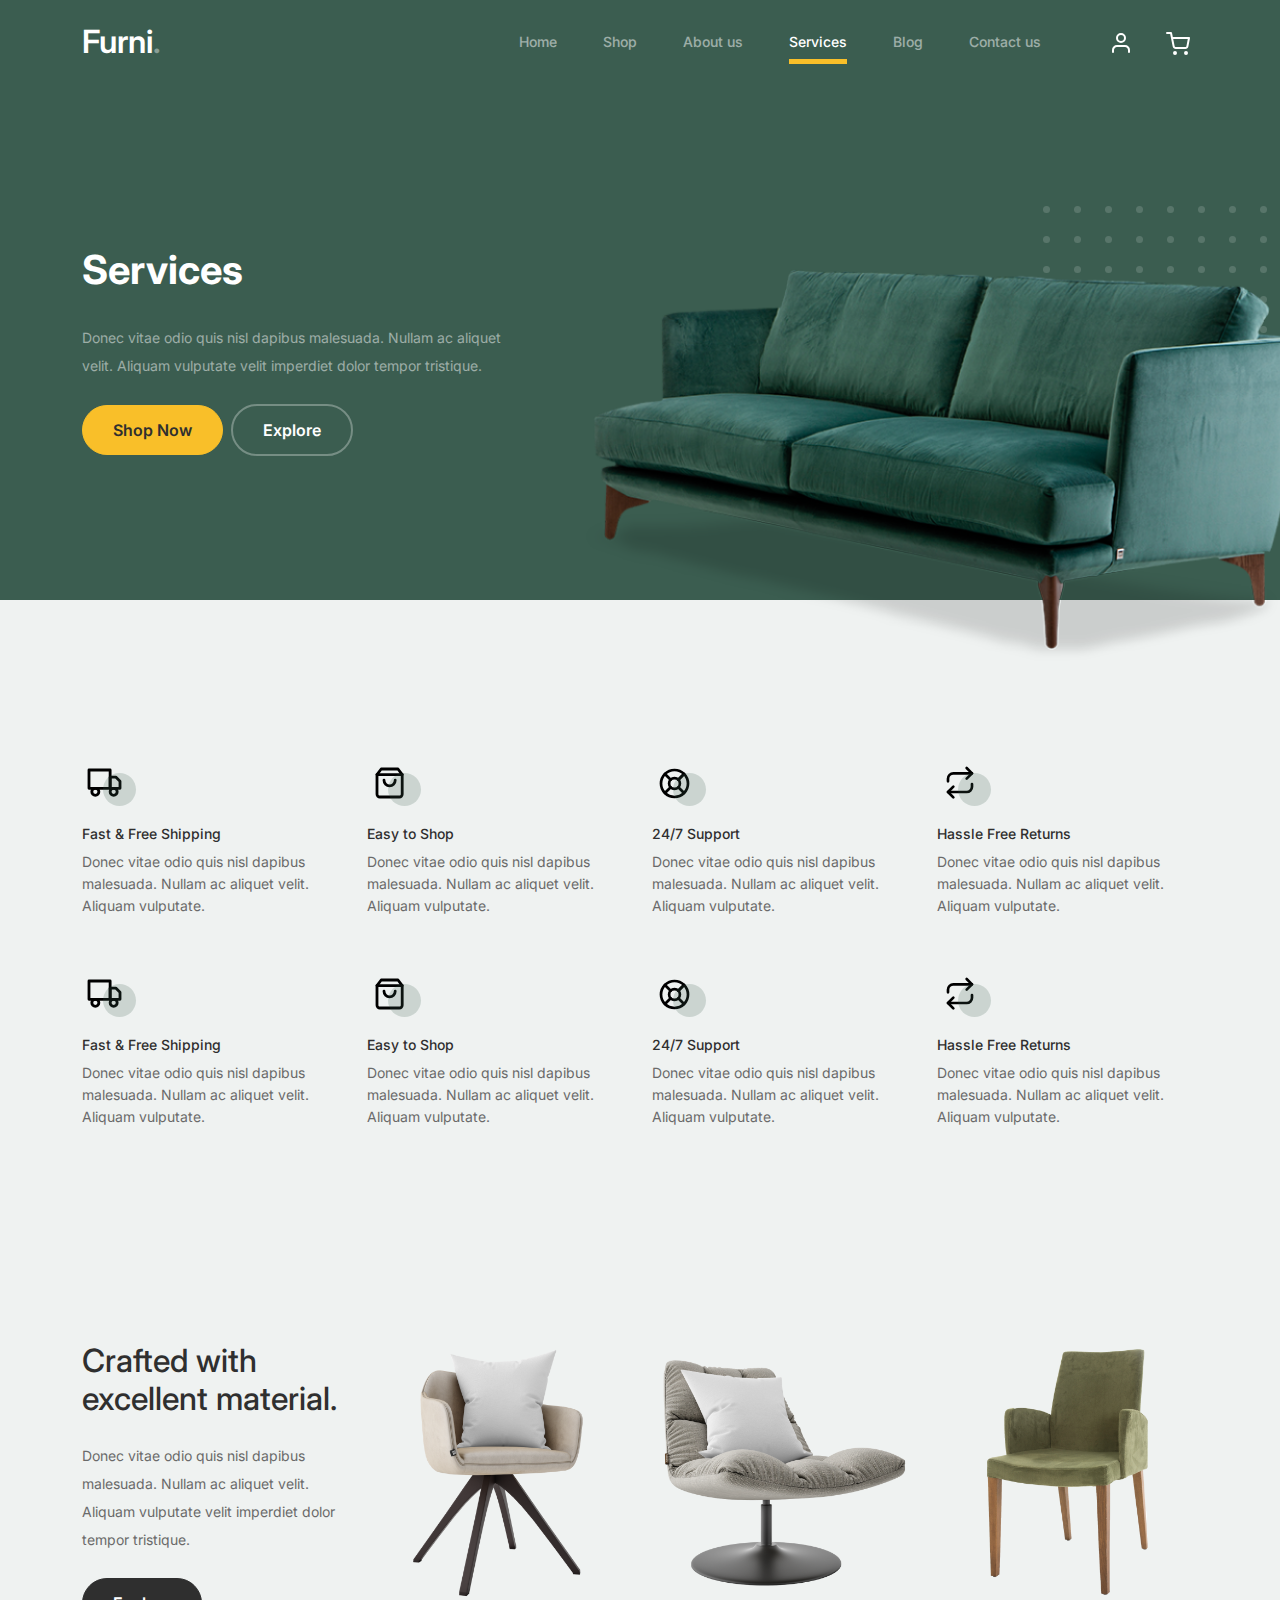
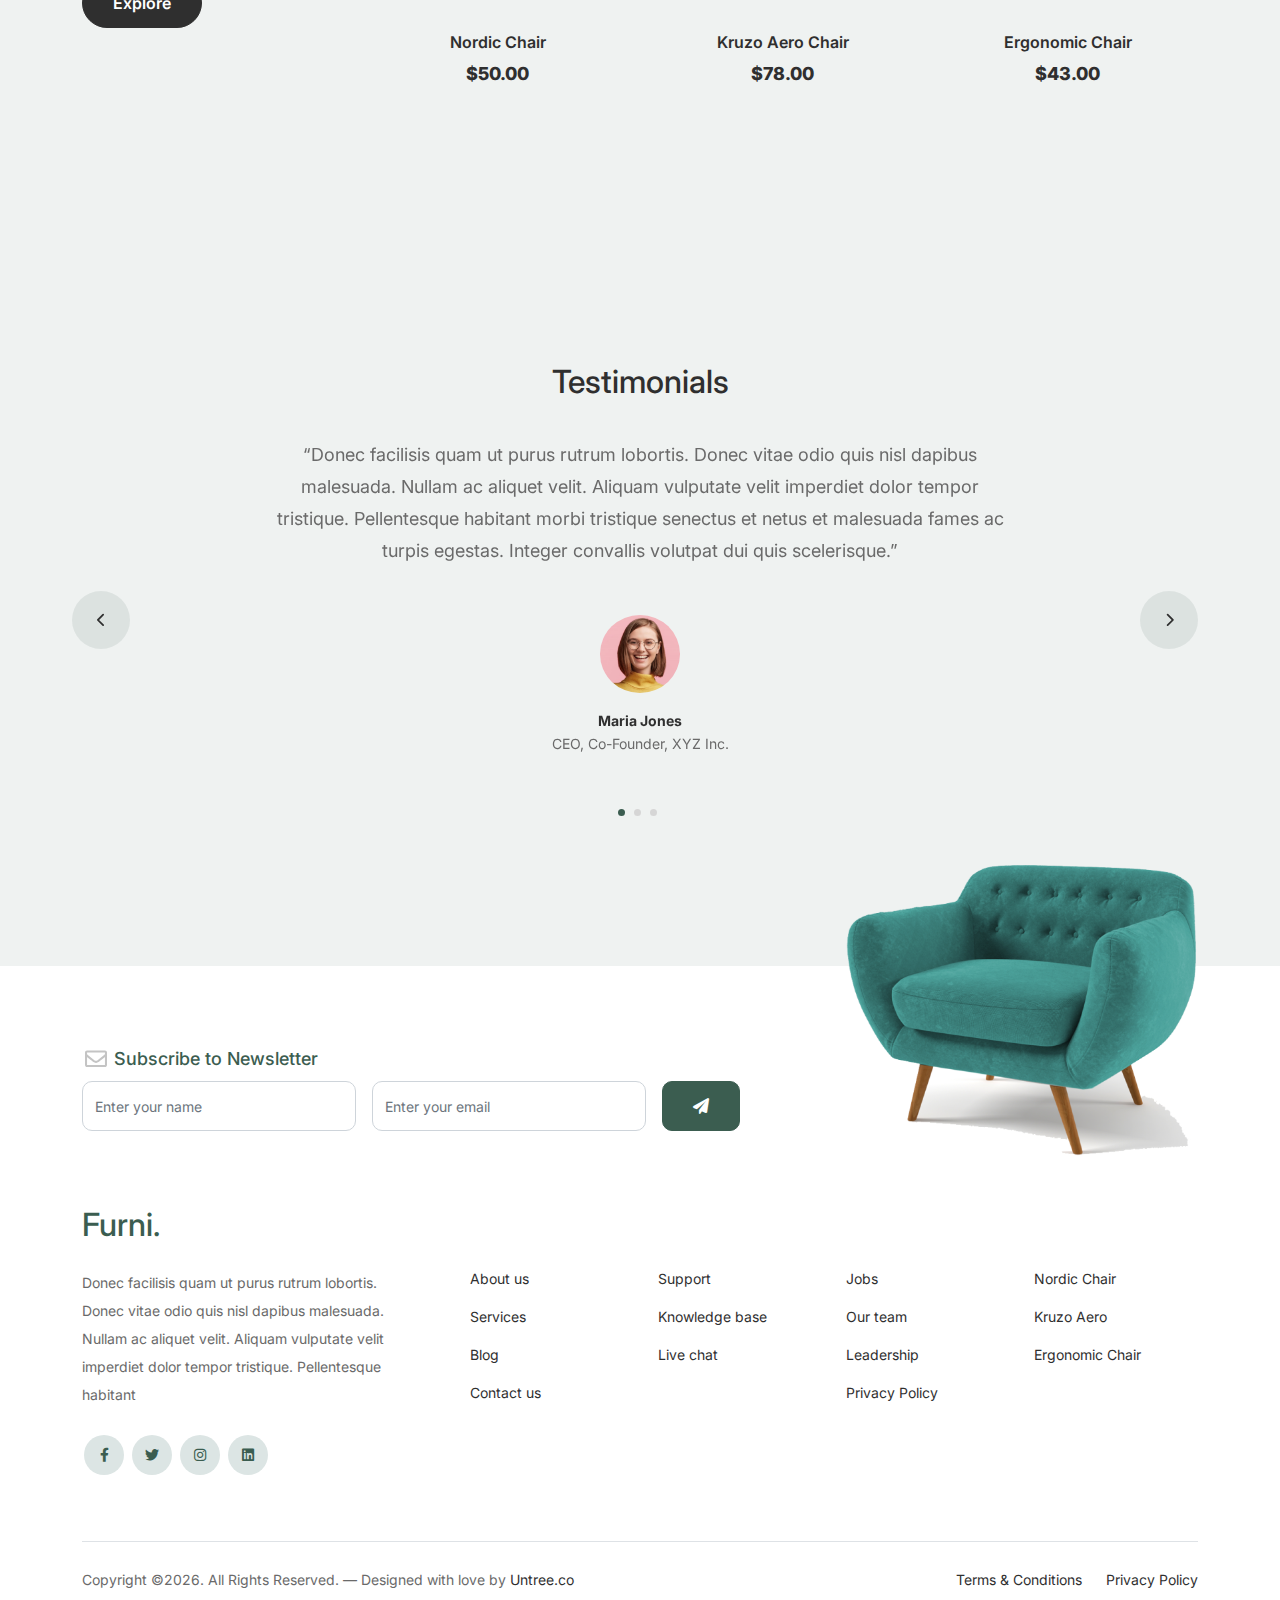
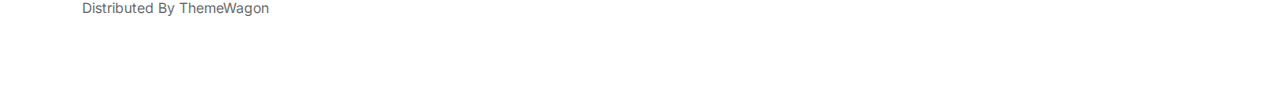
<file: services.html>
<!-- /*
* Bootstrap 5
* Template Name: Furni
* Template Author: Untree.co
* Template URI: https://untree.co/
* License: https://creativecommons.org/licenses/by/3.0/
*/ -->
<!doctype html>
<html lang="en">
<head>
  <meta charset="utf-8">
  <meta name="viewport" content="width=device-width, initial-scale=1, shrink-to-fit=no">
  <meta name="author" content="Untree.co">
  <link rel="shortcut icon" href="favicon.png">

  <meta name="description" content="" />
  <meta name="keywords" content="bootstrap, bootstrap4" />

		<!-- Bootstrap CSS -->
		<link href="css/bootstrap.min.css" rel="stylesheet">
		<link href="https://cdnjs.cloudflare.com/ajax/libs/font-awesome/6.0.0-beta3/css/all.min.css" rel="stylesheet">
		<link href="css/tiny-slider.css" rel="stylesheet">
		<link href="css/style.css" rel="stylesheet">
		<title>Furni Free Bootstrap 5 Template for Furniture and Interior Design Websites by Untree.co </title>
	</head>

	<body>

		<!-- Start Header/Navigation -->
		<nav class="custom-navbar navbar navbar navbar-expand-md navbar-dark bg-dark" arial-label="Furni navigation bar">

			<div class="container">
				<a class="navbar-brand" href="index.html">Furni<span>.</span></a>

				<button class="navbar-toggler" type="button" data-bs-toggle="collapse" data-bs-target="#navbarsFurni" aria-controls="navbarsFurni" aria-expanded="false" aria-label="Toggle navigation">
					<span class="navbar-toggler-icon"></span>
				</button>

				<div class="collapse navbar-collapse" id="navbarsFurni">
					<ul class="custom-navbar-nav navbar-nav ms-auto mb-2 mb-md-0">
						<li class="nav-item">
							<a class="nav-link" href="index.html">Home</a>
						</li>
						<li><a class="nav-link" href="shop.html">Shop</a></li>
						<li><a class="nav-link" href="about.html">About us</a></li>
						<li class="active"><a class="nav-link" href="services.html">Services</a></li>
						<li><a class="nav-link" href="blog.html">Blog</a></li>
						<li><a class="nav-link" href="contact.html">Contact us</a></li>
					</ul>

					<ul class="custom-navbar-cta navbar-nav mb-2 mb-md-0 ms-5">
						<li><a class="nav-link" href="#"><img src="images/user.svg"></a></li>
						<li><a class="nav-link" href="cart.html"><img src="images/cart.svg"></a></li>
					</ul>
				</div>
			</div>
				
		</nav>
		<!-- End Header/Navigation -->

		<!-- Start Hero Section -->
			<div class="hero">
				<div class="container">
					<div class="row justify-content-between">
						<div class="col-lg-5">
							<div class="intro-excerpt">
								<h1>Services</h1>
								<p class="mb-4">Donec vitae odio quis nisl dapibus malesuada. Nullam ac aliquet velit. Aliquam vulputate velit imperdiet dolor tempor tristique.</p>
								<p><a href="" class="btn btn-secondary me-2">Shop Now</a><a href="#" class="btn btn-white-outline">Explore</a></p>
							</div>
						</div>
						<div class="col-lg-7">
							<div class="hero-img-wrap">
								<img src="images/couch.png" class="img-fluid">
							</div>
						</div>
					</div>
				</div>
			</div>
		<!-- End Hero Section -->

		

		<!-- Start Why Choose Us Section -->
		<div class="why-choose-section">
			<div class="container">
				
				
				<div class="row my-5">
					<div class="col-6 col-md-6 col-lg-3 mb-4">
						<div class="feature">
							<div class="icon">
								<img src="images/truck.svg" alt="Image" class="imf-fluid">
							</div>
							<h3>Fast &amp; Free Shipping</h3>
							<p>Donec vitae odio quis nisl dapibus malesuada. Nullam ac aliquet velit. Aliquam vulputate.</p>
						</div>
					</div>

					<div class="col-6 col-md-6 col-lg-3 mb-4">
						<div class="feature">
							<div class="icon">
								<img src="images/bag.svg" alt="Image" class="imf-fluid">
							</div>
							<h3>Easy to Shop</h3>
							<p>Donec vitae odio quis nisl dapibus malesuada. Nullam ac aliquet velit. Aliquam vulputate.</p>
						</div>
					</div>

					<div class="col-6 col-md-6 col-lg-3 mb-4">
						<div class="feature">
							<div class="icon">
								<img src="images/support.svg" alt="Image" class="imf-fluid">
							</div>
							<h3>24/7 Support</h3>
							<p>Donec vitae odio quis nisl dapibus malesuada. Nullam ac aliquet velit. Aliquam vulputate.</p>
						</div>
					</div>

					<div class="col-6 col-md-6 col-lg-3 mb-4">
						<div class="feature">
							<div class="icon">
								<img src="images/return.svg" alt="Image" class="imf-fluid">
							</div>
							<h3>Hassle Free Returns</h3>
							<p>Donec vitae odio quis nisl dapibus malesuada. Nullam ac aliquet velit. Aliquam vulputate.</p>
						</div>
					</div>

					<div class="col-6 col-md-6 col-lg-3 mb-4">
						<div class="feature">
							<div class="icon">
								<img src="images/truck.svg" alt="Image" class="imf-fluid">
							</div>
							<h3>Fast &amp; Free Shipping</h3>
							<p>Donec vitae odio quis nisl dapibus malesuada. Nullam ac aliquet velit. Aliquam vulputate.</p>
						</div>
					</div>

					<div class="col-6 col-md-6 col-lg-3 mb-4">
						<div class="feature">
							<div class="icon">
								<img src="images/bag.svg" alt="Image" class="imf-fluid">
							</div>
							<h3>Easy to Shop</h3>
							<p>Donec vitae odio quis nisl dapibus malesuada. Nullam ac aliquet velit. Aliquam vulputate.</p>
						</div>
					</div>

					<div class="col-6 col-md-6 col-lg-3 mb-4">
						<div class="feature">
							<div class="icon">
								<img src="images/support.svg" alt="Image" class="imf-fluid">
							</div>
							<h3>24/7 Support</h3>
							<p>Donec vitae odio quis nisl dapibus malesuada. Nullam ac aliquet velit. Aliquam vulputate.</p>
						</div>
					</div>

					<div class="col-6 col-md-6 col-lg-3 mb-4">
						<div class="feature">
							<div class="icon">
								<img src="images/return.svg" alt="Image" class="imf-fluid">
							</div>
							<h3>Hassle Free Returns</h3>
							<p>Donec vitae odio quis nisl dapibus malesuada. Nullam ac aliquet velit. Aliquam vulputate.</p>
						</div>
					</div>

				</div>
			
			</div>
		</div>
		<!-- End Why Choose Us Section -->

		<!-- Start Product Section -->
		<div class="product-section pt-0">
			<div class="container">
				<div class="row">

					<!-- Start Column 1 -->
					<div class="col-md-12 col-lg-3 mb-5 mb-lg-0">
						<h2 class="mb-4 section-title">Crafted with excellent material.</h2>
						<p class="mb-4">Donec vitae odio quis nisl dapibus malesuada. Nullam ac aliquet velit. Aliquam vulputate velit imperdiet dolor tempor tristique. </p>
						<p><a href="#" class="btn">Explore</a></p>
					</div> 
					<!-- End Column 1 -->

					<!-- Start Column 2 -->
					<div class="col-12 col-md-4 col-lg-3 mb-5 mb-md-0">
						<a class="product-item" href="#">
							<img src="images/product-1.png" class="img-fluid product-thumbnail">
							<h3 class="product-title">Nordic Chair</h3>
							<strong class="product-price">$50.00</strong>

							<span class="icon-cross">
								<img src="images/cross.svg" class="img-fluid">
							</span>
						</a>
					</div> 
					<!-- End Column 2 -->

					<!-- Start Column 3 -->
					<div class="col-12 col-md-4 col-lg-3 mb-5 mb-md-0">
						<a class="product-item" href="#">
							<img src="images/product-2.png" class="img-fluid product-thumbnail">
							<h3 class="product-title">Kruzo Aero Chair</h3>
							<strong class="product-price">$78.00</strong>

							<span class="icon-cross">
								<img src="images/cross.svg" class="img-fluid">
							</span>
						</a>
					</div>
					<!-- End Column 3 -->

					<!-- Start Column 4 -->
					<div class="col-12 col-md-4 col-lg-3 mb-5 mb-md-0">
						<a class="product-item" href="#">
							<img src="images/product-3.png" class="img-fluid product-thumbnail">
							<h3 class="product-title">Ergonomic Chair</h3>
							<strong class="product-price">$43.00</strong>

							<span class="icon-cross">
								<img src="images/cross.svg" class="img-fluid">
							</span>
						</a>
					</div>
					<!-- End Column 4 -->

				</div>
			</div>
		</div>
		<!-- End Product Section -->

		

		<!-- Start Testimonial Slider -->
		<div class="testimonial-section before-footer-section">
			<div class="container">
				<div class="row">
					<div class="col-lg-7 mx-auto text-center">
						<h2 class="section-title">Testimonials</h2>
					</div>
				</div>

				<div class="row justify-content-center">
					<div class="col-lg-12">
						<div class="testimonial-slider-wrap text-center">

							<div id="testimonial-nav">
								<span class="prev" data-controls="prev"><span class="fa fa-chevron-left"></span></span>
								<span class="next" data-controls="next"><span class="fa fa-chevron-right"></span></span>
							</div>

							<div class="testimonial-slider">
								
								<div class="item">
									<div class="row justify-content-center">
										<div class="col-lg-8 mx-auto">

											<div class="testimonial-block text-center">
												<blockquote class="mb-5">
													<p>&ldquo;Donec facilisis quam ut purus rutrum lobortis. Donec vitae odio quis nisl dapibus malesuada. Nullam ac aliquet velit. Aliquam vulputate velit imperdiet dolor tempor tristique. Pellentesque habitant morbi tristique senectus et netus et malesuada fames ac turpis egestas. Integer convallis volutpat dui quis scelerisque.&rdquo;</p>
												</blockquote>

												<div class="author-info">
													<div class="author-pic">
														<img src="images/person-1.png" alt="Maria Jones" class="img-fluid">
													</div>
													<h3 class="font-weight-bold">Maria Jones</h3>
													<span class="position d-block mb-3">CEO, Co-Founder, XYZ Inc.</span>
												</div>
											</div>

										</div>
									</div>
								</div> 
								<!-- END item -->

								<div class="item">
									<div class="row justify-content-center">
										<div class="col-lg-8 mx-auto">

											<div class="testimonial-block text-center">
												<blockquote class="mb-5">
													<p>&ldquo;Donec facilisis quam ut purus rutrum lobortis. Donec vitae odio quis nisl dapibus malesuada. Nullam ac aliquet velit. Aliquam vulputate velit imperdiet dolor tempor tristique. Pellentesque habitant morbi tristique senectus et netus et malesuada fames ac turpis egestas. Integer convallis volutpat dui quis scelerisque.&rdquo;</p>
												</blockquote>

												<div class="author-info">
													<div class="author-pic">
														<img src="images/person-1.png" alt="Maria Jones" class="img-fluid">
													</div>
													<h3 class="font-weight-bold">Maria Jones</h3>
													<span class="position d-block mb-3">CEO, Co-Founder, XYZ Inc.</span>
												</div>
											</div>

										</div>
									</div>
								</div> 
								<!-- END item -->

								<div class="item">
									<div class="row justify-content-center">
										<div class="col-lg-8 mx-auto">

											<div class="testimonial-block text-center">
												<blockquote class="mb-5">
													<p>&ldquo;Donec facilisis quam ut purus rutrum lobortis. Donec vitae odio quis nisl dapibus malesuada. Nullam ac aliquet velit. Aliquam vulputate velit imperdiet dolor tempor tristique. Pellentesque habitant morbi tristique senectus et netus et malesuada fames ac turpis egestas. Integer convallis volutpat dui quis scelerisque.&rdquo;</p>
												</blockquote>

												<div class="author-info">
													<div class="author-pic">
														<img src="images/person-1.png" alt="Maria Jones" class="img-fluid">
													</div>
													<h3 class="font-weight-bold">Maria Jones</h3>
													<span class="position d-block mb-3">CEO, Co-Founder, XYZ Inc.</span>
												</div>
											</div>

										</div>
									</div>
								</div> 
								<!-- END item -->

							</div>

						</div>
					</div>
				</div>
			</div>
		</div>
		<!-- End Testimonial Slider -->

		

		<!-- Start Footer Section -->
		<footer class="footer-section">
			<div class="container relative">

				<div class="sofa-img">
					<img src="images/sofa.png" alt="Image" class="img-fluid">
				</div>

				<div class="row">
					<div class="col-lg-8">
						<div class="subscription-form">
							<h3 class="d-flex align-items-center"><span class="me-1"><img src="images/envelope-outline.svg" alt="Image" class="img-fluid"></span><span>Subscribe to Newsletter</span></h3>

							<form action="#" class="row g-3">
								<div class="col-auto">
									<input type="text" class="form-control" placeholder="Enter your name">
								</div>
								<div class="col-auto">
									<input type="email" class="form-control" placeholder="Enter your email">
								</div>
								<div class="col-auto">
									<button class="btn btn-primary">
										<span class="fa fa-paper-plane"></span>
									</button>
								</div>
							</form>

						</div>
					</div>
				</div>

				<div class="row g-5 mb-5">
					<div class="col-lg-4">
						<div class="mb-4 footer-logo-wrap"><a href="#" class="footer-logo">Furni<span>.</span></a></div>
						<p class="mb-4">Donec facilisis quam ut purus rutrum lobortis. Donec vitae odio quis nisl dapibus malesuada. Nullam ac aliquet velit. Aliquam vulputate velit imperdiet dolor tempor tristique. Pellentesque habitant</p>

						<ul class="list-unstyled custom-social">
							<li><a href="#"><span class="fa fa-brands fa-facebook-f"></span></a></li>
							<li><a href="#"><span class="fa fa-brands fa-twitter"></span></a></li>
							<li><a href="#"><span class="fa fa-brands fa-instagram"></span></a></li>
							<li><a href="#"><span class="fa fa-brands fa-linkedin"></span></a></li>
						</ul>
					</div>

					<div class="col-lg-8">
						<div class="row links-wrap">
							<div class="col-6 col-sm-6 col-md-3">
								<ul class="list-unstyled">
									<li><a href="#">About us</a></li>
									<li><a href="#">Services</a></li>
									<li><a href="#">Blog</a></li>
									<li><a href="#">Contact us</a></li>
								</ul>
							</div>

							<div class="col-6 col-sm-6 col-md-3">
								<ul class="list-unstyled">
									<li><a href="#">Support</a></li>
									<li><a href="#">Knowledge base</a></li>
									<li><a href="#">Live chat</a></li>
								</ul>
							</div>

							<div class="col-6 col-sm-6 col-md-3">
								<ul class="list-unstyled">
									<li><a href="#">Jobs</a></li>
									<li><a href="#">Our team</a></li>
									<li><a href="#">Leadership</a></li>
									<li><a href="#">Privacy Policy</a></li>
								</ul>
							</div>

							<div class="col-6 col-sm-6 col-md-3">
								<ul class="list-unstyled">
									<li><a href="#">Nordic Chair</a></li>
									<li><a href="#">Kruzo Aero</a></li>
									<li><a href="#">Ergonomic Chair</a></li>
								</ul>
							</div>
						</div>
					</div>

				</div>

				<div class="border-top copyright">
					<div class="row pt-4">
						<div class="col-lg-6">
							<p class="mb-2 text-center text-lg-start">Copyright &copy;<script>document.write(new Date().getFullYear());</script>. All Rights Reserved. &mdash; Designed with love by <a href="https://untree.co">Untree.co</a> Distributed By <a hreff="https://themewagon.com">ThemeWagon</a> <!-- License information: https://untree.co/license/ -->
            </p>
						</div>

						<div class="col-lg-6 text-center text-lg-end">
							<ul class="list-unstyled d-inline-flex ms-auto">
								<li class="me-4"><a href="#">Terms &amp; Conditions</a></li>
								<li><a href="#">Privacy Policy</a></li>
							</ul>
						</div>

					</div>
				</div>

			</div>
		</footer>
		<!-- End Footer Section -->	


		<script src="js/bootstrap.bundle.min.js"></script>
		<script src="js/tiny-slider.js"></script>
		<script src="js/custom.js"></script>
	</body>

</html>
</file>
<file: css/tiny-slider.css>
.tns-outer{padding:0 !important}.tns-outer [hidden]{display:none !important}.tns-outer [aria-controls],.tns-outer [data-action]{cursor:pointer}.tns-slider{-webkit-transition:all 0s;-moz-transition:all 0s;transition:all 0s}.tns-slider>.tns-item{-webkit-box-sizing:border-box;-moz-box-sizing:border-box;box-sizing:border-box}.tns-horizontal.tns-subpixel{white-space:nowrap}.tns-horizontal.tns-subpixel>.tns-item{display:inline-block;vertical-align:top;white-space:normal}.tns-horizontal.tns-no-subpixel:after{content:'';display:table;clear:both}.tns-horizontal.tns-no-subpixel>.tns-item{float:left}.tns-horizontal.tns-carousel.tns-no-subpixel>.tns-item{margin-right:-100%}.tns-no-calc{position:relative;left:0}.tns-gallery{position:relative;left:0;min-height:1px}.tns-gallery>.tns-item{position:absolute;left:-100%;-webkit-transition:transform 0s, opacity 0s;-moz-transition:transform 0s, opacity 0s;transition:transform 0s, opacity 0s}.tns-gallery>.tns-slide-active{position:relative;left:auto !important}.tns-gallery>.tns-moving{-webkit-transition:all 0.25s;-moz-transition:all 0.25s;transition:all 0.25s}.tns-autowidth{display:inline-block}.tns-lazy-img{-webkit-transition:opacity 0.6s;-moz-transition:opacity 0.6s;transition:opacity 0.6s;opacity:0.6}.tns-lazy-img.tns-complete{opacity:1}.tns-ah{-webkit-transition:height 0s;-moz-transition:height 0s;transition:height 0s}.tns-ovh{overflow:hidden}.tns-visually-hidden{position:absolute;left:-10000em}.tns-transparent{opacity:0;visibility:hidden}.tns-fadeIn{opacity:1;filter:alpha(opacity=100);z-index:0}.tns-normal,.tns-fadeOut{opacity:0;filter:alpha(opacity=0);z-index:-1}.tns-vpfix{white-space:nowrap}.tns-vpfix>div,.tns-vpfix>li{display:inline-block}.tns-t-subp2{margin:0 auto;width:310px;position:relative;height:10px;overflow:hidden}.tns-t-ct{width:2333.3333333%;width:-webkit-calc(100% * 70 / 3);width:-moz-calc(100% * 70 / 3);width:calc(100% * 70 / 3);position:absolute;right:0}.tns-t-ct:after{content:'';display:table;clear:both}.tns-t-ct>div{width:1.4285714%;width:-webkit-calc(100% / 70);width:-moz-calc(100% / 70);width:calc(100% / 70);height:10px;float:left}

/*# sourceMappingURL=sourcemaps/tiny-slider.css.map */
</file>
<file: css/style.css>
/*
* Template Name: UntreeStore
* Template Author: Untree.co
* Author URI: https://untree.co/
* License: https://creativecommons.org/licenses/by/3.0/
*/
@import url("https://fonts.googleapis.com/css2?family=Inter:wght@400;500;600;700;800&display=swap");
body {
  overflow-x: hidden;
  position: relative; }

body {
  font-family: "Inter", sans-serif;
  font-weight: 400;
  line-height: 28px;
  color: #6a6a6a;
  font-size: 14px;
  background-color: #eff2f1; }

a {
  text-decoration: none;
  -webkit-transition: .3s all ease;
  -o-transition: .3s all ease;
  transition: .3s all ease;
  color: #2f2f2f;
  text-decoration: underline; }
  a:hover {
    color: #2f2f2f;
    text-decoration: none; }
  a.more {
    font-weight: 600; }

.custom-navbar {
  background: #3b5d50 !important;
  padding-top: 20px;
  padding-bottom: 20px; }
  .custom-navbar .navbar-brand {
    font-size: 32px;
    font-weight: 600; }
    .custom-navbar .navbar-brand > span {
      opacity: .4; }
  .custom-navbar .navbar-toggler {
    border-color: transparent; }
    .custom-navbar .navbar-toggler:active, .custom-navbar .navbar-toggler:focus {
      -webkit-box-shadow: none;
      box-shadow: none;
      outline: none; }
  @media (min-width: 992px) {
    .custom-navbar .custom-navbar-nav li {
      margin-left: 15px;
      margin-right: 15px; } }
  .custom-navbar .custom-navbar-nav li a {
    font-weight: 500;
    color: #ffffff !important;
    opacity: .5;
    -webkit-transition: .3s all ease;
    -o-transition: .3s all ease;
    transition: .3s all ease;
    position: relative; }
    @media (min-width: 768px) {
      .custom-navbar .custom-navbar-nav li a:before {
        content: "";
        position: absolute;
        bottom: 0;
        left: 8px;
        right: 8px;
        background: #f9bf29;
        height: 5px;
        opacity: 1;
        visibility: visible;
        width: 0;
        -webkit-transition: .15s all ease-out;
        -o-transition: .15s all ease-out;
        transition: .15s all ease-out; } }
    .custom-navbar .custom-navbar-nav li a:hover {
      opacity: 1; }
      .custom-navbar .custom-navbar-nav li a:hover:before {
        width: calc(100% - 16px); }
  .custom-navbar .custom-navbar-nav li.active a {
    opacity: 1; }
    .custom-navbar .custom-navbar-nav li.active a:before {
      width: calc(100% - 16px); }
  .custom-navbar .custom-navbar-cta {
    margin-left: 0 !important;
    -webkit-box-orient: horizontal;
    -webkit-box-direction: normal;
    -ms-flex-direction: row;
    flex-direction: row; }
    @media (min-width: 768px) {
      .custom-navbar .custom-navbar-cta {
        margin-left: 40px !important; } }
    .custom-navbar .custom-navbar-cta li {
      margin-left: 0px;
      margin-right: 0px; }
      .custom-navbar .custom-navbar-cta li:first-child {
        margin-right: 20px; }

.hero {
  background: #3b5d50;
  padding: calc(4rem - 30px) 0 0rem 0; }
  @media (min-width: 768px) {
    .hero {
      padding: calc(4rem - 30px) 0 4rem 0; } }
  @media (min-width: 992px) {
    .hero {
      padding: calc(12rem - 30px) 0 8rem 0; } }
  .hero .intro-excerpt {
    position: relative;
    z-index: 4; }
    @media (min-width: 992px) {
      .hero .intro-excerpt {
        max-width: 450px; } }
  .hero h1 {
    font-weight: 700;
    color: #ffffff;
    margin-bottom: 30px; }
    @media (min-width: 1400px) {
      .hero h1 {
        font-size: 54px; } }
  .hero p {
    color: rgba(255, 255, 255, 0.5);
    margin-botom: 30px; }
  .hero .hero-img-wrap {
    position: relative; }
    .hero .hero-img-wrap img {
      position: relative;
      top: 0px;
      right: 0px;
      z-index: 2;
      max-width: 780px;
      left: -20px; }
      @media (min-width: 768px) {
        .hero .hero-img-wrap img {
          right: 0px;
          left: -100px; } }
      @media (min-width: 992px) {
        .hero .hero-img-wrap img {
          left: 0px;
          top: -80px;
          position: absolute;
          right: -50px; } }
      @media (min-width: 1200px) {
        .hero .hero-img-wrap img {
          left: 0px;
          top: -80px;
          right: -100px; } }
    .hero .hero-img-wrap:after {
      content: "";
      position: absolute;
      width: 255px;
      height: 217px;
      background-image: url("../images/dots-light.svg");
      background-size: contain;
      background-repeat: no-repeat;
      right: -100px;
      top: -0px; }
      @media (min-width: 1200px) {
        .hero .hero-img-wrap:after {
          top: -40px; } }

.btn {
  font-weight: 600;
  padding: 12px 30px;
  border-radius: 30px;
  color: #ffffff;
  background: #2f2f2f;
  border-color: #2f2f2f; }
  .btn:hover {
    color: #ffffff;
    background: #222222;
    border-color: #222222; }
  .btn:active, .btn:focus {
    outline: none !important;
    -webkit-box-shadow: none;
    box-shadow: none; }
  .btn.btn-primary {
    background: #3b5d50;
    border-color: #3b5d50; }
    .btn.btn-primary:hover {
      background: #314d43;
      border-color: #314d43; }
  .btn.btn-secondary {
    color: #2f2f2f;
    background: #f9bf29;
    border-color: #f9bf29; }
    .btn.btn-secondary:hover {
      background: #f8b810;
      border-color: #f8b810; }
  .btn.btn-white-outline {
    background: transparent;
    border-width: 2px;
    border-color: rgba(255, 255, 255, 0.3); }
    .btn.btn-white-outline:hover {
      border-color: white;
      color: #ffffff; }

.section-title {
  color: #2f2f2f; }

.product-section {
  padding: 7rem 0; }
  .product-section .product-item {
    text-align: center;
    text-decoration: none;
    display: block;
    position: relative;
    padding-bottom: 50px;
    cursor: pointer; }
    .product-section .product-item .product-thumbnail {
      margin-bottom: 30px;
      position: relative;
      top: 0;
      -webkit-transition: .3s all ease;
      -o-transition: .3s all ease;
      transition: .3s all ease; }
    .product-section .product-item h3 {
      font-weight: 600;
      font-size: 16px; }
    .product-section .product-item strong {
      font-weight: 800 !important;
      font-size: 18px !important; }
    .product-section .product-item h3, .product-section .product-item strong {
      color: #2f2f2f;
      text-decoration: none; }
    .product-section .product-item .icon-cross {
      position: absolute;
      width: 35px;
      height: 35px;
      display: inline-block;
      background: #2f2f2f;
      bottom: 15px;
      left: 50%;
      -webkit-transform: translateX(-50%);
      -ms-transform: translateX(-50%);
      transform: translateX(-50%);
      margin-bottom: -17.5px;
      border-radius: 50%;
      opacity: 0;
      visibility: hidden;
      -webkit-transition: .3s all ease;
      -o-transition: .3s all ease;
      transition: .3s all ease; }
      .product-section .product-item .icon-cross img {
        position: absolute;
        left: 50%;
        top: 50%;
        -webkit-transform: translate(-50%, -50%);
        -ms-transform: translate(-50%, -50%);
        transform: translate(-50%, -50%); }
    .product-section .product-item:before {
      bottom: 0;
      left: 0;
      right: 0;
      position: absolute;
      content: "";
      background: #dce5e4;
      height: 0%;
      z-index: -1;
      border-radius: 10px;
      -webkit-transition: .3s all ease;
      -o-transition: .3s all ease;
      transition: .3s all ease; }
    .product-section .product-item:hover .product-thumbnail {
      top: -25px; }
    .product-section .product-item:hover .icon-cross {
      bottom: 0;
      opacity: 1;
      visibility: visible; }
    .product-section .product-item:hover:before {
      height: 70%; }

.why-choose-section {
  padding: 7rem 0; }
  .why-choose-section .img-wrap {
    position: relative; }
    .why-choose-section .img-wrap:before {
      position: absolute;
      content: "";
      width: 255px;
      height: 217px;
      background-image: url("../images/dots-yellow.svg");
      background-repeat: no-repeat;
      background-size: contain;
      -webkit-transform: translate(-40%, -40%);
      -ms-transform: translate(-40%, -40%);
      transform: translate(-40%, -40%);
      z-index: -1; }
    .why-choose-section .img-wrap img {
      border-radius: 20px; }

.feature {
  margin-bottom: 30px; }
  .feature .icon {
    display: inline-block;
    position: relative;
    margin-bottom: 20px; }
    .feature .icon:before {
      content: "";
      width: 33px;
      height: 33px;
      position: absolute;
      background: rgba(59, 93, 80, 0.2);
      border-radius: 50%;
      right: -8px;
      bottom: 0; }
  .feature h3 {
    font-size: 14px;
    color: #2f2f2f; }
  .feature p {
    font-size: 14px;
    line-height: 22px;
    color: #6a6a6a; }

.we-help-section {
  padding: 7rem 0; }
  .we-help-section .imgs-grid {
    display: -ms-grid;
    display: grid;
    -ms-grid-columns: (1fr)[27];
    grid-template-columns: repeat(27, 1fr);
    position: relative; }
    .we-help-section .imgs-grid:before {
      position: absolute;
      content: "";
      width: 255px;
      height: 217px;
      background-image: url("../images/dots-green.svg");
      background-size: contain;
      background-repeat: no-repeat;
      -webkit-transform: translate(-40%, -40%);
      -ms-transform: translate(-40%, -40%);
      transform: translate(-40%, -40%);
      z-index: -1; }
    .we-help-section .imgs-grid .grid {
      position: relative; }
      .we-help-section .imgs-grid .grid img {
        border-radius: 20px;
        max-width: 100%; }
      .we-help-section .imgs-grid .grid.grid-1 {
        -ms-grid-column: 1;
        -ms-grid-column-span: 18;
        grid-column: 1 / span 18;
        -ms-grid-row: 1;
        -ms-grid-row-span: 27;
        grid-row: 1 / span 27; }
      .we-help-section .imgs-grid .grid.grid-2 {
        -ms-grid-column: 19;
        -ms-grid-column-span: 27;
        grid-column: 19 / span 27;
        -ms-grid-row: 1;
        -ms-grid-row-span: 5;
        grid-row: 1 / span 5;
        padding-left: 20px; }
      .we-help-section .imgs-grid .grid.grid-3 {
        -ms-grid-column: 14;
        -ms-grid-column-span: 16;
        grid-column: 14 / span 16;
        -ms-grid-row: 6;
        -ms-grid-row-span: 27;
        grid-row: 6 / span 27;
        padding-top: 20px; }

.custom-list {
  width: 100%; }
  .custom-list li {
    display: inline-block;
    width: calc(50% - 20px);
    margin-bottom: 12px;
    line-height: 1.5;
    position: relative;
    padding-left: 20px; }
    .custom-list li:before {
      content: "";
      width: 8px;
      height: 8px;
      border-radius: 50%;
      border: 2px solid #3b5d50;
      position: absolute;
      left: 0;
      top: 8px; }

.popular-product {
  padding: 0 0 7rem 0; }
  .popular-product .product-item-sm h3 {
    font-size: 14px;
    font-weight: 700;
    color: #2f2f2f; }
  .popular-product .product-item-sm a {
    text-decoration: none;
    color: #2f2f2f;
    -webkit-transition: .3s all ease;
    -o-transition: .3s all ease;
    transition: .3s all ease; }
    .popular-product .product-item-sm a:hover {
      color: rgba(47, 47, 47, 0.5); }
  .popular-product .product-item-sm p {
    line-height: 1.4;
    margin-bottom: 10px;
    font-size: 14px; }
  .popular-product .product-item-sm .thumbnail {
    margin-right: 10px;
    -webkit-box-flex: 0;
    -ms-flex: 0 0 120px;
    flex: 0 0 120px;
    position: relative; }
    .popular-product .product-item-sm .thumbnail:before {
      content: "";
      position: absolute;
      border-radius: 20px;
      background: #dce5e4;
      width: 98px;
      height: 98px;
      top: 50%;
      left: 50%;
      -webkit-transform: translate(-50%, -50%);
      -ms-transform: translate(-50%, -50%);
      transform: translate(-50%, -50%);
      z-index: -1; }

.testimonial-section {
  padding: 3rem 0 7rem 0; }

.testimonial-slider-wrap {
  position: relative; }
  .testimonial-slider-wrap .tns-inner {
    padding-top: 30px; }
  .testimonial-slider-wrap .item .testimonial-block blockquote {
    font-size: 16px; }
    @media (min-width: 768px) {
      .testimonial-slider-wrap .item .testimonial-block blockquote {
        line-height: 32px;
        font-size: 18px; } }
  .testimonial-slider-wrap .item .testimonial-block .author-info .author-pic {
    margin-bottom: 20px; }
    .testimonial-slider-wrap .item .testimonial-block .author-info .author-pic img {
      max-width: 80px;
      border-radius: 50%; }
  .testimonial-slider-wrap .item .testimonial-block .author-info h3 {
    font-size: 14px;
    font-weight: 700;
    color: #2f2f2f;
    margin-bottom: 0; }
  .testimonial-slider-wrap #testimonial-nav {
    position: absolute;
    top: 50%;
    z-index: 99;
    width: 100%;
    display: none; }
    @media (min-width: 768px) {
      .testimonial-slider-wrap #testimonial-nav {
        display: block; } }
    .testimonial-slider-wrap #testimonial-nav > span {
      cursor: pointer;
      position: absolute;
      width: 58px;
      height: 58px;
      line-height: 58px;
      border-radius: 50%;
      background: rgba(59, 93, 80, 0.1);
      color: #2f2f2f;
      -webkit-transition: .3s all ease;
      -o-transition: .3s all ease;
      transition: .3s all ease; }
      .testimonial-slider-wrap #testimonial-nav > span:hover {
        background: #3b5d50;
        color: #ffffff; }
    .testimonial-slider-wrap #testimonial-nav .prev {
      left: -10px; }
    .testimonial-slider-wrap #testimonial-nav .next {
      right: 0; }
  .testimonial-slider-wrap .tns-nav {
    position: absolute;
    bottom: -50px;
    left: 50%;
    -webkit-transform: translateX(-50%);
    -ms-transform: translateX(-50%);
    transform: translateX(-50%); }
    .testimonial-slider-wrap .tns-nav button {
      background: none;
      border: none;
      display: inline-block;
      position: relative;
      width: 0 !important;
      height: 7px !important;
      margin: 2px; }
      .testimonial-slider-wrap .tns-nav button:active, .testimonial-slider-wrap .tns-nav button:focus, .testimonial-slider-wrap .tns-nav button:hover {
        outline: none;
        -webkit-box-shadow: none;
        box-shadow: none;
        background: none; }
      .testimonial-slider-wrap .tns-nav button:before {
        display: block;
        width: 7px;
        height: 7px;
        left: 0;
        top: 0;
        position: absolute;
        content: "";
        border-radius: 50%;
        -webkit-transition: .3s all ease;
        -o-transition: .3s all ease;
        transition: .3s all ease;
        background-color: #d6d6d6; }
      .testimonial-slider-wrap .tns-nav button:hover:before, .testimonial-slider-wrap .tns-nav button.tns-nav-active:before {
        background-color: #3b5d50; }

.before-footer-section {
  padding: 7rem 0 12rem 0 !important; }

.blog-section {
  padding: 7rem 0 12rem 0; }
  .blog-section .post-entry a {
    text-decoration: none; }
  .blog-section .post-entry .post-thumbnail {
    display: block;
    margin-bottom: 20px; }
    .blog-section .post-entry .post-thumbnail img {
      border-radius: 20px;
      -webkit-transition: .3s all ease;
      -o-transition: .3s all ease;
      transition: .3s all ease; }
  .blog-section .post-entry .post-content-entry {
    padding-left: 15px;
    padding-right: 15px; }
    .blog-section .post-entry .post-content-entry h3 {
      font-size: 16px;
      margin-bottom: 0;
      font-weight: 600;
      margin-bottom: 7px; }
    .blog-section .post-entry .post-content-entry .meta {
      font-size: 14px; }
      .blog-section .post-entry .post-content-entry .meta a {
        font-weight: 600; }
  .blog-section .post-entry:hover .post-thumbnail img, .blog-section .post-entry:focus .post-thumbnail img {
    opacity: .7; }

.footer-section {
  padding: 80px 0;
  background: #ffffff; }
  .footer-section .relative {
    position: relative; }
  .footer-section a {
    text-decoration: none;
    color: #2f2f2f;
    -webkit-transition: .3s all ease;
    -o-transition: .3s all ease;
    transition: .3s all ease; }
    .footer-section a:hover {
      color: rgba(47, 47, 47, 0.5); }
  .footer-section .subscription-form {
    margin-bottom: 40px;
    position: relative;
    z-index: 2;
    margin-top: 100px; }
    @media (min-width: 992px) {
      .footer-section .subscription-form {
        margin-top: 0px;
        margin-bottom: 80px; } }
    .footer-section .subscription-form h3 {
      font-size: 18px;
      font-weight: 500;
      color: #3b5d50; }
    .footer-section .subscription-form .form-control {
      height: 50px;
      border-radius: 10px;
      font-family: "Inter", sans-serif; }
      .footer-section .subscription-form .form-control:active, .footer-section .subscription-form .form-control:focus {
        outline: none;
        -webkit-box-shadow: none;
        box-shadow: none;
        border-color: #3b5d50;
        -webkit-box-shadow: 0 1px 4px 0 rgba(0, 0, 0, 0.2);
        box-shadow: 0 1px 4px 0 rgba(0, 0, 0, 0.2); }
      .footer-section .subscription-form .form-control::-webkit-input-placeholder {
        font-size: 14px; }
      .footer-section .subscription-form .form-control::-moz-placeholder {
        font-size: 14px; }
      .footer-section .subscription-form .form-control:-ms-input-placeholder {
        font-size: 14px; }
      .footer-section .subscription-form .form-control:-moz-placeholder {
        font-size: 14px; }
    .footer-section .subscription-form .btn {
      border-radius: 10px !important; }
  .footer-section .sofa-img {
    position: absolute;
    top: -200px;
    z-index: 1;
    right: 0; }
    .footer-section .sofa-img img {
      max-width: 380px; }
  .footer-section .links-wrap {
    margin-top: 0px; }
    @media (min-width: 992px) {
      .footer-section .links-wrap {
        margin-top: 54px; } }
    .footer-section .links-wrap ul li {
      margin-bottom: 10px; }
  .footer-section .footer-logo-wrap .footer-logo {
    font-size: 32px;
    font-weight: 500;
    text-decoration: none;
    color: #3b5d50; }
  .footer-section .custom-social li {
    margin: 2px;
    display: inline-block; }
    .footer-section .custom-social li a {
      width: 40px;
      height: 40px;
      text-align: center;
      line-height: 40px;
      display: inline-block;
      background: #dce5e4;
      color: #3b5d50;
      border-radius: 50%; }
      .footer-section .custom-social li a:hover {
        background: #3b5d50;
        color: #ffffff; }
  .footer-section .border-top {
    border-color: #dce5e4; }
    .footer-section .border-top.copyright {
      font-size: 14px !important; }

.untree_co-section {
  padding: 7rem 0; }

.form-control {
  height: 50px;
  border-radius: 10px;
  font-family: "Inter", sans-serif; }
  .form-control:active, .form-control:focus {
    outline: none;
    -webkit-box-shadow: none;
    box-shadow: none;
    border-color: #3b5d50;
    -webkit-box-shadow: 0 1px 4px 0 rgba(0, 0, 0, 0.2);
    box-shadow: 0 1px 4px 0 rgba(0, 0, 0, 0.2); }
  .form-control::-webkit-input-placeholder {
    font-size: 14px; }
  .form-control::-moz-placeholder {
    font-size: 14px; }
  .form-control:-ms-input-placeholder {
    font-size: 14px; }
  .form-control:-moz-placeholder {
    font-size: 14px; }

.service {
  line-height: 1.5; }
  .service .service-icon {
    border-radius: 10px;
    -webkit-box-flex: 0;
    -ms-flex: 0 0 50px;
    flex: 0 0 50px;
    height: 50px;
    line-height: 50px;
    text-align: center;
    background: #3b5d50;
    margin-right: 20px;
    color: #ffffff; }

textarea {
  height: auto !important; }


.block-3 .owl-stage {
  padding-top: 40px;
  padding-bottom: 40px; }

.block-3 .owl-nav {
  position: relative;
  position: absolute;
  bottom: -50px;
  left: 50%;
  -webkit-transform: translateX(-50%);
  -ms-transform: translateX(-50%);
  transform: translateX(-50%); }
  .block-3 .owl-nav .owl-prev, .block-3 .owl-nav .owl-next {
    position: relative;
    display: inline-block;
    padding: 20px;
    font-size: 30px;
    color: #5c626e; }
    .block-3 .owl-nav .owl-prev:hover, .block-3 .owl-nav .owl-next:hover {
      color: #25262a; }
    .block-3 .owl-nav .owl-prev.disabled, .block-3 .owl-nav .owl-next.disabled {
      opacity: .2; }

.block-4 {
  -webkit-box-shadow: 0 0 30px -10px rgba(0, 0, 0, 0.1);
  box-shadow: 0 0 30px -10px rgba(0, 0, 0, 0.1);
  background: #fff; }
  .block-4 .block-4-text h3 {
    font-size: 20px;
    margin-bottom: 0; }
    .block-4 .block-4-text h3 a {
      text-decoration: none; }

.block-5 ul, .block-5 ul li {
  list-style: none;
  padding: 0;
  margin: 0;
  line-height: 1.5; }

.block-5 ul li {
  padding-left: 30px;
  position: relative;
  margin-bottom: 15px;
  color: #25262a; }
  .block-5 ul li:before {
    top: 0;
    font-family: "icomoon";
    content: "";
    position: absolute;
    left: 0;
    font-size: 20px;
    line-height: 1;
    color: #7971ea; }
  .block-5 ul li.address:before {
    content: "\e8b4"; }
  .block-5 ul li.email:before {
    content: "\f0e0"; }
  .block-5 ul li.phone:before {
    content: "\f095"; }

.block-6 {
  display: block; }
  .block-6 img {
    display: block; }
  .block-6 h3 {
    font-size: 18px; }
  .block-6 p {
    color: #737b8a; }

.block-7 .form-group {
  position: relative; }

.block-7 .form-control {
  padding-right: 96px; }

.block-7 .btn {
  position: absolute;
  width: 80px;
  top: 50%;
  -webkit-transform: translateY(-50%);
  -ms-transform: translateY(-50%);
  transform: translateY(-50%);
  right: 3px; }

.block-8 .post-meta {
  color: #c4c7ce; }

.block-8 .block-8-sep {
  margin-left: 10px;
  margin-right: 10px; }

.site-blocks-table {
  overflow: auto; }
  .site-blocks-table .product-thumbnail {
    width: 200px; }
  .site-blocks-table thead th {
    padding: 30px;
    text-align: center;
    border-width: 1px !important;
    vertical-align: middle;
    color: #212529;
    font-size: 18px; }
  .site-blocks-table td {
    padding: 20px;
    text-align: center;
    vertical-align: middle;
    color: #212529; }
  .site-blocks-table tbody tr:first-child td {
    border-top: 1px solid #7971ea !important; }

.site-block-order-table th {
  border-top: none !important;
  border-bottom-width: 1px !important; }

.site-block-order-table td, .site-block-order-table th {
  color: #000; }

.site-block-top-search {
  position: relative; }
  .site-block-top-search .icon {
    position: absolute;
    left: 0;
    top: 50%;
    -webkit-transform: translateY(-50%);
    -ms-transform: translateY(-50%);
    transform: translateY(-50%); }
  .site-block-top-search input {
    padding-left: 40px;
    -webkit-transition: .3s all ease-in-out;
    -o-transition: .3s all ease-in-out;
    transition: .3s all ease-in-out; }
    .site-block-top-search input:focus, .site-block-top-search input:active {
      padding-left: 25px; }

.site-block-27 ul, .site-block-27 ul li {
  padding: 0;
  margin: 0; }

.site-block-27 ul li {
  display: inline-block;
  margin-bottom: 4px; }
  .site-block-27 ul li a, .site-block-27 ul li span {
    text-align: center;
    display: inline-block;
    width: 40px;
    height: 40px;
    line-height: 40px;
    border-radius: 50%;
    border: 1px solid #ccc; }
  .site-block-27 ul li.active a, .site-block-27 ul li.active span {
    background: #7971ea;
    color: #fff;
    border: 1px solid transparent; }

#slider-range {
  height: 8px; }
  #slider-range .ui-slider-handle {
    width: 16px;
    height: 16px;
    border-radius: 50%;
    border: none !important;
    background: #7971ea; }
    #slider-range .ui-slider-handle:focus, #slider-range .ui-slider-handle:active {
      outline: none; }
  #slider-range .ui-slider-range {
    background-color: #7971ea; }

.color-item .color {
  width: 14px;
  height: 14px; }

.block-16 figure {
  position: relative; }
  .block-16 figure .play-button {
    position: absolute;
    top: 50%;
    left: 50%;
    -webkit-transform: translate(-50%, -50%);
    -ms-transform: translate(-50%, -50%);
    transform: translate(-50%, -50%);
    font-size: 40px;
    width: 90px;
    height: 90px;
    background: #fff;
    display: block;
    border-radius: 50%;
    border: none; }
    .block-16 figure .play-button:hover {
      opacity: 1; }
    .block-16 figure .play-button > span {
      position: absolute;
      left: 55%;
      top: 50%;
      -webkit-transform: translate(-50%, -45%);
      -ms-transform: translate(-50%, -45%);
      transform: translate(-50%, -45%); }

.block-38 .block-38-header .block-38-heading {
  color: #000;
  margin: 0;
  font-weight: 300; }

.block-38 .block-38-header .block-38-subheading {
  color: #b3b3b3;
  margin: 0 0 20px 0;
  text-transform: uppercase;
  font-size: 15px;
  letter-spacing: .1em; }

.block-38 .block-38-header img {
  width: 120px;
  border-radius: 50%;
  margin-bottom: 20px; }
</file>
